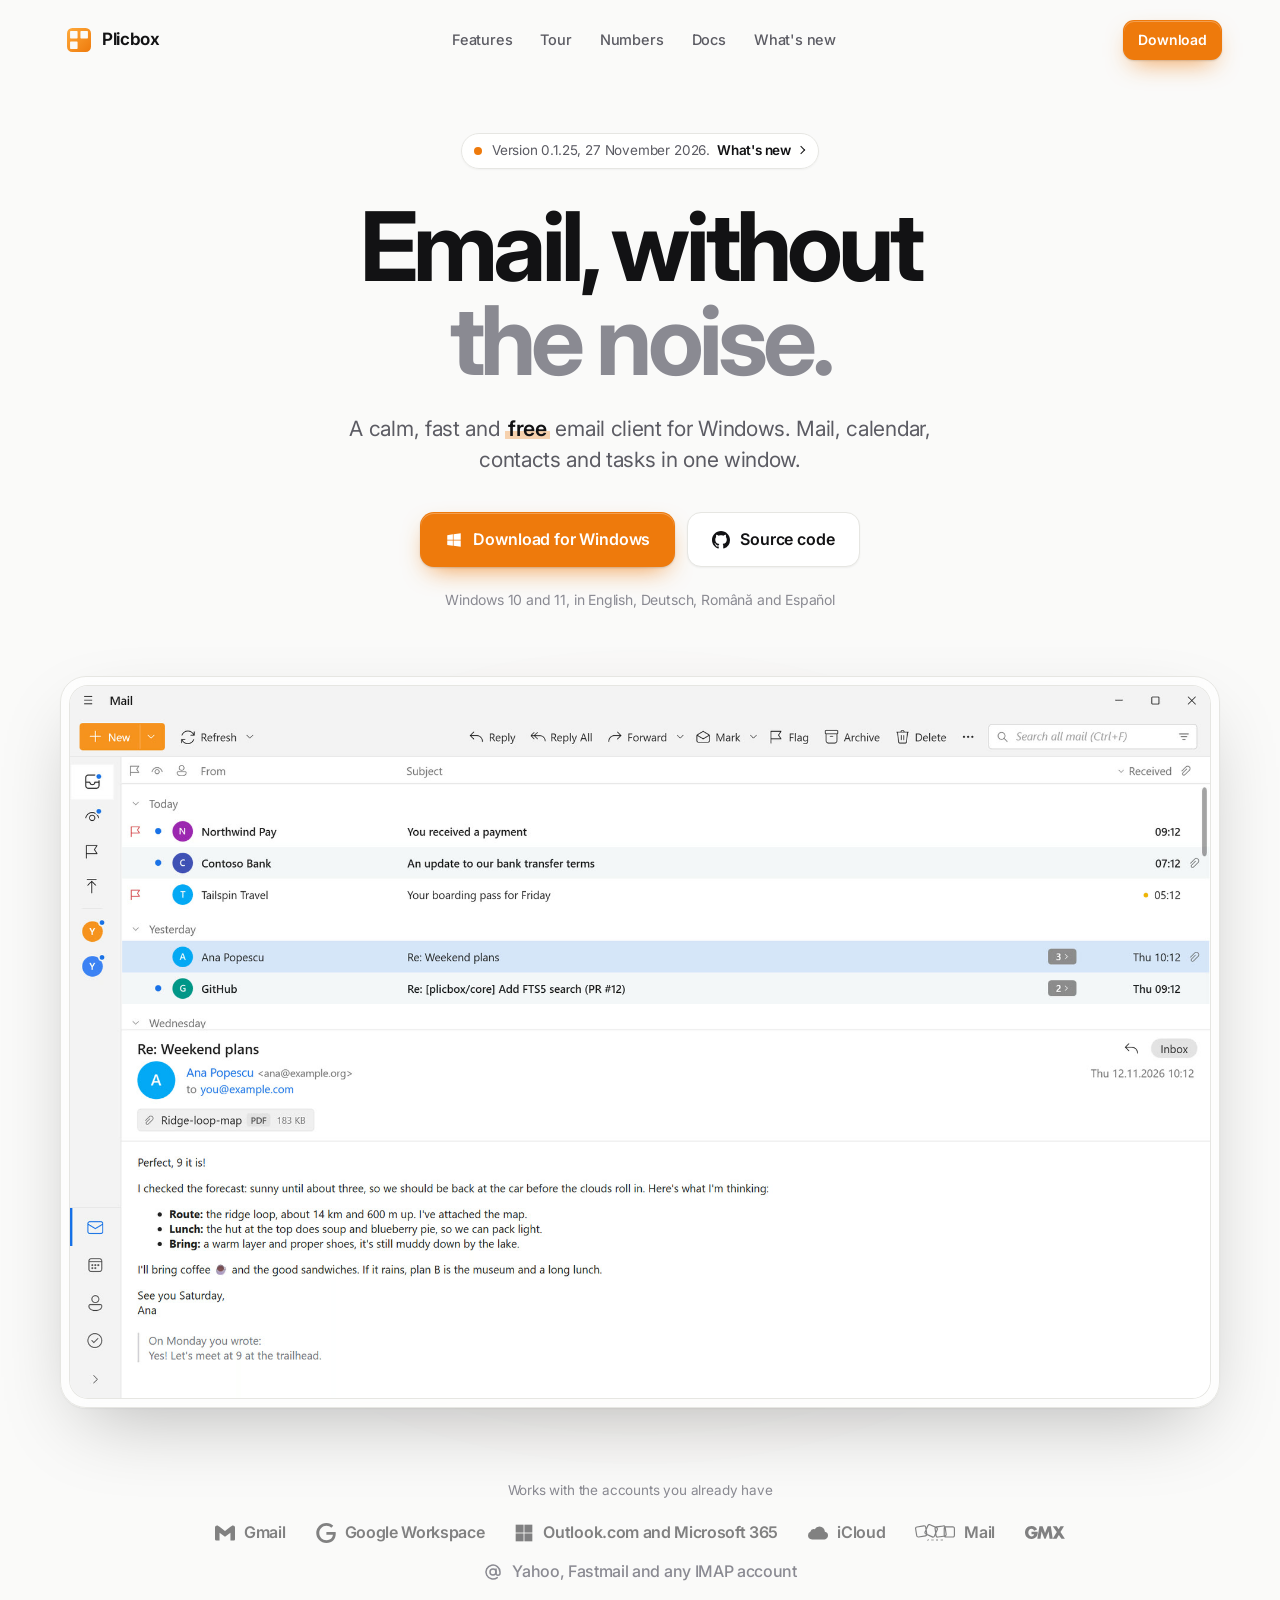
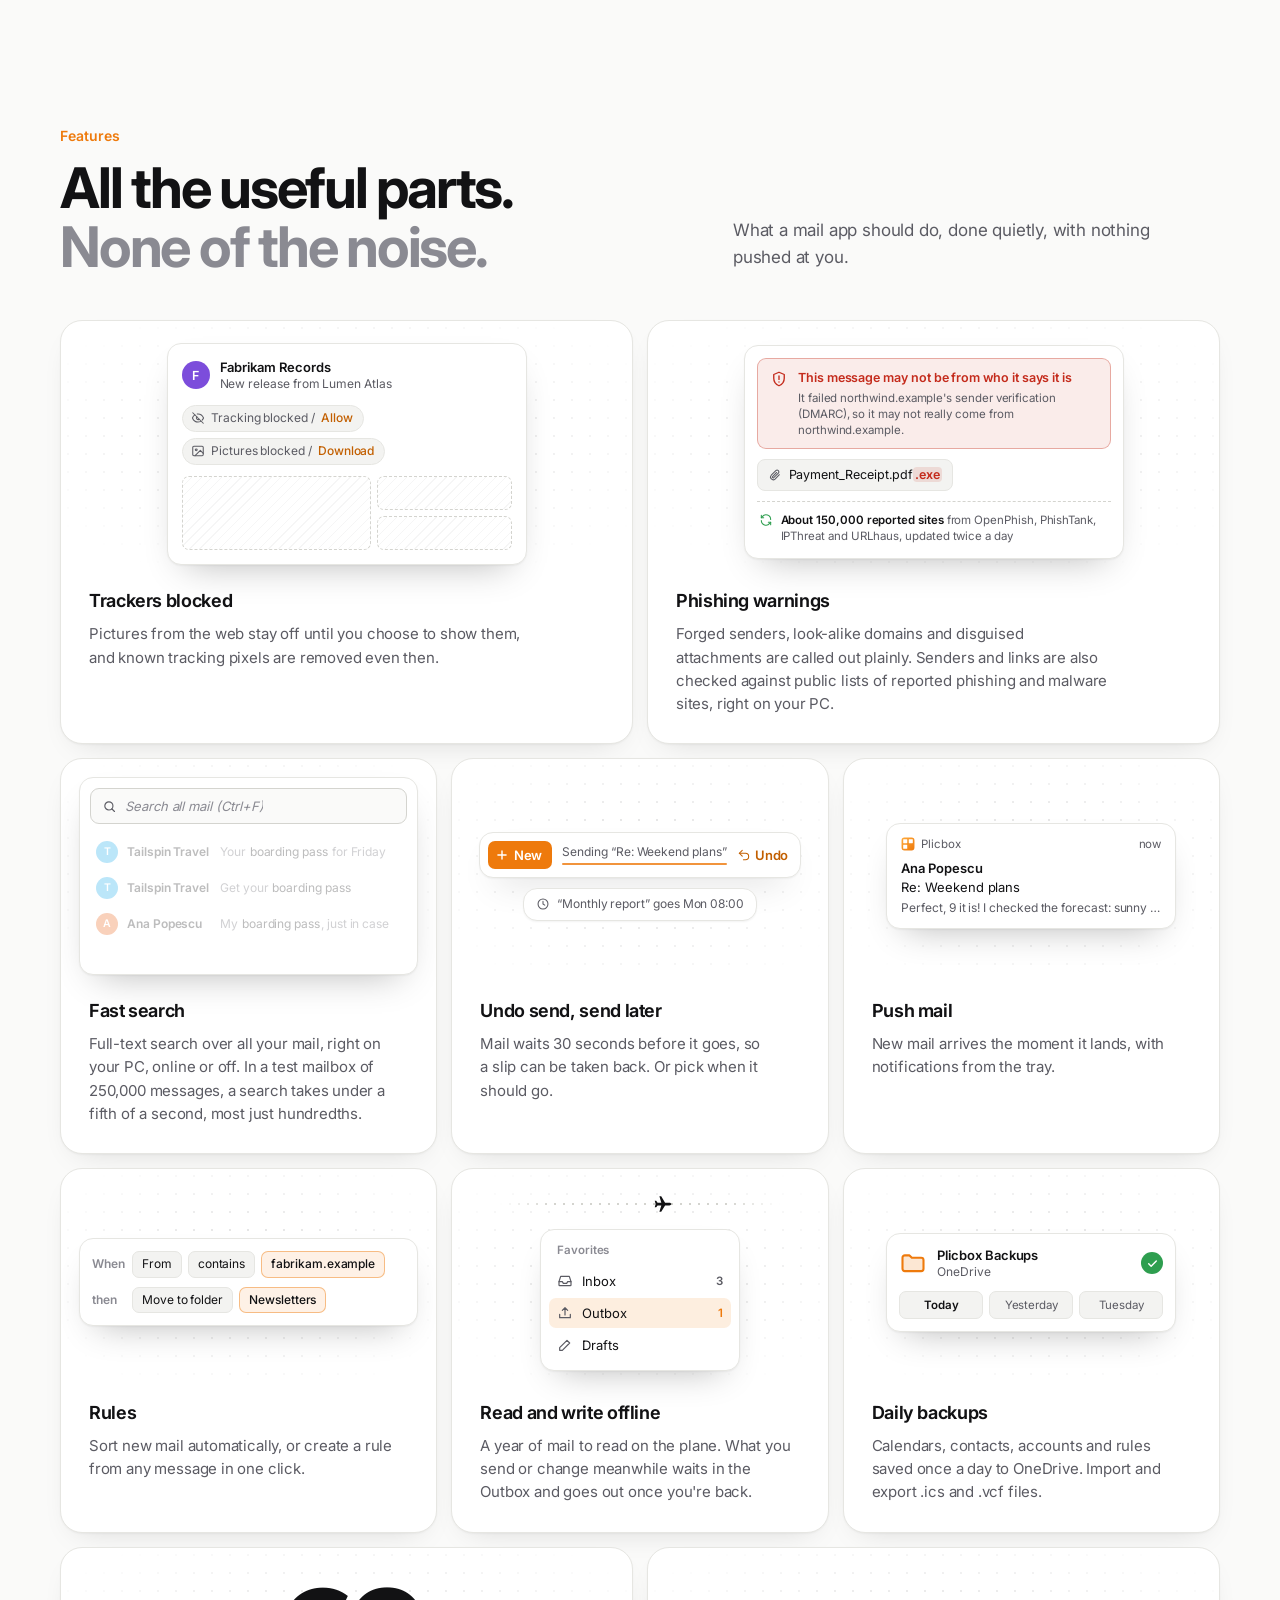
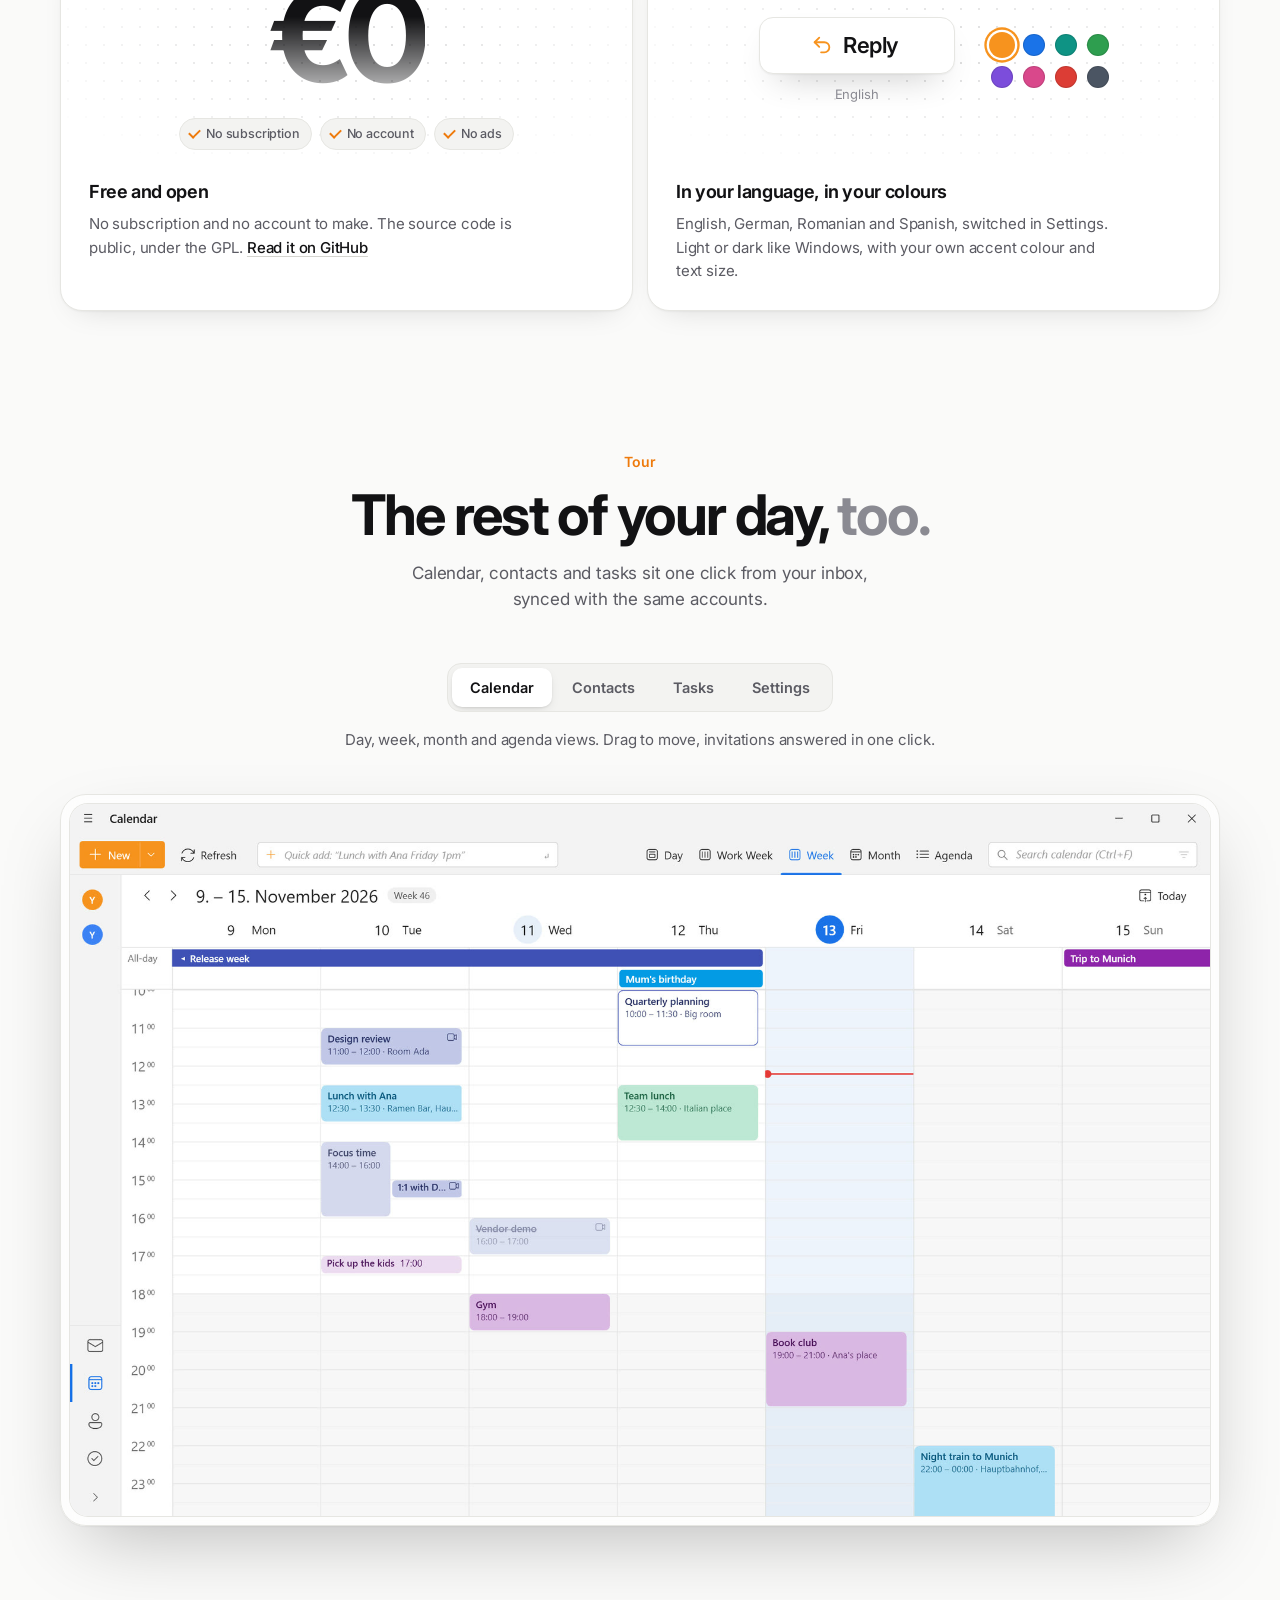
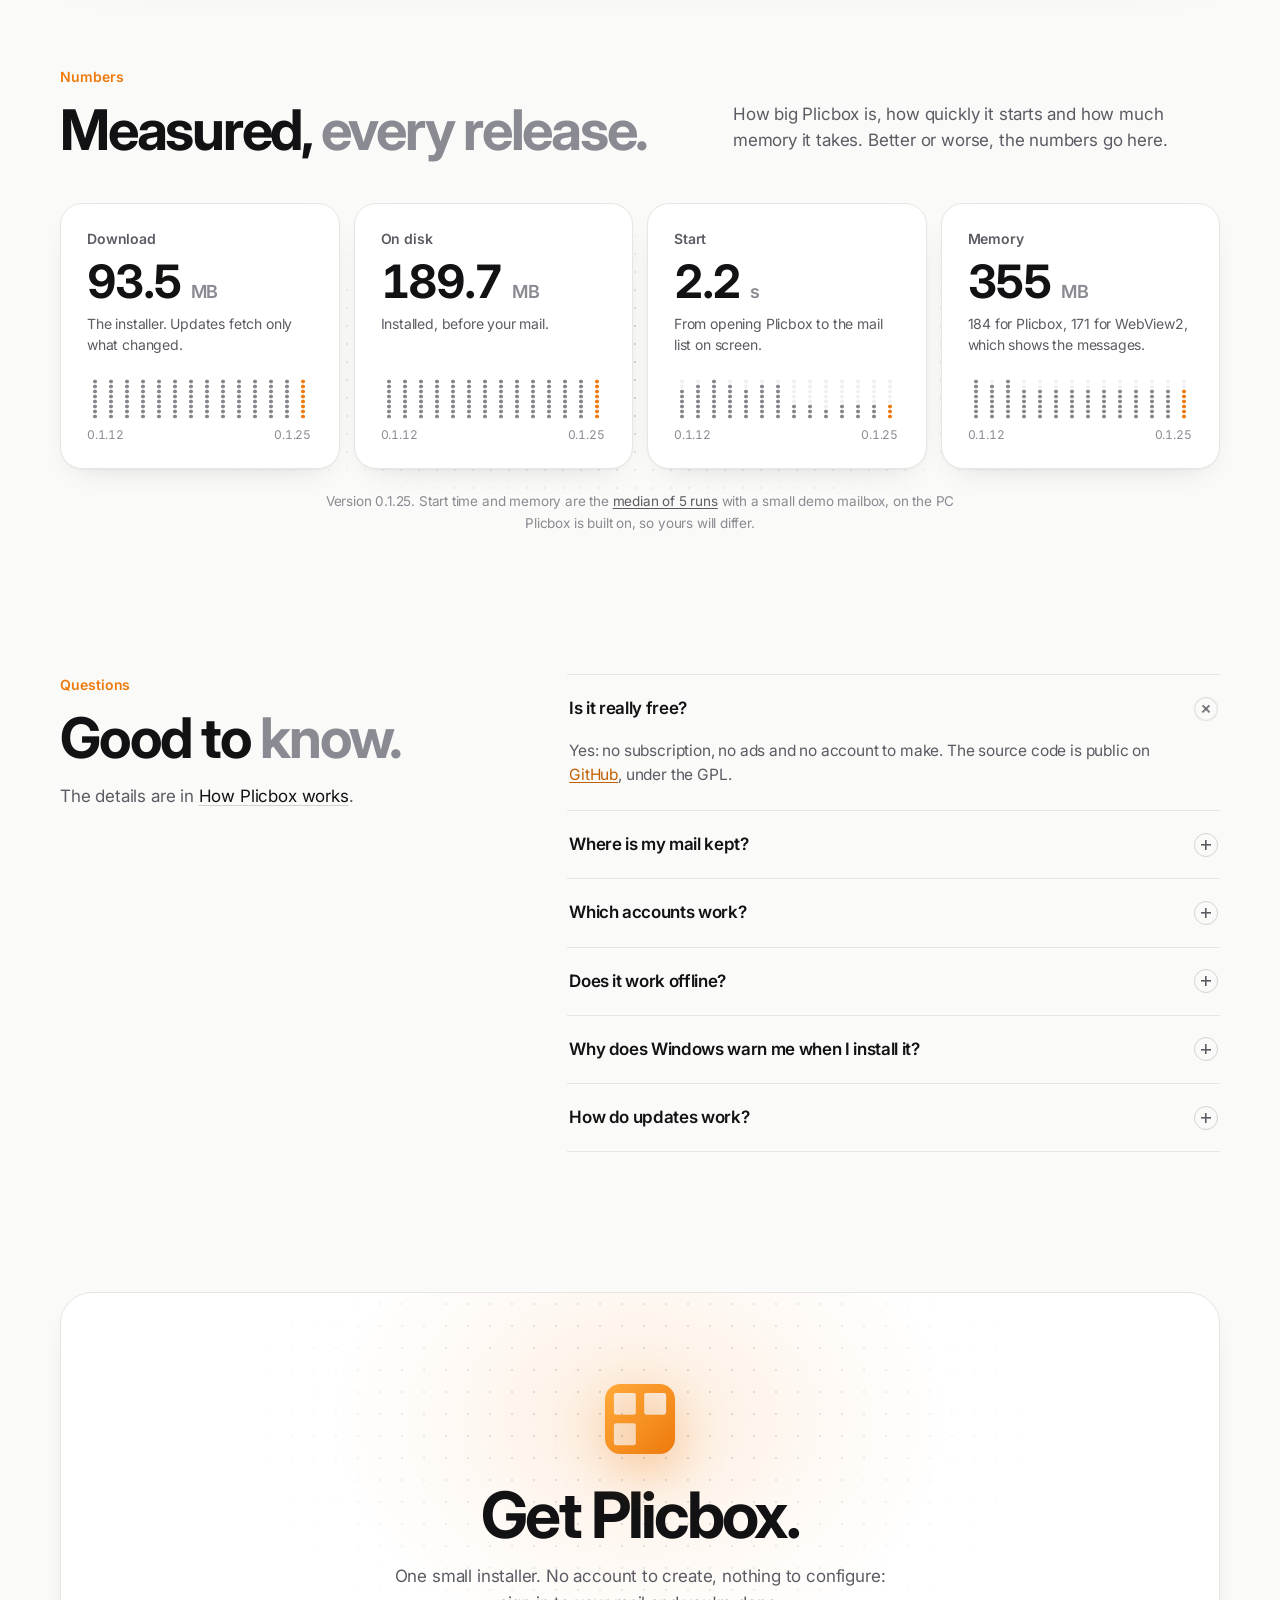
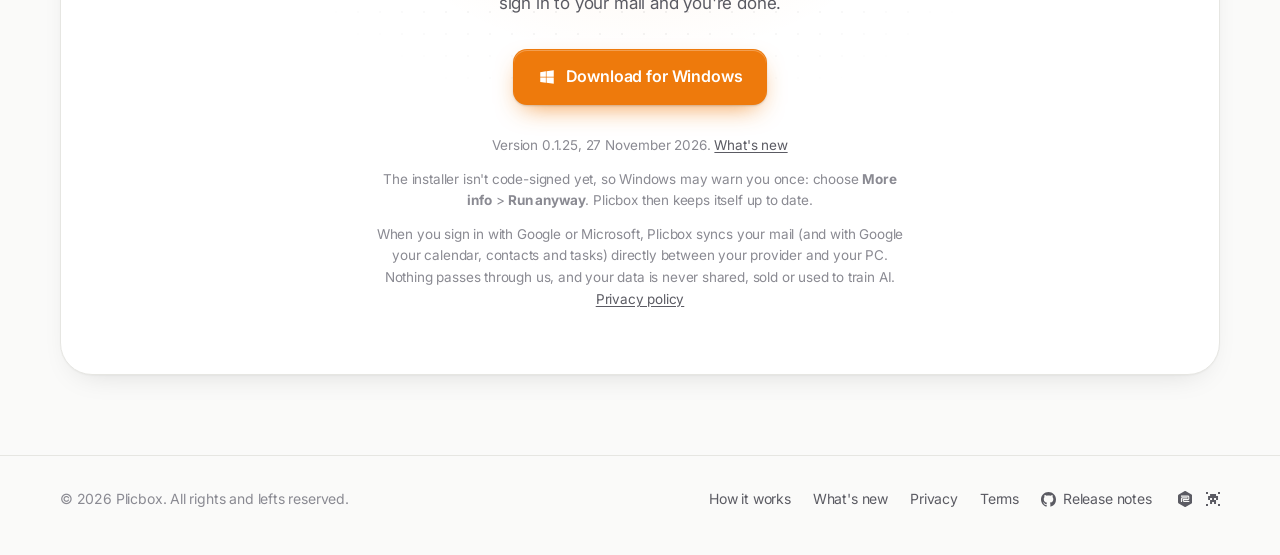
<file: site/index.html>
<!doctype html>
<html lang="en">
<head>
<meta charset="utf-8">
<meta name="viewport" content="width=device-width, initial-scale=1">
<title>Plicbox: email for Windows, without the noise</title>
<meta name="description" content="A calm, fast and free email client for Windows. Mail, calendar, contacts and tasks in one window. Your mail stays on your PC. In English, German, Romanian and Spanish.">
<meta name="color-scheme" content="light dark">
<meta name="theme-color" content="#fafaf9" media="(prefers-color-scheme: light)">
<meta name="theme-color" content="#0b0b0d" media="(prefers-color-scheme: dark)">
<link rel="canonical" href="https://plicbox.bogdanrosu.net/">
<meta property="og:type" content="website">
<meta property="og:site_name" content="Plicbox">
<meta property="og:url" content="https://plicbox.bogdanrosu.net/">
<meta property="og:title" content="Plicbox: email for Windows, without the noise">
<meta property="og:description" content="A calm, fast and free email client for Windows. Mail, calendar, contacts and tasks in one window.">
<meta property="og:image" content="https://plicbox.bogdanrosu.net/media/mail-light.png">
<meta property="og:image:width" content="2160">
<meta property="og:image:height" content="1350">
<meta name="twitter:card" content="summary_large_image">
<link rel="icon" href="favicon.ico" sizes="48x48">
<link rel="icon" href="icons/favicon.svg" type="image/svg+xml">
<link rel="apple-touch-icon" href="icons/apple-touch-icon.png">
<link rel="manifest" href="site.webmanifest">
<link rel="preload" href="fonts/inter-latin.woff2" as="font" type="font/woff2" crossorigin>
<link rel="stylesheet" href="css/base.css?v=2">
<link rel="stylesheet" href="css/home.css?v=2">
</head>
<body>

<header class="top" id="top">
  <div class="bar">
    <a class="brand" href="#"><img src="icons/favicon.svg" alt="" width="26" height="26">Plicbox</a>
    <nav aria-label="Sections">
      <a href="#features">Features</a>
      <a href="#tour">Tour</a>
      <a href="#numbers">Numbers</a>
      <a href="docs.html">Docs</a>
      <a href="changes.html">What's new</a>
    </nav>
    <a class="btn btn-primary btn-small" href="#download">Download</a>
  </div>
</header>

<main>
  <div class="backdrop" aria-hidden="true">
    <canvas id="dots"></canvas>
  </div>
  <div class="wrap">

    <section class="hero">
      <!-- The noise Plicbox leaves out: shown for a moment, struck through and cleared away (CSS only, wide screens). -->
      <div class="noise" aria-hidden="true">
        <span style="--x:1%;--y:4%;--i:0"><b><i>&#x2726;</i> Summarize with AI</b></span>
        <span class="r" style="--x:3%;--y:10%;--i:1"><b>Upgrade to Premium</b></span>
        <span style="--x:6%;--y:30%;--i:2"><b><i class="ad">Ad</i> Sponsored</b></span>
        <span class="r" style="--x:0%;--y:36%;--i:3"><b>1&#xD7;1 tracking pixel</b></span>
        <span style="--x:0%;--y:57%;--i:4"><b>Your trial ends in 3 days</b></span>
        <span class="r" style="--x:5%;--y:62%;--i:5"><b><i>&#x2605;&#x2605;&#x2605;&#x2605;&#x2605;</i> Rate us</b></span>
        <span style="--x:4%;--y:82%;--i:6"><b><i>&#x2726;</i> Try the new AI inbox</b></span>
        <span class="r" style="--x:1%;--y:86%;--i:7"><b>Sign up to continue</b></span>
      </div>

      <!-- The newest version, written by site/update-versions.ps1 when a release goes out -->
      <p class="badge"><span class="pulse" aria-hidden="true"></span><span><!-- version -->Version 0.1.25, 27 November 2026. <a href="changes.html">What's new</a><!-- /version --></span></p>
      <h1>Email, without<br><span>the noise.</span></h1>
      <p class="lede">A calm, fast and <mark>free</mark> email client for Windows. Mail, calendar, contacts and tasks in one window.</p>
      <div class="actions">
        <a class="btn btn-primary btn-large" href="https://github.com/bogdanspn/plicbox/releases/latest/download/Plicbox.App-win-Setup.exe">
          <svg viewBox="0 0 24 24" fill="currentColor" aria-hidden="true"><path d="M3 5.5 10.5 4.4v7.1H3zm0 13 7.5 1.1v-7H3zm8.4 1.2L21 21v-8.5h-9.6zm0-15.4v7.2H21V3z"/></svg>
          Download for Windows
        </a>
        <a class="btn btn-ghost btn-large" href="https://github.com/bogdanspn/plicbox">
          <svg viewBox="0 0 16 16" fill="currentColor" aria-hidden="true"><path d="M8 0C3.58 0 0 3.58 0 8c0 3.54 2.29 6.53 5.47 7.59.4.07.55-.17.55-.38 0-.19-.01-.82-.01-1.49-2.01.37-2.53-.49-2.69-.94-.09-.23-.48-.94-.82-1.13-.28-.15-.68-.52-.01-.53.63-.01 1.08.58 1.23.82.72 1.21 1.87.87 2.33.66.07-.52.28-.87.51-1.07-1.78-.2-3.64-.89-3.64-3.95 0-.87.31-1.59.82-2.15-.08-.2-.36-1.02.08-2.12 0 0 .67-.21 2.2.82.64-.18 1.32-.27 2-.27.68 0 1.36.09 2 .27 1.53-1.04 2.2-.82 2.2-.82.44 1.1.16 1.92.08 2.12.51.56.82 1.27.82 2.15 0 3.07-1.87 3.75-3.65 3.95.29.25.54.73.54 1.48 0 1.07-.01 1.93-.01 2.2 0 .21.15.46.55.38A8.013 8.013 0 0016 8c0-4.42-3.58-8-8-8z"/></svg>
          Source code
        </a>
      </div>
      <p class="meta">Windows 10 and 11, in <span lang="en">English</span>, <span lang="de">Deutsch</span>, <span lang="ro">Română</span> and <span lang="es">Español</span></p>
    </section>

    <div class="stage">
      <div class="frame hero-shot">
        <!-- Recorded from the app (--record-site): new mail arrives, then a reply is written and sent. -->
        <video data-name="hero" muted loop playsinline preload="auto" width="1920" height="1200"
          aria-label="Plicbox: a new email arrives, then a reply to Ana is typed and sent"></video>
        <!-- Straight after the element, so the first paint already shows the right theme's first frame. -->
        <script>document.querySelector('video[data-name="hero"]').poster = `media/hero-${matchMedia('(prefers-color-scheme: dark)').matches ? 'dark' : 'light'}.jpg`;</script>
      </div>
    </div>

    <section class="works" aria-label="Accounts that work">
      <p>Works with the accounts you already have</p>
      <!-- Logos from Simple Icons (CC0), Microsoft's four squares as in "Sign in with Microsoft"; the names and logos are their owners'. -->
      <ul>
        <li style="--brand:#ea4335"><svg viewBox="0 0 24 24" aria-hidden="true"><path d="M24 5.457v13.909c0 .904-.732 1.636-1.636 1.636h-3.819V11.73L12 16.64l-6.545-4.91v9.273H1.636A1.636 1.636 0 0 1 0 19.366V5.457c0-2.023 2.309-3.178 3.927-1.964L5.455 4.64 12 9.548l6.545-4.91 1.528-1.145C21.69 2.28 24 3.434 24 5.457z"/></svg>Gmail</li>
        <li style="--brand:#4285f4"><svg viewBox="0 0 24 24" aria-hidden="true"><path d="M12.48 10.92v3.28h7.84c-.24 1.84-.853 3.187-1.787 4.133-1.147 1.147-2.933 2.4-6.053 2.4-4.827 0-8.6-3.893-8.6-8.72s3.773-8.72 8.6-8.72c2.6 0 4.507 1.027 5.907 2.347l2.307-2.307C18.747 1.44 16.133 0 12.48 0 5.867 0 .307 5.387.307 12s5.56 12 12.173 12c3.573 0 6.267-1.173 8.373-3.36 2.16-2.16 2.84-5.213 2.84-7.667 0-.76-.053-1.467-.173-2.053H12.48z"/></svg>Google Workspace</li>
        <li class="ms"><svg viewBox="0 0 24 24" aria-hidden="true"><path d="M2 2h9.5v9.5H2z"/><path d="M12.5 2H22v9.5h-9.5z"/><path d="M2 12.5h9.5V22H2z"/><path d="M12.5 12.5H22V22h-9.5z"/></svg>Outlook.com and Microsoft 365</li>
        <li style="--brand:#3693f3"><svg viewBox="0 0 24 24" aria-hidden="true"><path d="M13.762 4.29a6.51 6.51 0 0 0-5.669 3.332 3.571 3.571 0 0 0-1.558-.36 3.571 3.571 0 0 0-3.516 3A4.918 4.918 0 0 0 0 14.796a4.918 4.918 0 0 0 4.92 4.914 4.93 4.93 0 0 0 .617-.045h14.42c2.305-.272 4.041-2.258 4.043-4.589v-.009a4.594 4.594 0 0 0-3.727-4.508 6.51 6.51 0 0 0-6.511-6.27z"/></svg>iCloud</li>
        <li class="wide" style="--brand:#e42527"><svg viewBox="0 6.9 24 10.2" role="img" aria-label="Zoho"><path d="M8.66 6.897a1.299 1.299 0 0 0-1.205.765l-.642 1.44-.062-.385A1.291 1.291 0 0 0 5.27 7.648l-4.185.678A1.291 1.291 0 0 0 .016 9.807l.678 4.18a1.293 1.293 0 0 0 1.27 1.087c.074 0 .143-.01.216-.017l4.18-.678c.436-.07.784-.351.96-.723l2.933 1.307a1.304 1.304 0 0 0 .988.026c.321-.12.575-.365.716-.678l.28-.629.038.276a1.297 1.297 0 0 0 1.455 1.103l3.712-.501a1.29 1.29 0 0 0 1.03.514h4.236c.713 0 1.29-.58 1.291-1.291V9.545c0-.712-.58-1.291-1.291-1.291h-4.236c-.079 0-.155.008-.23.022a1.309 1.309 0 0 0-.275-.288c-.275-.21-.614-.3-.958-.253l-4.197.571c-.155.021-.3.07-.432.14L9.159 7.01a1.27 1.27 0 0 0-.499-.113zm-.025.705c.077 0 .159.013.24.052l2.971 1.324c-.128.238-.18.508-.142.782l.357 2.596h.002l-.745 1.672a.59.59 0 0 1-.777.296l-3.107-1.385-.004-.041-.41-2.526L8.1 7.95a.589.589 0 0 1 .536-.348zm-3.159.733c.125 0 .245.039.343.112.13.09.21.227.237.382l.234 1.446-.56 1.259a1.27 1.27 0 0 0-.026.987c.12.322.364.575.678.717l.295.131a.585.585 0 0 1-.428.314l-4.185.678a.59.59 0 0 1-.674-.485l-.678-4.18a.588.588 0 0 1 .485-.674l4.185-.678c.03-.004.064-.01.094-.01zm11.705.09a.59.59 0 0 1 .415.173 1.287 1.287 0 0 0-.416.947v4.237c0 .033.003.065.005.097l-3.55.482a.586.586 0 0 1-.66-.502l-.191-1.403.899-2.017a1.29 1.29 0 0 0-.333-1.5l3.754-.51c.026-.004.051-.004.077-.004zm1.3.532h4.227c.326 0 .588.266.588.588v4.237a.589.589 0 0 1-.588.588h-4.237a.564.564 0 0 1-.12-.013c.47-.246.758-.765.684-1.318zm-5.988.309.254.113c.296.133.43.48.296.777l-.432.97-.207-1.465a.58.58 0 0 1 .09-.395zm5.39.538.453 3.325a.583.583 0 0 1-.453.65zM6.496 11.545l.17 1.052a.588.588 0 0 1-.293-.776zm3.985 4.344a.588.588 0 0 0-.612.603c0 .358.244.61.601.61a.582.582 0 0 0 .607-.608c0-.35-.242-.605-.596-.605zm5.545 0a.588.588 0 0 0-.612.603c0 .358.245.61.602.61a.582.582 0 0 0 .606-.608c0-.35-.24-.605-.596-.605zm-8.537.018a.047.047 0 0 0-.048.047v.085c0 .026.021.047.048.047h.52l-.623.9a.052.052 0 0 0-.009.027v.027c0 .026.021.047.048.047h.815a.047.047 0 0 0 .047-.047v-.085a.047.047 0 0 0-.047-.047h-.55l.606-.9a.05.05 0 0 0 .008-.026v-.028a.047.047 0 0 0-.047-.047zm5.303 0a.047.047 0 0 0-.047.047v1.086c0 .026.02.047.047.047h.135a.047.047 0 0 0 .047-.047v-.454h.545v.454c0 .026.02.047.047.047h.134a.047.047 0 0 0 .047-.047v-1.086a.047.047 0 0 0-.047-.047h-.134a.047.047 0 0 0-.047.047v.453h-.545v-.453a.047.047 0 0 0-.047-.047zm-2.324.164c.25 0 .372.194.372.425 0 .219-.109.425-.358.426-.242 0-.375-.197-.375-.419 0-.235.108-.432.36-.432zm5.545 0c.25 0 .372.194.372.425 0 .219-.108.425-.358.426-.242 0-.374-.197-.374-.419 0-.235.108-.432.36-.432z"/></svg>Mail</li>
        <li class="wide gmx" style="--brand:#1c449b"><svg viewBox="0 8.09 24 7.82" role="img" aria-label="GMX"><path d="M3.904 11.571v1.501H5.46c-.075.845-.712 1.274-1.539 1.274-1.255 0-1.934-1.157-1.934-2.3 0-1.118.65-2.317 1.906-2.317.77 0 1.321.468 1.586 1.166l1.812-.76C6.66 8.765 5.489 8.086 3.979 8.086 1.614 8.087 0 9.654 0 12.037c0 2.309 1.604 3.876 3.913 3.876 1.227 0 2.308-.439 3.025-1.44.651-.916.731-1.831.75-2.904zM13.65 8.3l-1.586 3.95-1.5-3.95H8.67l-1.255 7.392h1.91l.619-4.257h.019l1.695 4.257h.765l1.775-4.257h.024l.538 4.257h1.92L15.562 8.3zm7.708 3.473 2.086-3.475h-2.128l-1.11 1.767L19.012 8.3H16.68l2.459 3.47-2.46 3.922h2.333l1.33-2.223 1.576 2.223H24l-2.642-3.92"/></svg></li>
        <li class="any"><svg viewBox="0 0 24 24" aria-hidden="true"><circle cx="12" cy="12" r="3.6"/><path d="M15.6 8.4v5.1a2.4 2.4 0 0 0 4.8 0V12a8.4 8.4 0 1 0-3.3 6.7"/></svg>Yahoo, Fastmail and any IMAP account</li>
      </ul>
    </section>

    <section id="features">
      <header class="head">
        <p class="eyebrow">Features</p>
        <h2>All the useful parts. <span>None of the noise.</span></h2>
        <p>What a mail app should do, done quietly, with nothing pushed at you.</p>
      </header>

      <div class="bento">

        <article class="tile w6 trackers">
          <div class="viz" aria-hidden="true">
            <div class="ui mail">
              <div class="from"><span class="av" style="--c:#7c4ddb">F</span><span><b>Fabrikam Records</b><small>New release from Lumen Atlas</small></span></div>
              <div class="notes">
                <span class="note trk"><svg viewBox="0 0 24 24"><path d="M3 3l18 18"/><path d="M10.6 5.1Q11.3 5 12 5c5 0 8.5 4.5 9.5 7a13 13 0 0 1-2.4 3.6M6.6 6.6C4.4 8 3 10.2 2.5 12c1 2.5 4.5 7 9.5 7 1.7 0 3.2-.5 4.5-1.2"/><path d="M9.9 9.9a3 3 0 0 0 4.2 4.2"/></svg>Tracking blocked / <u>Allow</u></span>
                <span class="note pics"><svg viewBox="0 0 24 24"><rect x="3" y="4" width="18" height="16" rx="2"/><circle cx="9" cy="10" r="1.6"/><path d="m21 16-5-5-9 9"/></svg>Pictures blocked / <u>Download<svg class="pointer" viewBox="0 0 24 24"><path d="M5.5 3.5 18 11l-5.6 1.4L9.6 18z"/></svg></u></span>
              </div>
              <div class="blank"><span></span><span></span><span></span></div>
            </div>
          </div>
          <h3>Trackers blocked</h3>
          <p>Pictures from the web stay off until you choose to show them, and known tracking pixels are removed even then.</p>
        </article>

        <article class="tile w6 phish">
          <div class="viz" aria-hidden="true">
            <div class="ui warn">
              <div class="banners">
                <div class="banner on">
                  <svg viewBox="0 0 24 24"><path d="M12 3l7 3v5c0 4.5-3 8.3-7 10-4-1.7-7-5.5-7-10V6z"/><path d="M12 8v4.5M12 16h.01"/></svg>
                  <span><b>This message may not be from who it says it is</b><small>It failed northwind.example's sender verification (DMARC), so it may not really come from northwind.example.</small></span>
                </div>
                <div class="banner">
                  <svg viewBox="0 0 24 24"><path d="M12 3l7 3v5c0 4.5-3 8.3-7 10-4-1.7-7-5.5-7-10V6z"/><path d="M12 8v4.5M12 16h.01"/></svg>
                  <span><b>This message links to a reported phishing site</b><small>A link in it goes to northwind-verify.example, which is on public lists of reported phishing sites. Don't open it or enter anything there.</small></span>
                </div>
              </div>
              <div class="file"><svg viewBox="0 0 24 24"><path d="m19.5 11.5-7.4 7.4a4.6 4.6 0 0 1-6.5-6.5l7.8-7.8a3 3 0 0 1 4.3 4.3l-7.8 7.8a1.5 1.5 0 0 1-2.1-2.1l7-7"/></svg><span>Payment_Receipt.pdf<em>.exe</em></span></div>
              <div class="lists">
                <svg viewBox="0 0 24 24"><path d="M20 11a8 8 0 0 0-14.3-4.9L4 8"/><path d="M4 4v4h4"/><path d="M4 13a8 8 0 0 0 14.3 4.9L20 16"/><path d="M20 20v-4h-4"/></svg>
                <span><b>About 150,000 reported sites</b> from OpenPhish, PhishTank, IPThreat and URLhaus, updated twice a day</span>
              </div>
            </div>
          </div>
          <h3>Phishing warnings</h3>
          <p>Forged senders, look-alike domains and disguised attachments are called out plainly. Senders and links are also checked against public lists of reported phishing and malware sites, right on your PC.</p>
        </article>

        <article class="tile w4 search">
          <div class="viz" aria-hidden="true">
            <div class="ui finder">
              <div class="field"><svg viewBox="0 0 24 24"><circle cx="11" cy="11" r="6.5"/><path d="m20 20-4.4-4.4"/></svg><span class="q" data-type="boarding pass"><span class="hint">Search all mail (Ctrl+F)</span></span></div>
              <ul class="hits">
                <li><span class="av" style="--c:#0ea5e9">T</span><b>Tailspin Travel</b><span>Your <mark>boarding pass</mark> for Friday</span></li>
                <li><span class="av" style="--c:#0ea5e9">T</span><b>Tailspin Travel</b><span>Get your <mark>boarding pass</mark></span></li>
                <li><span class="av" style="--c:#e8590c">A</span><b>Ana Popescu</b><span>My <mark>boarding pass</mark>, just in case</span></li>
              </ul>
              <span class="took"><svg viewBox="0 0 24 24"><circle cx="12" cy="13.5" r="7.5"/><path d="M12 13.5V10M10 3h4M18.5 7l1.3-1.3"/></svg>250,000 messages searched in <b>0.013 s</b></span>
            </div>
          </div>
          <h3>Fast search</h3>
          <p>Full-text search over all your mail, right on your PC, online or off. In a test mailbox of 250,000 messages, a search takes under a fifth of a second, most just hundredths.</p>
        </article>

        <article class="tile w4 undo">
          <div class="viz" aria-hidden="true">
            <div class="stack">
              <div class="ui toolbar">
                <span class="new"><svg viewBox="0 0 24 24"><path d="M12 5v14M5 12h14"/></svg>New</span>
                <span class="sending">Sending &#x201C;Re: Weekend plans&#x201D;<i></i></span>
                <span class="link"><svg viewBox="0 0 24 24"><path d="M9 14 4 9l5-5"/><path d="M4 9h10.5a5.5 5.5 0 0 1 0 11H11"/></svg>Undo</span>
              </div>
              <div class="ui later"><svg viewBox="0 0 24 24"><circle cx="12" cy="12" r="8.5"/><path d="M12 7.5V12l3 2"/></svg>&#x201C;Monthly report&#x201D; goes Mon 08:00</div>
            </div>
          </div>
          <h3>Undo send, send later</h3>
          <p>Mail waits 30 seconds before it goes, so a slip can be taken back. Or pick when it should go.</p>
        </article>

        <article class="tile w4 push">
          <div class="viz" aria-hidden="true">
            <div class="ui toast">
              <span class="app"><img src="icons/favicon.svg" alt="" width="14" height="14">Plicbox<span>now</span></span>
              <b>Ana Popescu</b>
              <span>Re: Weekend plans</span>
              <small>Perfect, 9 it is! I checked the forecast: sunny until about three.</small>
            </div>
          </div>
          <h3>Push mail</h3>
          <p>New mail arrives the moment it lands, with notifications from the tray.</p>
        </article>

        <article class="tile w4 rules">
          <div class="viz" aria-hidden="true">
            <div class="ui rule">
              <span class="line"><span class="kw">When</span><span class="pill">From</span><span class="pill">contains</span><span class="pill val">fabrikam.example</span></span>
              <span class="line"><span class="kw">then</span><span class="pill">Move to folder</span><span class="pill val">Newsletters</span></span>
            </div>
          </div>
          <h3>Rules</h3>
          <p>Sort new mail automatically, or create a rule from any message in one click.</p>
        </article>

        <article class="tile w4 offline">
          <div class="viz" aria-hidden="true">
            <div class="sky"><i><svg class="plane" viewBox="0 0 24 24"><path d="M12 2.5c.9 0 1.5 1 1.5 2.2v4.6l7 4.2v2l-7-2.1v4.1l2 1.5v1.6L12 19.6l-3.5 1v-1.6l2-1.5v-4.1l-7 2.1v-2l7-4.2V4.7c0-1.2.6-2.2 1.5-2.2z"/></svg></i></div>
            <div class="ui side">
              <small>Favorites</small>
              <span class="row"><svg viewBox="0 0 24 24"><path d="M3 13h5l1.5 2.5h5L16 13h5"/><path d="M5.5 5h13l2.5 8v5a1 1 0 0 1-1 1H4a1 1 0 0 1-1-1v-5z"/></svg>Inbox<em>3</em></span>
              <span class="row on"><svg viewBox="0 0 24 24"><path d="M4 14v5h16v-5"/><path d="M12 15V4M8 8l4-4 4 4"/></svg>Outbox<em>1</em></span>
              <span class="row"><svg viewBox="0 0 24 24"><path d="M4 20h4L19 9l-4-4L4 16z"/></svg>Drafts</span>
            </div>
          </div>
          <h3>Read and write offline</h3>
          <p>A year of mail to read on the plane. What you send or change meanwhile waits in the Outbox and goes out once you're back.</p>
        </article>

        <article class="tile w4 backup">
          <div class="viz" aria-hidden="true">
            <div class="ui saved">
              <span class="folder"><svg viewBox="0 0 24 24"><path d="M3 7.5a2 2 0 0 1 2-2h4l2 2h8a2 2 0 0 1 2 2V17a2 2 0 0 1-2 2H5a2 2 0 0 1-2-2z"/></svg><span><b>Plicbox Backups</b><small>OneDrive</small></span><span class="ok"><svg viewBox="0 0 24 24"><path d="m5 12.5 4.5 4.5L19 7.5"/></svg></span></span>
              <span class="days"><i>Today</i><i>Yesterday</i><i>Tuesday</i></span>
            </div>
          </div>
          <h3>Daily backups</h3>
          <p>Calendars, contacts, accounts and rules saved once a day to OneDrive. Import and export .ics and .vcf files.</p>
        </article>

        <article class="tile w6 free">
          <div class="viz" aria-hidden="true">
            <div class="price">
              <span class="zero"><span class="cur"><span class="reel"><b>&#x20AC;</b></span></span><b>0</b></span>
              <span class="pills"><span>No subscription</span><span>No account</span><span>No ads</span></span>
            </div>
          </div>
          <h3>Free and open</h3>
          <p>No subscription and no account to make. The source code is public, under the GPL. <a href="https://github.com/bogdanspn/plicbox">Read it on GitHub</a></p>
        </article>

        <article class="tile w6 lang">
          <div class="viz" aria-hidden="true">
            <div class="say">
              <span class="ui reply"><svg viewBox="0 0 24 24"><path d="M9 14 4 9l5-5"/><path d="M4 9h10.5a5.5 5.5 0 0 1 0 11H11"/></svg><span class="word">Reply</span></span>
              <small class="tongue">English</small>
            </div>
            <span class="swatches"><i style="--c:#f7931e"></i><i style="--c:#1a73e8"></i><i style="--c:#0e9384"></i><i style="--c:#2e9e4f"></i><i style="--c:#7c4ddb"></i><i style="--c:#d9488b"></i><i style="--c:#dc3d35"></i><i style="--c:#4b5563"></i></span>
          </div>
          <h3>In your language, in your colours</h3>
          <p>English, German, Romanian and Spanish, switched in Settings. Light or dark like Windows, with your own accent colour and text size.</p>
        </article>

      </div>
    </section>

    <section id="tour">
      <header class="head center">
        <p class="eyebrow">Tour</p>
        <h2>The rest of your day, <span>too.</span></h2>
        <p>Calendar, contacts and tasks sit one click from your inbox, synced with the same accounts.</p>
      </header>

      <div class="tabs" role="tablist" aria-label="Modules">
        <span class="thumb" aria-hidden="true"></span>
        <button role="tab" id="t-calendar" aria-controls="p-calendar" aria-selected="true">Calendar</button>
        <button role="tab" id="t-contacts" aria-controls="p-contacts" aria-selected="false" tabindex="-1">Contacts</button>
        <button role="tab" id="t-tasks" aria-controls="p-tasks" aria-selected="false" tabindex="-1">Tasks</button>
        <button role="tab" id="t-settings" aria-controls="p-settings" aria-selected="false" tabindex="-1">Settings</button>
      </div>
      <p class="tab-caption" id="caption" aria-live="polite">Day, week, month and agenda views. Drag to move, invitations answered in one click.</p>

      <div class="panel frame" role="tabpanel" id="p-calendar" aria-labelledby="t-calendar" data-caption="Day, week, month and agenda views. Drag to move, invitations answered in one click.">
        <video data-name="video-calendar" muted loop playsinline preload="none" width="1920" height="1200"
          aria-label="The Plicbox calendar in week view: “Coffee with Mia Friday 3pm” typed into Quick add appears on Friday"></video>
      </div>
      <div class="panel frame" role="tabpanel" id="p-contacts" aria-labelledby="t-contacts" hidden data-caption="Your address book plus everyone you write to, with smart lists like Keep in touch.">
        <video data-name="video-contacts" muted loop playsinline preload="none" width="1920" height="1200"
          aria-label="Plicbox contacts: the Keep in touch list shows a colleague you haven't written to in three months"></video>
      </div>
      <div class="panel frame" role="tabpanel" id="p-tasks" aria-labelledby="t-tasks" hidden data-caption="Today, lists and due dates. Turn any email into a task, add one by just typing.">
        <video data-name="video-tasks" muted loop playsinline preload="none" width="1920" height="1200"
          aria-label="Plicbox tasks: a task is typed into Today, then ticked off"></video>
      </div>
      <div class="panel frame" role="tabpanel" id="p-settings" aria-labelledby="t-settings" hidden data-caption="Make it yours: light or dark, accent colour, font and text size, when mail counts as read, your work week and reminders, and whose pictures load or mail stays out.">
        <video data-name="video-settings" muted loop playsinline preload="none" width="1920" height="1200"
          aria-label="The Plicbox Settings window, going through its pages: General, Appearance, Mail, Calendar and Senders"></video>
      </div>
    </section>

    <section class="perf" id="numbers">
      <header class="head">
        <p class="eyebrow">Numbers</p>
        <h2>Measured, <span>every release.</span></h2>
        <p>How big Plicbox is, how quickly it starts and how much memory it takes. Better or worse, the numbers go here.</p>
      </header>
      <!-- perf: written by site/update-versions.ps1 from perf/history.csv; edits between these lines are replaced -->
      <div class="numbers">
        <div><h3>Download</h3><p class="figure">93.5 <span>MB</span></p><p>The installer. Updates fetch only what changed.</p><svg class="columns" style="--cols:14" viewBox="0 0 224 40" width="224" height="40" role="img" aria-label="Installer size: 93.2 MB in 0.1.12, 93.5 MB in 0.1.25"><rect class="grid" width="224" height="40"/><g style="--i:0"><title>0.1.12: 93.2 MB</title><rect class="hit" x="0" width="16" height="40"/><rect class="col" x="0" y="0" width="16" height="40"/></g><g style="--i:1"><title>0.1.13: 93.3 MB</title><rect class="hit" x="16" width="16" height="40"/><rect class="col" x="16" y="0" width="16" height="40"/></g><g style="--i:2"><title>0.1.14: 93.3 MB</title><rect class="hit" x="32" width="16" height="40"/><rect class="col" x="32" y="0" width="16" height="40"/></g><g style="--i:3"><title>0.1.15: 93.3 MB</title><rect class="hit" x="48" width="16" height="40"/><rect class="col" x="48" y="0" width="16" height="40"/></g><g style="--i:4"><title>0.1.16: 93.3 MB</title><rect class="hit" x="64" width="16" height="40"/><rect class="col" x="64" y="0" width="16" height="40"/></g><g style="--i:5"><title>0.1.17: 93.3 MB</title><rect class="hit" x="80" width="16" height="40"/><rect class="col" x="80" y="0" width="16" height="40"/></g><g style="--i:6"><title>0.1.18: 93.4 MB</title><rect class="hit" x="96" width="16" height="40"/><rect class="col" x="96" y="0" width="16" height="40"/></g><g style="--i:7"><title>0.1.19: 93.4 MB</title><rect class="hit" x="112" width="16" height="40"/><rect class="col" x="112" y="0" width="16" height="40"/></g><g style="--i:8"><title>0.1.20: 93.4 MB</title><rect class="hit" x="128" width="16" height="40"/><rect class="col" x="128" y="0" width="16" height="40"/></g><g style="--i:9"><title>0.1.21: 93.4 MB</title><rect class="hit" x="144" width="16" height="40"/><rect class="col" x="144" y="0" width="16" height="40"/></g><g style="--i:10"><title>0.1.22: 93.4 MB</title><rect class="hit" x="160" width="16" height="40"/><rect class="col" x="160" y="0" width="16" height="40"/></g><g style="--i:11"><title>0.1.23: 93.4 MB</title><rect class="hit" x="176" width="16" height="40"/><rect class="col" x="176" y="0" width="16" height="40"/></g><g style="--i:12"><title>0.1.24: 93.5 MB</title><rect class="hit" x="192" width="16" height="40"/><rect class="col" x="192" y="0" width="16" height="40"/></g><g class="now" style="--i:13"><title>0.1.25: 93.5 MB</title><rect class="hit" x="208" width="16" height="40"/><rect class="col" x="208" y="0" width="16" height="40"/></g></svg><span class="range" style="width:224px"><span>0.1.12</span><span>0.1.25</span></span></div>
        <div><h3>On disk</h3><p class="figure">189.7 <span>MB</span></p><p>Installed, before your mail.</p><svg class="columns" style="--cols:14" viewBox="0 0 224 40" width="224" height="40" role="img" aria-label="Installed size: 189.1 MB in 0.1.12, 189.7 MB in 0.1.25"><rect class="grid" width="224" height="40"/><g style="--i:0"><title>0.1.12: 189.1 MB</title><rect class="hit" x="0" width="16" height="40"/><rect class="col" x="0" y="0" width="16" height="40"/></g><g style="--i:1"><title>0.1.13: 189.3 MB</title><rect class="hit" x="16" width="16" height="40"/><rect class="col" x="16" y="0" width="16" height="40"/></g><g style="--i:2"><title>0.1.14: 189.3 MB</title><rect class="hit" x="32" width="16" height="40"/><rect class="col" x="32" y="0" width="16" height="40"/></g><g style="--i:3"><title>0.1.15: 189.4 MB</title><rect class="hit" x="48" width="16" height="40"/><rect class="col" x="48" y="0" width="16" height="40"/></g><g style="--i:4"><title>0.1.16: 189.4 MB</title><rect class="hit" x="64" width="16" height="40"/><rect class="col" x="64" y="0" width="16" height="40"/></g><g style="--i:5"><title>0.1.17: 189.5 MB</title><rect class="hit" x="80" width="16" height="40"/><rect class="col" x="80" y="0" width="16" height="40"/></g><g style="--i:6"><title>0.1.18: 189.5 MB</title><rect class="hit" x="96" width="16" height="40"/><rect class="col" x="96" y="0" width="16" height="40"/></g><g style="--i:7"><title>0.1.19: 189.5 MB</title><rect class="hit" x="112" width="16" height="40"/><rect class="col" x="112" y="0" width="16" height="40"/></g><g style="--i:8"><title>0.1.20: 189.6 MB</title><rect class="hit" x="128" width="16" height="40"/><rect class="col" x="128" y="0" width="16" height="40"/></g><g style="--i:9"><title>0.1.21: 189.7 MB</title><rect class="hit" x="144" width="16" height="40"/><rect class="col" x="144" y="0" width="16" height="40"/></g><g style="--i:10"><title>0.1.22: 189.7 MB</title><rect class="hit" x="160" width="16" height="40"/><rect class="col" x="160" y="0" width="16" height="40"/></g><g style="--i:11"><title>0.1.23: 189.7 MB</title><rect class="hit" x="176" width="16" height="40"/><rect class="col" x="176" y="0" width="16" height="40"/></g><g style="--i:12"><title>0.1.24: 189.7 MB</title><rect class="hit" x="192" width="16" height="40"/><rect class="col" x="192" y="0" width="16" height="40"/></g><g class="now" style="--i:13"><title>0.1.25: 189.7 MB</title><rect class="hit" x="208" width="16" height="40"/><rect class="col" x="208" y="0" width="16" height="40"/></g></svg><span class="range" style="width:224px"><span>0.1.12</span><span>0.1.25</span></span></div>
        <div><h3>Start</h3><p class="figure">2.2 <span>s</span></p><p>From opening Plicbox to the mail list on screen.</p><svg class="columns" style="--cols:14" viewBox="0 0 224 40" width="224" height="40" role="img" aria-label="Start time: 5.0 s in 0.1.12, 2.2 s in 0.1.25"><rect class="grid" width="224" height="40"/><g style="--i:0"><title>0.1.12: 5.0 s</title><rect class="hit" x="0" width="16" height="40"/><rect class="col" x="0" y="10" width="16" height="30"/></g><g style="--i:1"><title>0.1.13: 5.7 s</title><rect class="hit" x="16" width="16" height="40"/><rect class="col" x="16" y="5" width="16" height="35"/></g><g style="--i:2"><title>0.1.14: 6.5 s</title><rect class="hit" x="32" width="16" height="40"/><rect class="col" x="32" y="0" width="16" height="40"/></g><g style="--i:3"><title>0.1.15: 6.0 s</title><rect class="hit" x="48" width="16" height="40"/><rect class="col" x="48" y="5" width="16" height="35"/></g><g style="--i:4"><title>0.1.16: 4.9 s</title><rect class="hit" x="64" width="16" height="40"/><rect class="col" x="64" y="10" width="16" height="30"/></g><g style="--i:5"><title>0.1.17: 6.0 s</title><rect class="hit" x="80" width="16" height="40"/><rect class="col" x="80" y="5" width="16" height="35"/></g><g style="--i:6"><title>0.1.18: 5.3 s</title><rect class="hit" x="96" width="16" height="40"/><rect class="col" x="96" y="5" width="16" height="35"/></g><g style="--i:7"><title>0.1.19: 2.3 s</title><rect class="hit" x="112" width="16" height="40"/><rect class="col" x="112" y="25" width="16" height="15"/></g><g style="--i:8"><title>0.1.20: 2.0 s</title><rect class="hit" x="128" width="16" height="40"/><rect class="col" x="128" y="25" width="16" height="15"/></g><g style="--i:9"><title>0.1.21: 1.9 s</title><rect class="hit" x="144" width="16" height="40"/><rect class="col" x="144" y="30" width="16" height="10"/></g><g style="--i:10"><title>0.1.22: 2.2 s</title><rect class="hit" x="160" width="16" height="40"/><rect class="col" x="160" y="25" width="16" height="15"/></g><g style="--i:11"><title>0.1.23: 2.2 s</title><rect class="hit" x="176" width="16" height="40"/><rect class="col" x="176" y="25" width="16" height="15"/></g><g style="--i:12"><title>0.1.24: 2.3 s</title><rect class="hit" x="192" width="16" height="40"/><rect class="col" x="192" y="25" width="16" height="15"/></g><g class="now" style="--i:13"><title>0.1.25: 2.2 s</title><rect class="hit" x="208" width="16" height="40"/><rect class="col" x="208" y="25" width="16" height="15"/></g></svg><span class="range" style="width:224px"><span>0.1.12</span><span>0.1.25</span></span></div>
        <div><h3>Memory</h3><p class="figure">355 <span>MB</span></p><p>184 for Plicbox, 171 for WebView2, which shows the messages.</p><svg class="columns" style="--cols:14" viewBox="0 0 224 40" width="224" height="40" role="img" aria-label="Memory: 440 MB in 0.1.12, 355 MB in 0.1.25"><rect class="grid" width="224" height="40"/><g style="--i:0"><title>0.1.12: 440 MB</title><rect class="hit" x="0" width="16" height="40"/><rect class="col" x="0" y="0" width="16" height="40"/></g><g style="--i:1"><title>0.1.13: 372 MB</title><rect class="hit" x="16" width="16" height="40"/><rect class="col" x="16" y="5" width="16" height="35"/></g><g style="--i:2"><title>0.1.14: 423 MB</title><rect class="hit" x="32" width="16" height="40"/><rect class="col" x="32" y="0" width="16" height="40"/></g><g style="--i:3"><title>0.1.15: 342 MB</title><rect class="hit" x="48" width="16" height="40"/><rect class="col" x="48" y="10" width="16" height="30"/></g><g style="--i:4"><title>0.1.16: 340 MB</title><rect class="hit" x="64" width="16" height="40"/><rect class="col" x="64" y="10" width="16" height="30"/></g><g style="--i:5"><title>0.1.17: 341 MB</title><rect class="hit" x="80" width="16" height="40"/><rect class="col" x="80" y="10" width="16" height="30"/></g><g style="--i:6"><title>0.1.18: 328 MB</title><rect class="hit" x="96" width="16" height="40"/><rect class="col" x="96" y="10" width="16" height="30"/></g><g style="--i:7"><title>0.1.19: 336 MB</title><rect class="hit" x="112" width="16" height="40"/><rect class="col" x="112" y="10" width="16" height="30"/></g><g style="--i:8"><title>0.1.20: 347 MB</title><rect class="hit" x="128" width="16" height="40"/><rect class="col" x="128" y="10" width="16" height="30"/></g><g style="--i:9"><title>0.1.21: 331 MB</title><rect class="hit" x="144" width="16" height="40"/><rect class="col" x="144" y="10" width="16" height="30"/></g><g style="--i:10"><title>0.1.22: 335 MB</title><rect class="hit" x="160" width="16" height="40"/><rect class="col" x="160" y="10" width="16" height="30"/></g><g style="--i:11"><title>0.1.23: 341 MB</title><rect class="hit" x="176" width="16" height="40"/><rect class="col" x="176" y="10" width="16" height="30"/></g><g style="--i:12"><title>0.1.24: 335 MB</title><rect class="hit" x="192" width="16" height="40"/><rect class="col" x="192" y="10" width="16" height="30"/></g><g class="now" style="--i:13"><title>0.1.25: 355 MB</title><rect class="hit" x="208" width="16" height="40"/><rect class="col" x="208" y="10" width="16" height="30"/></g></svg><span class="range" style="width:224px"><span>0.1.12</span><span>0.1.25</span></span></div>
      </div>
      <p class="fine">Version 0.1.25. Start time and memory are the <a href="https://github.com/bogdanspn/plicbox/tree/main/perf">median of 5 runs</a> with a small demo mailbox, on the PC Plicbox is built on, so yours will differ.</p>
      <!-- /perf -->
    </section>

    <section class="faq" id="faq">
      <header class="head">
        <p class="eyebrow">Questions</p>
        <h2>Good to <span>know.</span></h2>
        <p>The details are in <a href="docs.html">How Plicbox works</a>.</p>
      </header>
      <div class="qa">
        <details open>
          <summary>Is it really free?</summary>
          <p>Yes: no subscription, no ads and no account to make. The source code is public on <a href="https://github.com/bogdanspn/plicbox">GitHub</a>, under the GPL.</p>
        </details>
        <details>
          <summary>Where is my mail kept?</summary>
          <p>On your PC, in your Windows profile (<code>%LOCALAPPDATA%\Plicbox</code>). Passwords and sign-in tokens are kept by Windows, encrypted for your account. There is no Plicbox server, so nothing passes through us. More in the <a href="privacy.html">privacy policy</a>.</p>
        </details>
        <details>
          <summary>Which accounts work?</summary>
          <p>Gmail and Google Workspace, with their calendars, contacts and tasks too. Outlook.com, Hotmail and Microsoft 365 for mail. And almost any provider with IMAP, such as iCloud, Yahoo, Fastmail, Zoho, GMX or your own domain. <a href="docs.html#providers">See every provider</a>.</p>
        </details>
        <details>
          <summary>Does it work offline?</summary>
          <p>Partly. You can read, search and write without a connection, as new accounts keep the last year of mail on your PC, attachments included. New mail comes in, and what you send, move or delete goes out, once you're back online.</p>
        </details>
        <details>
          <summary>Why does Windows warn me when I install it?</summary>
          <p>The installer isn't code-signed yet, so Windows may warn you once: choose <b>More info</b> &gt; <b>Run anyway</b>. After that, Plicbox keeps itself up to date.</p>
        </details>
        <details>
          <summary>How do updates work?</summary>
          <p>Plicbox checks GitHub for new versions and installs them itself, fetching only what changed. You can turn automatic updates off in Settings.</p>
        </details>
      </div>
    </section>

    <section class="cta" id="download">
      <img src="icons/favicon.svg" alt="" width="76" height="76">
      <h2>Get Plicbox.</h2>
      <p>One small installer. No account to create, nothing to configure: sign in to your mail and you're done.</p>
      <a class="btn btn-primary btn-large" href="https://github.com/bogdanspn/plicbox/releases/latest/download/Plicbox.App-win-Setup.exe">
        <svg viewBox="0 0 24 24" fill="currentColor" aria-hidden="true"><path d="M3 5.5 10.5 4.4v7.1H3zm0 13 7.5 1.1v-7H3zm8.4 1.2L21 21v-8.5h-9.6zm0-15.4v7.2H21V3z"/></svg>
        Download for Windows
      </a>
      <p class="fine version"><!-- version -->Version 0.1.25, 27 November 2026. <a href="changes.html">What's new</a><!-- /version --></p>
      <p class="fine">The installer isn't code-signed yet, so Windows may warn you once: choose <b>More info</b> &gt; <b>Run anyway</b>. Plicbox then keeps itself up to date.</p>
      <p class="fine" id="privacy">When you sign in with Google or Microsoft, Plicbox syncs your mail (and with Google your calendar, contacts and tasks) directly between
      your provider and your PC. Nothing passes through us, and your data is never shared, sold or used to train AI.
      <a href="privacy.html">Privacy policy</a></p>
    </section>

  </div>
</main>

<footer>
  <div class="wrap">
    <span>© 2026 Plicbox. All rights and lefts reserved.</span>
    <span class="links"><a href="docs.html">How it works</a><a href="changes.html">What's new</a><a href="privacy.html">Privacy</a><a href="terms.html">Terms</a><a class="github" href="https://github.com/bogdanspn/plicbox"><svg class="gh" viewBox="0 0 16 16" aria-hidden="true"><path d="M8 0C3.58 0 0 3.58 0 8c0 3.54 2.29 6.53 5.47 7.59.4.07.55-.17.55-.38 0-.19-.01-.82-.01-1.49-2.01.37-2.53-.49-2.69-.94-.09-.23-.48-.94-.82-1.13-.28-.15-.68-.52-.01-.53.63-.01 1.08.58 1.23.82.72 1.21 1.87.87 2.33.66.07-.52.28-.87.51-1.07-1.78-.2-3.64-.89-3.64-3.95 0-.87.31-1.59.82-2.15-.08-.2-.36-1.02.08-2.12 0 0 .67-.21 2.2.82.64-.18 1.32-.27 2-.27.68 0 1.36.09 2 .27 1.53-1.04 2.2-.82 2.2-.82.44 1.1.16 1.92.08 2.12.51.56.82 1.27.82 2.15 0 3.07-1.87 3.75-3.65 3.95.29.25.54.73.54 1.48 0 1.07-.01 1.93-.01 2.2 0 .21.15.46.55.38A8.013 8.013 0 0016 8c0-4.42-3.58-8-8-8z"/></svg>Release notes</a><span class="marks"><a href="https://bogdanrosu.com" target="_blank" rel="noopener" aria-label="BRCreative (bogdanrosu.com)" title="BRCreative"><svg class="br" viewBox="35 22 2128 2380" aria-hidden="true"><path d="M2049.4 532.1L1212.5 49c-62.4-36-164.4-36-226.7 0L148.9 532.1C86.5 568.1 35.5 656.5 35.5 728.5v966.2c0 72 51 160.4 113.4 196.4l836.9 483.1c62.4 36 164.4 36 226.7 0l836.9-483.1c62.4-36 113.4-124.4 113.4-196.4V728.4c-.1-72-51.1-160.3-113.4-196.3ZM627.5 1184v468.8H473.1V1184c0-120.7 98.2-219 219-219h768.6v154.4H692.1c-35.7 0-64.6 29-64.6 64.6ZM1718.9 1646.8H936.3c-112.1 0-203.2-91.2-203.2-203.2v-215.1h778.3c26.9 0 48.9-21.9 48.9-48.9V908.3c0-26.9-21.9-48.9-48.9-48.9H479.4V705.1h1032c112.1 0 203.2 91.2 203.2 203.2v271.2c0 112.1-91.1 203.2-203.2 203.2H887.4v60.8c0 26.9 21.9 48.9 48.9 48.9h782.6v154.4Z"/></svg></a><a href="https://bogdanrosu.net" target="_blank" rel="noopener" aria-label="Pixel Crusher (bogdanrosu.net)" title="Pixel Crusher"><svg class="pc" viewBox="270 273 1877 1877" aria-hidden="true"><rect x="270.6" y="273.1" width="267" height="267"/><rect x="270.6" y="1883" width="267" height="267"/><rect x="1879.4" y="1880.5" width="267" height="267"/><rect x="1879.4" y="273.1" width="267" height="267"/><path d="M1882.7 1341.5v-534h-267v.6-267.6h-801v267h-267v534h267v533.6h267v-267h267v267h267v-534h-267v-266.6h267v-.5 267.5h267ZM1081.7 1341.1h-267v-266.6h267v266.6Z"/></svg></a></span></span>
  </div>
</footer>

<script src="js/home.js?v=2"></script>
</body>
</html>
</file>
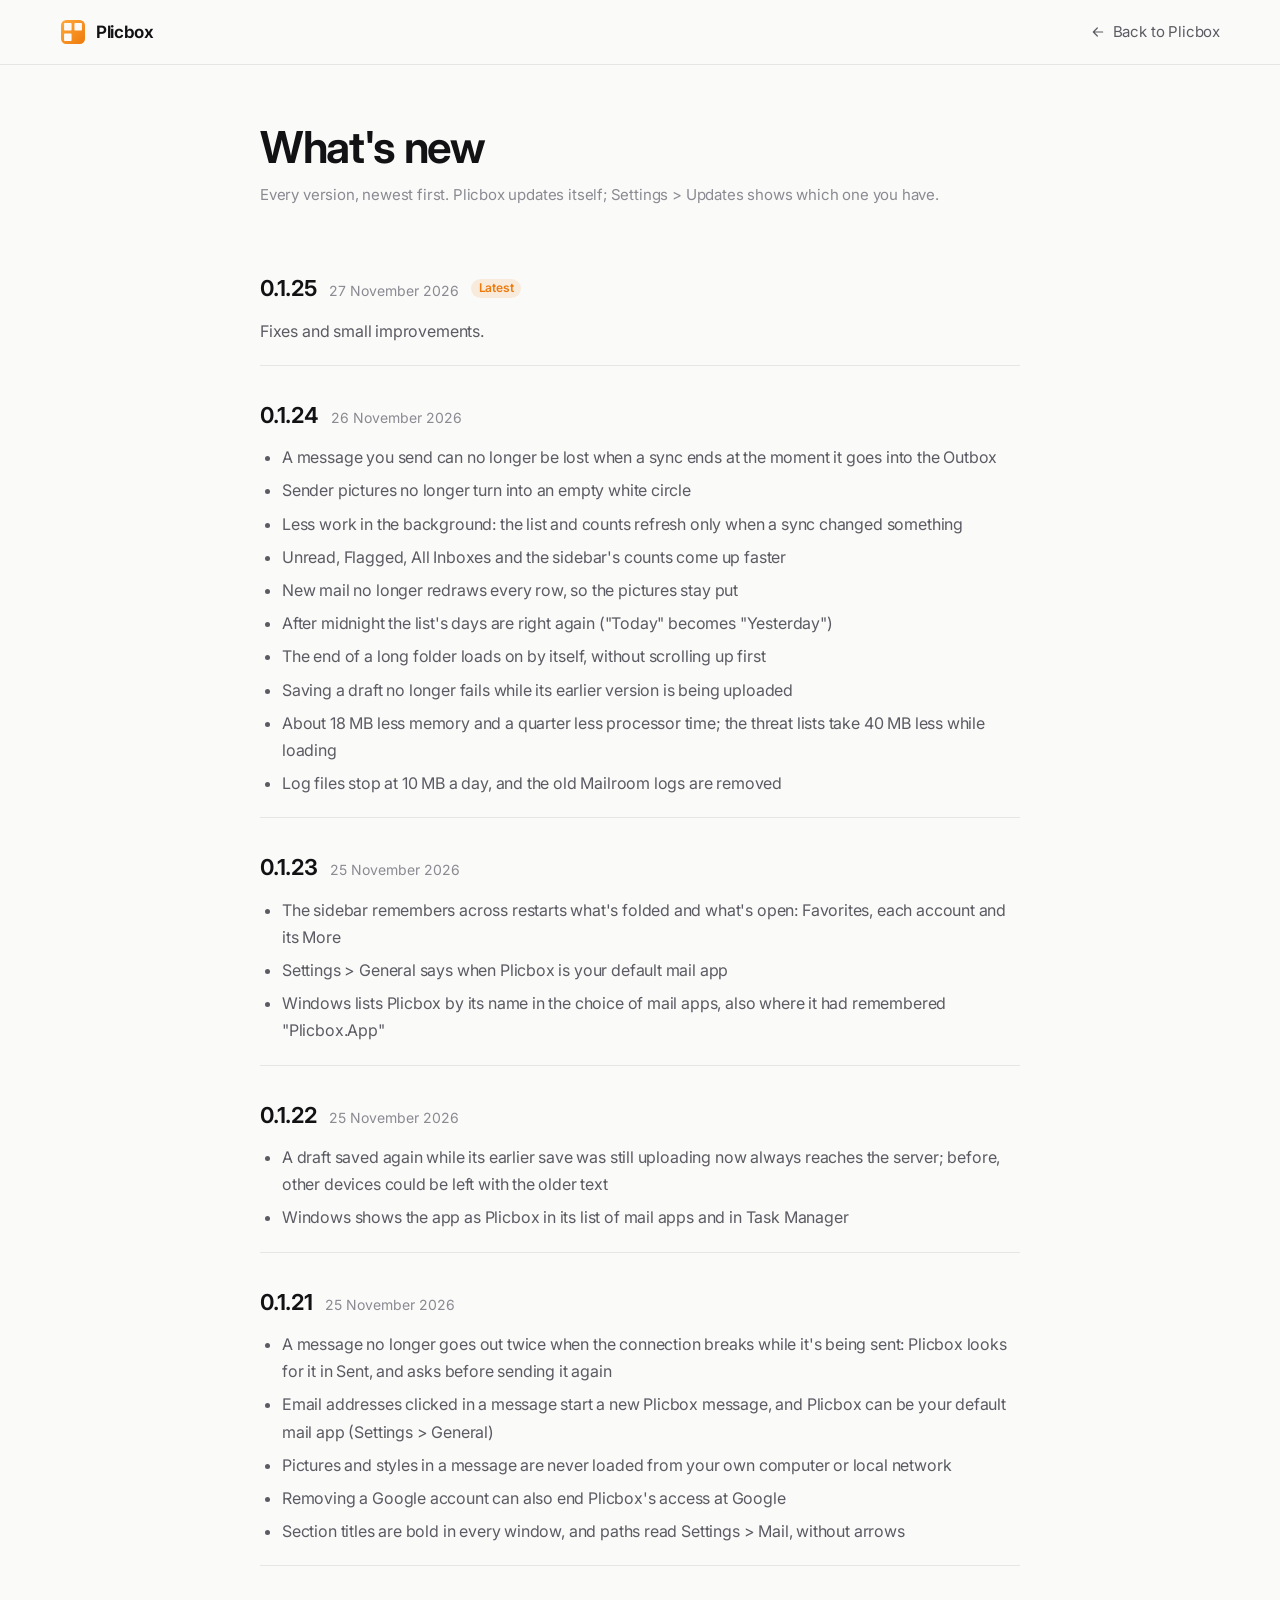
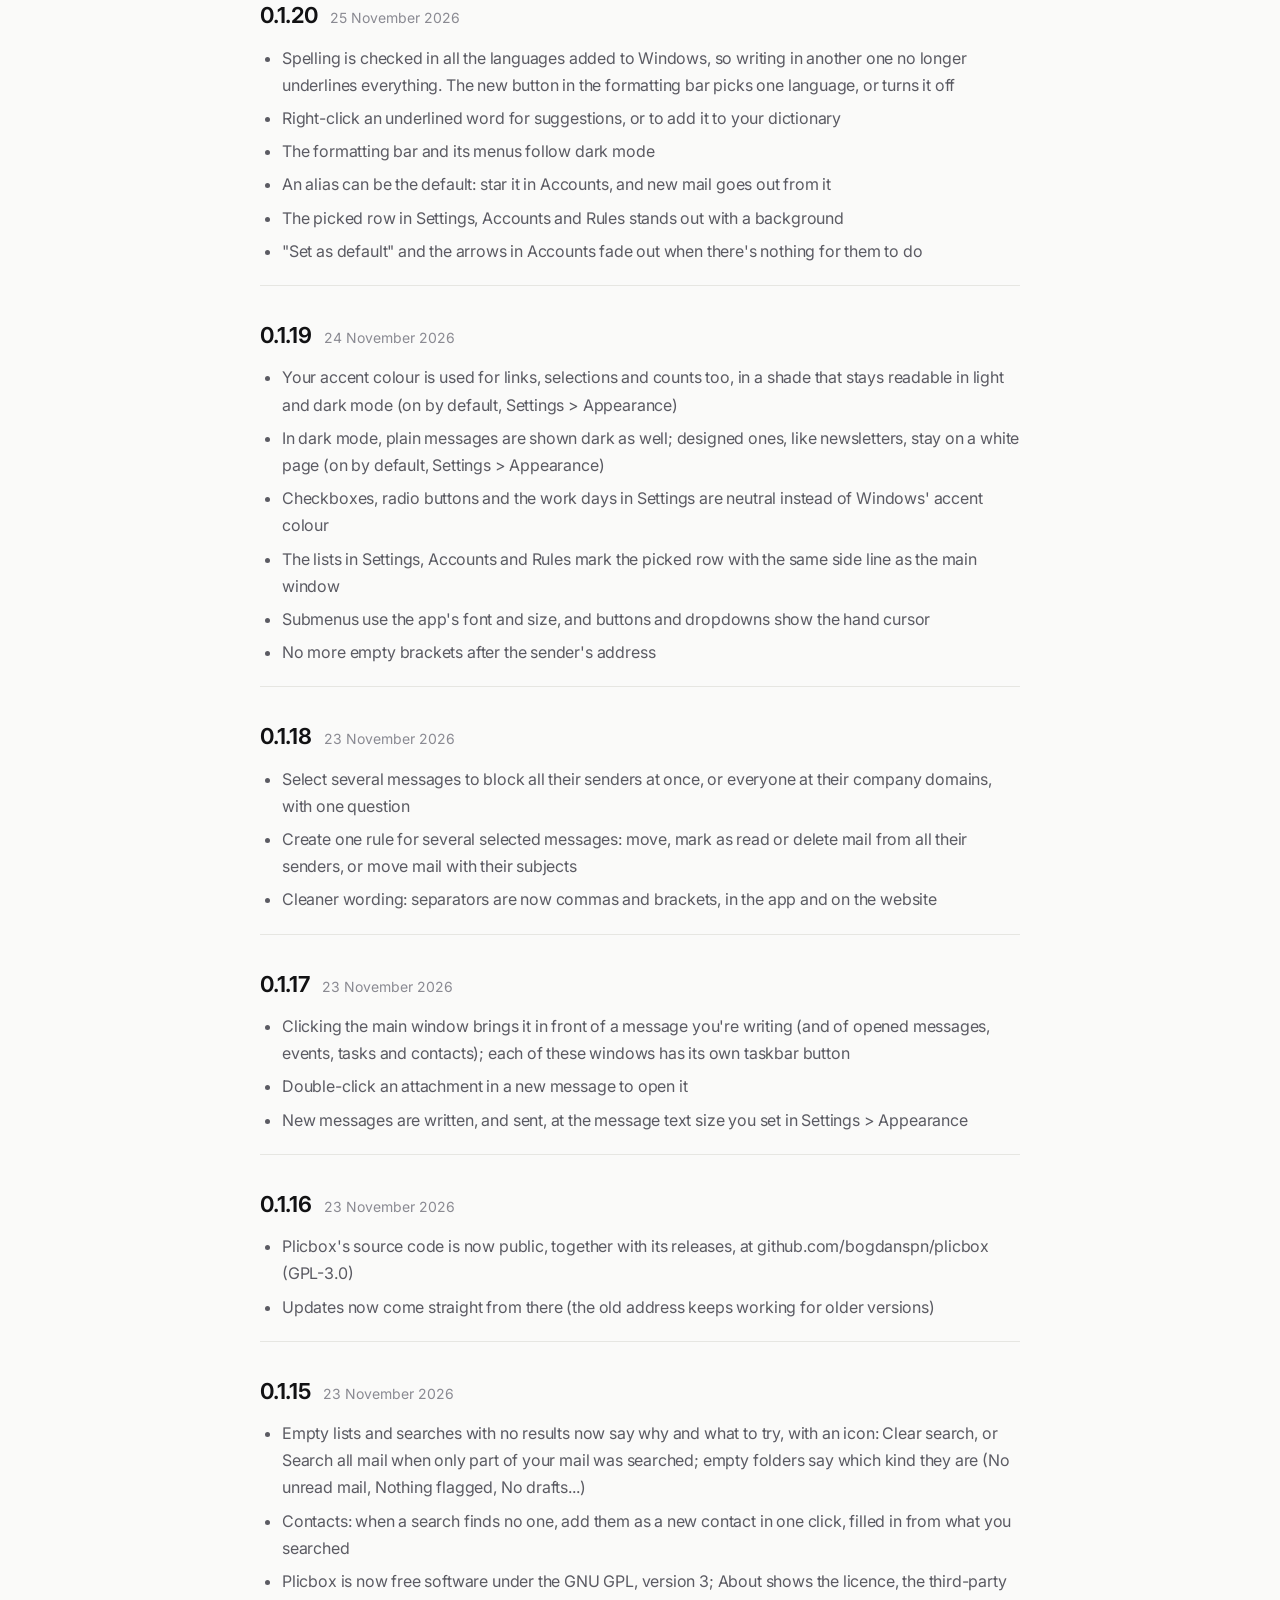
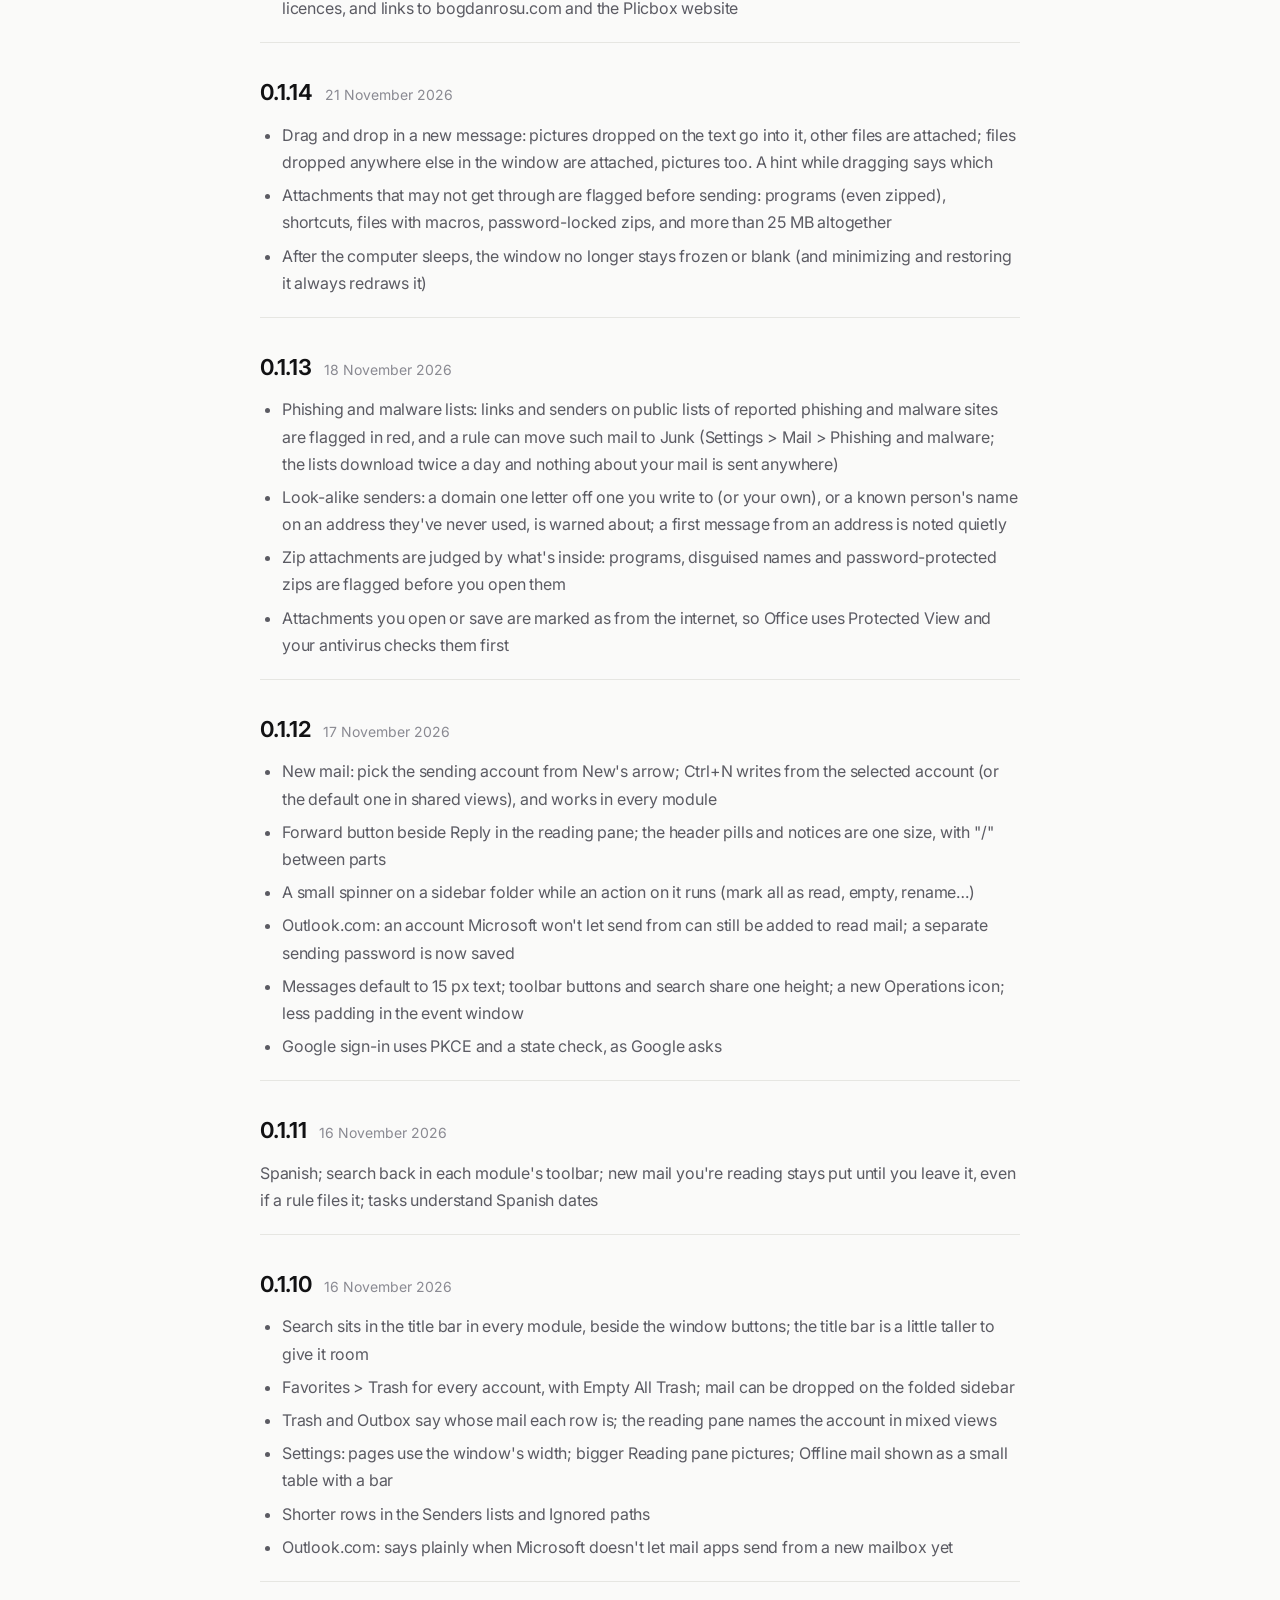
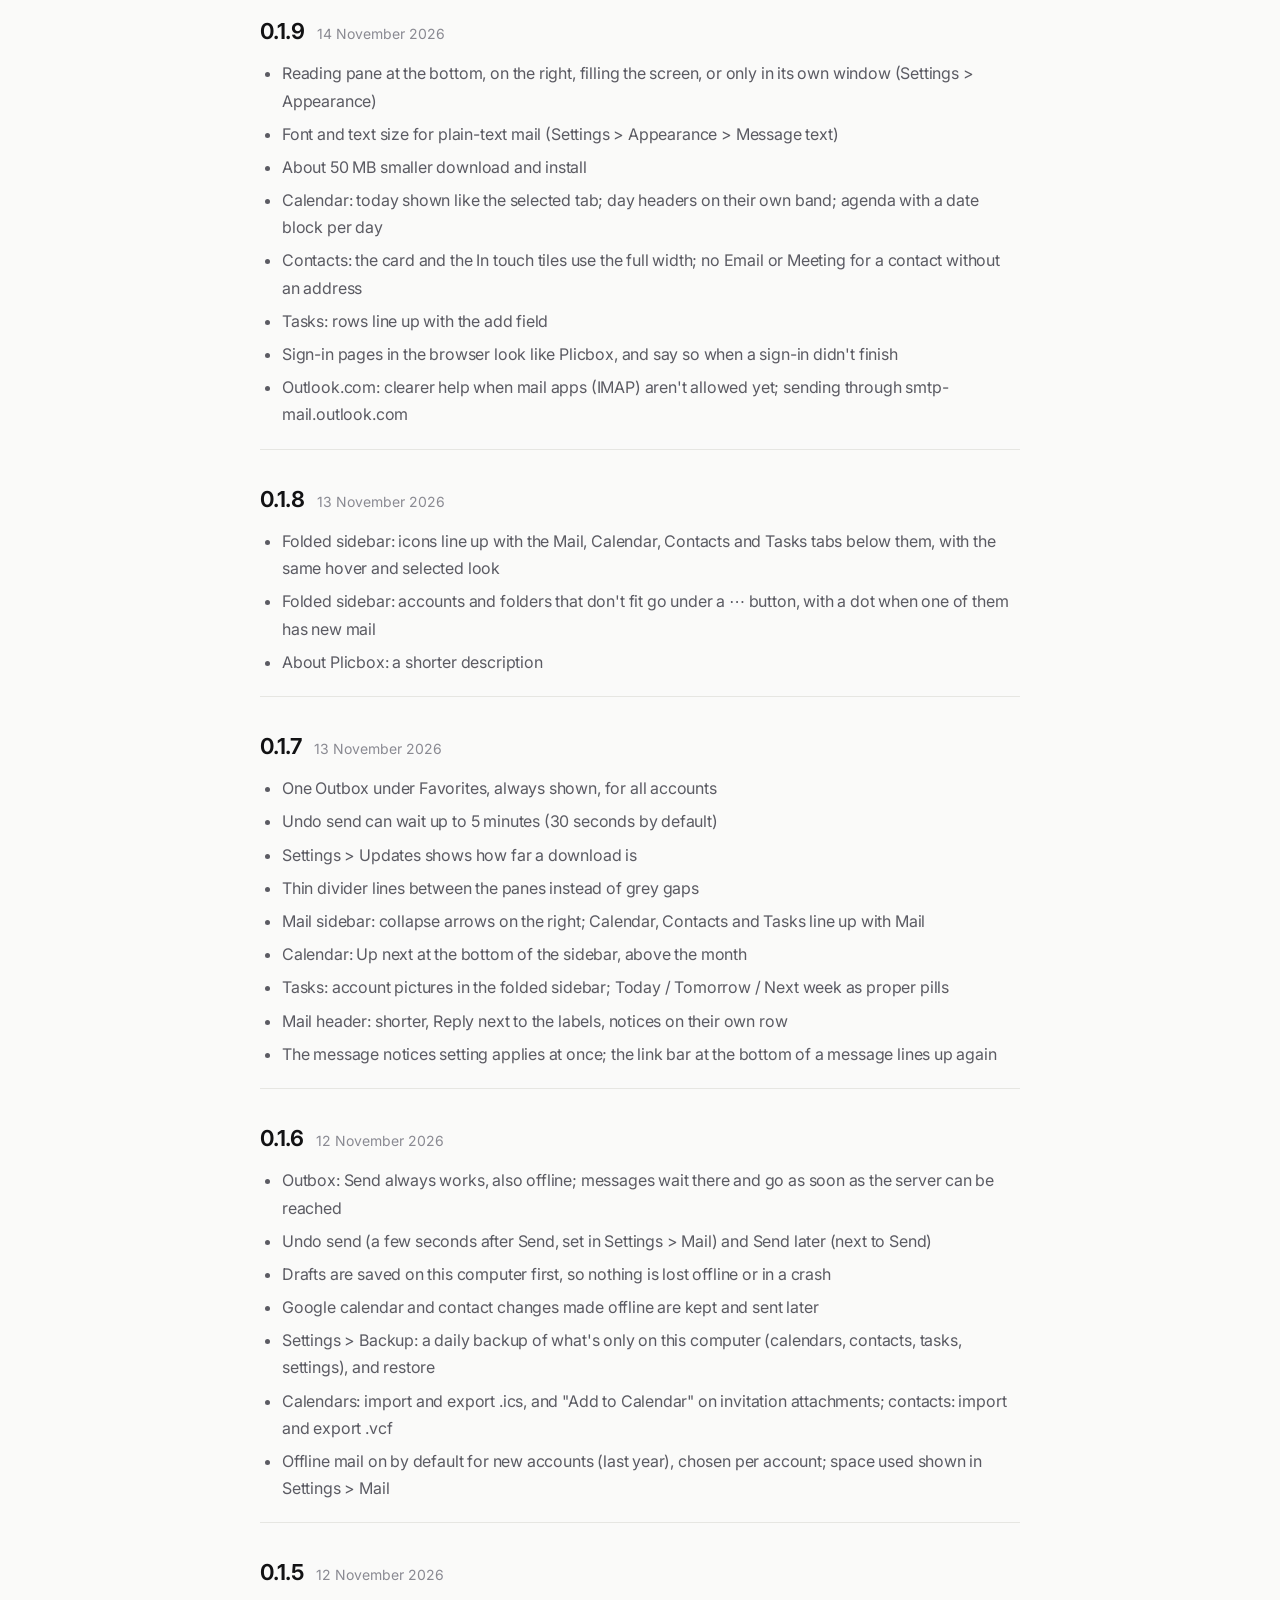
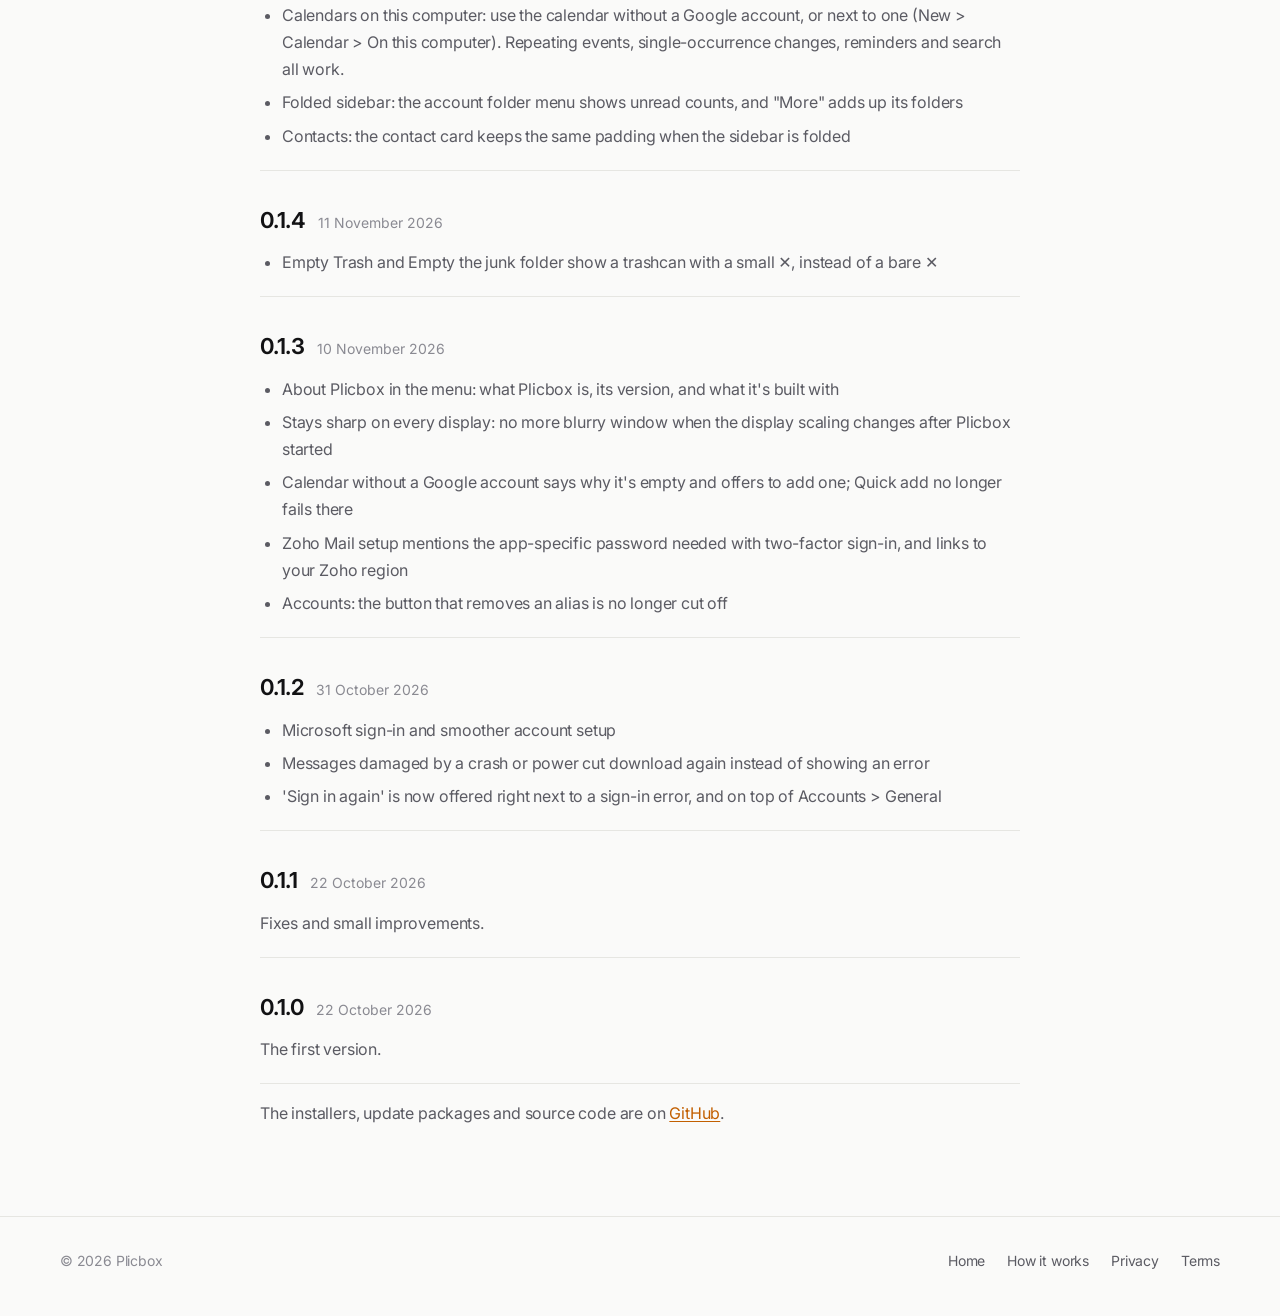
<file: site/changes.html>
<!doctype html>
<html lang="en">
<head>
<meta charset="utf-8">
<meta name="viewport" content="width=device-width, initial-scale=1">
<title>What's new | Plicbox</title>
<meta name="description" content="Every Plicbox version, newest first, with what changed in it.">
<meta name="color-scheme" content="light dark">
<link rel="canonical" href="https://plicbox.bogdanrosu.net/changes.html">
<link rel="icon" href="favicon.ico" sizes="48x48">
<link rel="icon" href="icons/favicon.svg" type="image/svg+xml">
<link rel="apple-touch-icon" href="icons/apple-touch-icon.png">
<link rel="preload" href="fonts/inter-latin.woff2" as="font" type="font/woff2" crossorigin>
<link rel="stylesheet" href="css/base.css?v=2">
<link rel="stylesheet" href="css/pages.css?v=2">
</head>
<body>

<header class="top">
  <div class="wrap">
    <a class="brand" href="./"><img src="icons/favicon.svg" alt="">Plicbox</a>
    <a class="back" href="./"><svg viewBox="0 0 24 24" aria-hidden="true"><path d="M19 12H5M11 6l-6 6 6 6"/></svg>Back to Plicbox</a>
  </div>
</header>

<main class="wrap doc changes">
  <h1>What's new</h1>
  <p class="date">Every version, newest first. Plicbox updates itself; Settings &gt; Updates shows which one you have.</p>

<!-- releases: written by site/update-versions.ps1 from the GitHub releases; edits between these lines are replaced -->
  <section class="release" id="v0.1.25">
    <h2>0.1.25 <span class="when">27 November 2026</span></h2>
    <p>Fixes and small improvements.</p>
  </section>

  <section class="release" id="v0.1.24">
    <h2>0.1.24 <span class="when">26 November 2026</span></h2>
    <ul>
      <li>A message you send can no longer be lost when a sync ends at the moment it goes into the Outbox</li>
      <li>Sender pictures no longer turn into an empty white circle</li>
      <li>Less work in the background: the list and counts refresh only when a sync changed something</li>
      <li>Unread, Flagged, All Inboxes and the sidebar's counts come up faster</li>
      <li>New mail no longer redraws every row, so the pictures stay put</li>
      <li>After midnight the list's days are right again ("Today" becomes "Yesterday")</li>
      <li>The end of a long folder loads on by itself, without scrolling up first</li>
      <li>Saving a draft no longer fails while its earlier version is being uploaded</li>
      <li>About 18 MB less memory and a quarter less processor time; the threat lists take 40 MB less while loading</li>
      <li>Log files stop at 10 MB a day, and the old Mailroom logs are removed</li>
    </ul>
  </section>

  <section class="release" id="v0.1.23">
    <h2>0.1.23 <span class="when">25 November 2026</span></h2>
    <ul>
      <li>The sidebar remembers across restarts what's folded and what's open: Favorites, each account and its More</li>
      <li>Settings &gt; General says when Plicbox is your default mail app</li>
      <li>Windows lists Plicbox by its name in the choice of mail apps, also where it had remembered "Plicbox.App"</li>
    </ul>
  </section>

  <section class="release" id="v0.1.22">
    <h2>0.1.22 <span class="when">25 November 2026</span></h2>
    <ul>
      <li>A draft saved again while its earlier save was still uploading now always reaches the server; before, other devices could be left with the older text</li>
      <li>Windows shows the app as Plicbox in its list of mail apps and in Task Manager</li>
    </ul>
  </section>

  <section class="release" id="v0.1.21">
    <h2>0.1.21 <span class="when">25 November 2026</span></h2>
    <ul>
      <li>A message no longer goes out twice when the connection breaks while it's being sent: Plicbox looks for it in Sent, and asks before sending it again</li>
      <li>Email addresses clicked in a message start a new Plicbox message, and Plicbox can be your default mail app (Settings &gt; General)</li>
      <li>Pictures and styles in a message are never loaded from your own computer or local network</li>
      <li>Removing a Google account can also end Plicbox's access at Google</li>
      <li>Section titles are bold in every window, and paths read Settings &gt; Mail, without arrows</li>
    </ul>
  </section>

  <section class="release" id="v0.1.20">
    <h2>0.1.20 <span class="when">25 November 2026</span></h2>
    <ul>
      <li>Spelling is checked in all the languages added to Windows, so writing in another one no longer underlines everything. The new button in the formatting bar picks one language, or turns it off</li>
      <li>Right-click an underlined word for suggestions, or to add it to your dictionary</li>
      <li>The formatting bar and its menus follow dark mode</li>
      <li>An alias can be the default: star it in Accounts, and new mail goes out from it</li>
      <li>The picked row in Settings, Accounts and Rules stands out with a background</li>
      <li>"Set as default" and the arrows in Accounts fade out when there's nothing for them to do</li>
    </ul>
  </section>

  <section class="release" id="v0.1.19">
    <h2>0.1.19 <span class="when">24 November 2026</span></h2>
    <ul>
      <li>Your accent colour is used for links, selections and counts too, in a shade that stays readable in light and dark mode (on by default, Settings &gt; Appearance)</li>
      <li>In dark mode, plain messages are shown dark as well; designed ones, like newsletters, stay on a white page (on by default, Settings &gt; Appearance)</li>
      <li>Checkboxes, radio buttons and the work days in Settings are neutral instead of Windows' accent colour</li>
      <li>The lists in Settings, Accounts and Rules mark the picked row with the same side line as the main window</li>
      <li>Submenus use the app's font and size, and buttons and dropdowns show the hand cursor</li>
      <li>No more empty brackets after the sender's address</li>
    </ul>
  </section>

  <section class="release" id="v0.1.18">
    <h2>0.1.18 <span class="when">23 November 2026</span></h2>
    <ul>
      <li>Select several messages to block all their senders at once, or everyone at their company domains, with one question</li>
      <li>Create one rule for several selected messages: move, mark as read or delete mail from all their senders, or move mail with their subjects</li>
      <li>Cleaner wording: separators are now commas and brackets, in the app and on the website</li>
    </ul>
  </section>

  <section class="release" id="v0.1.17">
    <h2>0.1.17 <span class="when">23 November 2026</span></h2>
    <ul>
      <li>Clicking the main window brings it in front of a message you're writing (and of opened messages, events, tasks and contacts); each of these windows has its own taskbar button</li>
      <li>Double-click an attachment in a new message to open it</li>
      <li>New messages are written, and sent, at the message text size you set in Settings &gt; Appearance</li>
    </ul>
  </section>

  <section class="release" id="v0.1.16">
    <h2>0.1.16 <span class="when">23 November 2026</span></h2>
    <ul>
      <li>Plicbox's source code is now public, together with its releases, at github.com/bogdanspn/plicbox (GPL-3.0)</li>
      <li>Updates now come straight from there (the old address keeps working for older versions)</li>
    </ul>
  </section>

  <section class="release" id="v0.1.15">
    <h2>0.1.15 <span class="when">23 November 2026</span></h2>
    <ul>
      <li>Empty lists and searches with no results now say why and what to try, with an icon: Clear search, or Search all mail when only part of your mail was searched; empty folders say which kind they are (No unread mail, Nothing flagged, No drafts...)</li>
      <li>Contacts: when a search finds no one, add them as a new contact in one click, filled in from what you searched</li>
      <li>Plicbox is now free software under the GNU GPL, version 3; About shows the licence, the third-party licences, and links to bogdanrosu.com and the Plicbox website</li>
    </ul>
  </section>

  <section class="release" id="v0.1.14">
    <h2>0.1.14 <span class="when">21 November 2026</span></h2>
    <ul>
      <li>Drag and drop in a new message: pictures dropped on the text go into it, other files are attached; files dropped anywhere else in the window are attached, pictures too. A hint while dragging says which</li>
      <li>Attachments that may not get through are flagged before sending: programs (even zipped), shortcuts, files with macros, password-locked zips, and more than 25 MB altogether</li>
      <li>After the computer sleeps, the window no longer stays frozen or blank (and minimizing and restoring it always redraws it)</li>
    </ul>
  </section>

  <section class="release" id="v0.1.13">
    <h2>0.1.13 <span class="when">18 November 2026</span></h2>
    <ul>
      <li>Phishing and malware lists: links and senders on public lists of reported phishing and malware sites are flagged in red, and a rule can move such mail to Junk (Settings &gt; Mail &gt; Phishing and malware; the lists download twice a day and nothing about your mail is sent anywhere)</li>
      <li>Look-alike senders: a domain one letter off one you write to (or your own), or a known person's name on an address they've never used, is warned about; a first message from an address is noted quietly</li>
      <li>Zip attachments are judged by what's inside: programs, disguised names and password-protected zips are flagged before you open them</li>
      <li>Attachments you open or save are marked as from the internet, so Office uses Protected View and your antivirus checks them first</li>
    </ul>
  </section>

  <section class="release" id="v0.1.12">
    <h2>0.1.12 <span class="when">17 November 2026</span></h2>
    <ul>
      <li>New mail: pick the sending account from New's arrow; Ctrl+N writes from the selected account (or the default one in shared views), and works in every module</li>
      <li>Forward button beside Reply in the reading pane; the header pills and notices are one size, with "/" between parts</li>
      <li>A small spinner on a sidebar folder while an action on it runs (mark all as read, empty, rename…)</li>
      <li>Outlook.com: an account Microsoft won't let send from can still be added to read mail; a separate sending password is now saved</li>
      <li>Messages default to 15 px text; toolbar buttons and search share one height; a new Operations icon; less padding in the event window</li>
      <li>Google sign-in uses PKCE and a state check, as Google asks</li>
    </ul>
  </section>

  <section class="release" id="v0.1.11">
    <h2>0.1.11 <span class="when">16 November 2026</span></h2>
    <p>Spanish; search back in each module's toolbar; new mail you're reading stays put until you leave it, even if a rule files it; tasks understand Spanish dates</p>
  </section>

  <section class="release" id="v0.1.10">
    <h2>0.1.10 <span class="when">16 November 2026</span></h2>
    <ul>
      <li>Search sits in the title bar in every module, beside the window buttons; the title bar is a little taller to give it room</li>
      <li>Favorites &gt; Trash for every account, with Empty All Trash; mail can be dropped on the folded sidebar</li>
      <li>Trash and Outbox say whose mail each row is; the reading pane names the account in mixed views</li>
      <li>Settings: pages use the window's width; bigger Reading pane pictures; Offline mail shown as a small table with a bar</li>
      <li>Shorter rows in the Senders lists and Ignored paths</li>
      <li>Outlook.com: says plainly when Microsoft doesn't let mail apps send from a new mailbox yet</li>
    </ul>
  </section>

  <section class="release" id="v0.1.9">
    <h2>0.1.9 <span class="when">14 November 2026</span></h2>
    <ul>
      <li>Reading pane at the bottom, on the right, filling the screen, or only in its own window (Settings &gt; Appearance)</li>
      <li>Font and text size for plain-text mail (Settings &gt; Appearance &gt; Message text)</li>
      <li>About 50 MB smaller download and install</li>
      <li>Calendar: today shown like the selected tab; day headers on their own band; agenda with a date block per day</li>
      <li>Contacts: the card and the In touch tiles use the full width; no Email or Meeting for a contact without an address</li>
      <li>Tasks: rows line up with the add field</li>
      <li>Sign-in pages in the browser look like Plicbox, and say so when a sign-in didn't finish</li>
      <li>Outlook.com: clearer help when mail apps (IMAP) aren't allowed yet; sending through smtp-mail.outlook.com</li>
    </ul>
  </section>

  <section class="release" id="v0.1.8">
    <h2>0.1.8 <span class="when">13 November 2026</span></h2>
    <ul>
      <li>Folded sidebar: icons line up with the Mail, Calendar, Contacts and Tasks tabs below them, with the same hover and selected look</li>
      <li>Folded sidebar: accounts and folders that don't fit go under a ⋯ button, with a dot when one of them has new mail</li>
      <li>About Plicbox: a shorter description</li>
    </ul>
  </section>

  <section class="release" id="v0.1.7">
    <h2>0.1.7 <span class="when">13 November 2026</span></h2>
    <ul>
      <li>One Outbox under Favorites, always shown, for all accounts</li>
      <li>Undo send can wait up to 5 minutes (30 seconds by default)</li>
      <li>Settings &gt; Updates shows how far a download is</li>
      <li>Thin divider lines between the panes instead of grey gaps</li>
      <li>Mail sidebar: collapse arrows on the right; Calendar, Contacts and Tasks line up with Mail</li>
      <li>Calendar: Up next at the bottom of the sidebar, above the month</li>
      <li>Tasks: account pictures in the folded sidebar; Today / Tomorrow / Next week as proper pills</li>
      <li>Mail header: shorter, Reply next to the labels, notices on their own row</li>
      <li>The message notices setting applies at once; the link bar at the bottom of a message lines up again</li>
    </ul>
  </section>

  <section class="release" id="v0.1.6">
    <h2>0.1.6 <span class="when">12 November 2026</span></h2>
    <ul>
      <li>Outbox: Send always works, also offline; messages wait there and go as soon as the server can be reached</li>
      <li>Undo send (a few seconds after Send, set in Settings &gt; Mail) and Send later (next to Send)</li>
      <li>Drafts are saved on this computer first, so nothing is lost offline or in a crash</li>
      <li>Google calendar and contact changes made offline are kept and sent later</li>
      <li>Settings &gt; Backup: a daily backup of what's only on this computer (calendars, contacts, tasks, settings), and restore</li>
      <li>Calendars: import and export .ics, and "Add to Calendar" on invitation attachments; contacts: import and export .vcf</li>
      <li>Offline mail on by default for new accounts (last year), chosen per account; space used shown in Settings &gt; Mail</li>
    </ul>
  </section>

  <section class="release" id="v0.1.5">
    <h2>0.1.5 <span class="when">12 November 2026</span></h2>
    <ul>
      <li>Calendars on this computer: use the calendar without a Google account, or next to one (New &gt; Calendar &gt; On this computer). Repeating events, single-occurrence changes, reminders and search all work.</li>
      <li>Folded sidebar: the account folder menu shows unread counts, and "More" adds up its folders</li>
      <li>Contacts: the contact card keeps the same padding when the sidebar is folded</li>
    </ul>
  </section>

  <section class="release" id="v0.1.4">
    <h2>0.1.4 <span class="when">11 November 2026</span></h2>
    <ul>
      <li>Empty Trash and Empty the junk folder show a trashcan with a small ✕, instead of a bare ✕</li>
    </ul>
  </section>

  <section class="release" id="v0.1.3">
    <h2>0.1.3 <span class="when">10 November 2026</span></h2>
    <ul>
      <li>About Plicbox in the menu: what Plicbox is, its version, and what it's built with</li>
      <li>Stays sharp on every display: no more blurry window when the display scaling changes after Plicbox started</li>
      <li>Calendar without a Google account says why it's empty and offers to add one; Quick add no longer fails there</li>
      <li>Zoho Mail setup mentions the app-specific password needed with two-factor sign-in, and links to your Zoho region</li>
      <li>Accounts: the button that removes an alias is no longer cut off</li>
    </ul>
  </section>

  <section class="release" id="v0.1.2">
    <h2>0.1.2 <span class="when">31 October 2026</span></h2>
    <ul>
      <li>Microsoft sign-in and smoother account setup</li>
      <li>Messages damaged by a crash or power cut download again instead of showing an error</li>
      <li>'Sign in again' is now offered right next to a sign-in error, and on top of Accounts &gt; General</li>
    </ul>
  </section>

  <section class="release" id="v0.1.1">
    <h2>0.1.1 <span class="when">22 October 2026</span></h2>
    <p>Fixes and small improvements.</p>
  </section>

  <section class="release" id="v0.1.0">
    <h2>0.1.0 <span class="when">22 October 2026</span></h2>
    <p>The first version.</p>
  </section>
<!-- /releases -->

  <p>The installers, update packages and source code are on <a href="https://github.com/bogdanspn/plicbox">GitHub</a>.</p>
</main>

<footer>
  <div class="wrap">
    <span>© 2026 Plicbox</span>
    <span class="links"><a href="./">Home</a><a href="docs.html">How it works</a><a href="privacy.html">Privacy</a><a href="terms.html">Terms</a></span>
  </div>
</footer>
</body>
</html>
</file>
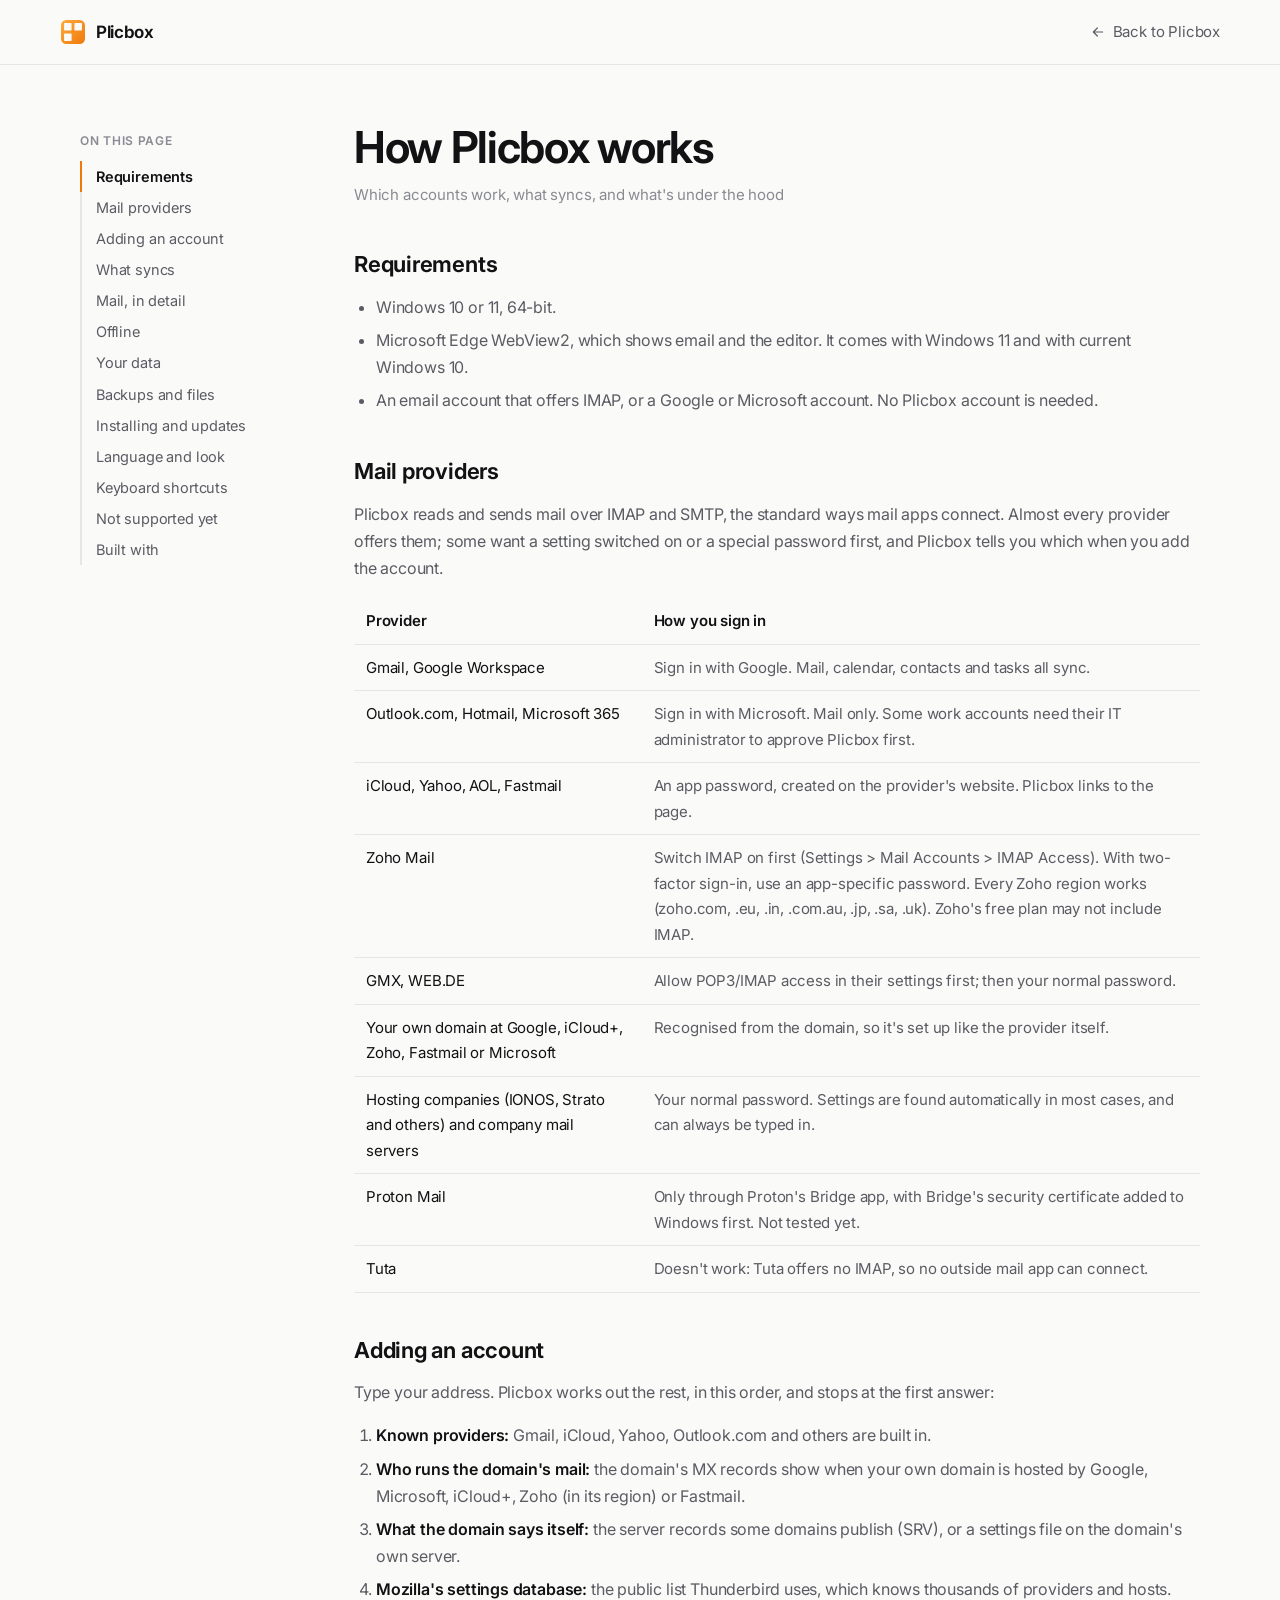
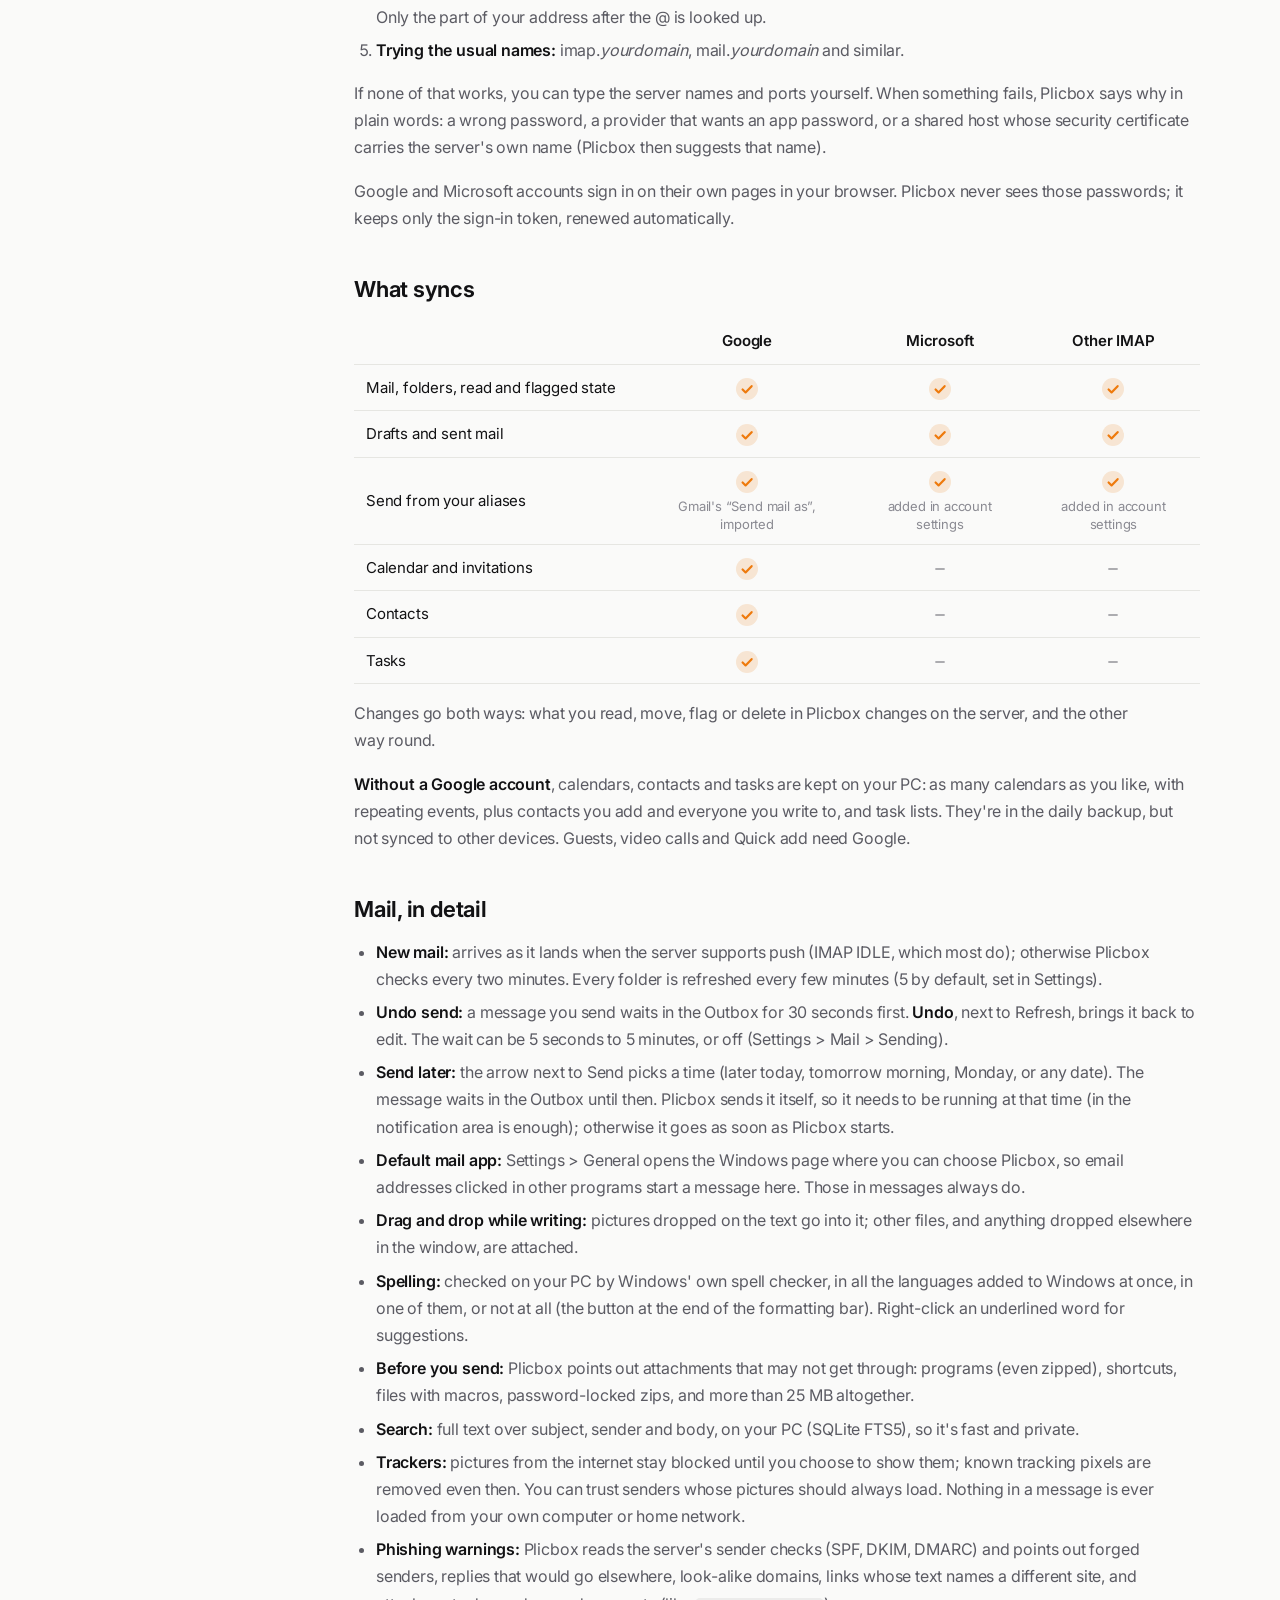
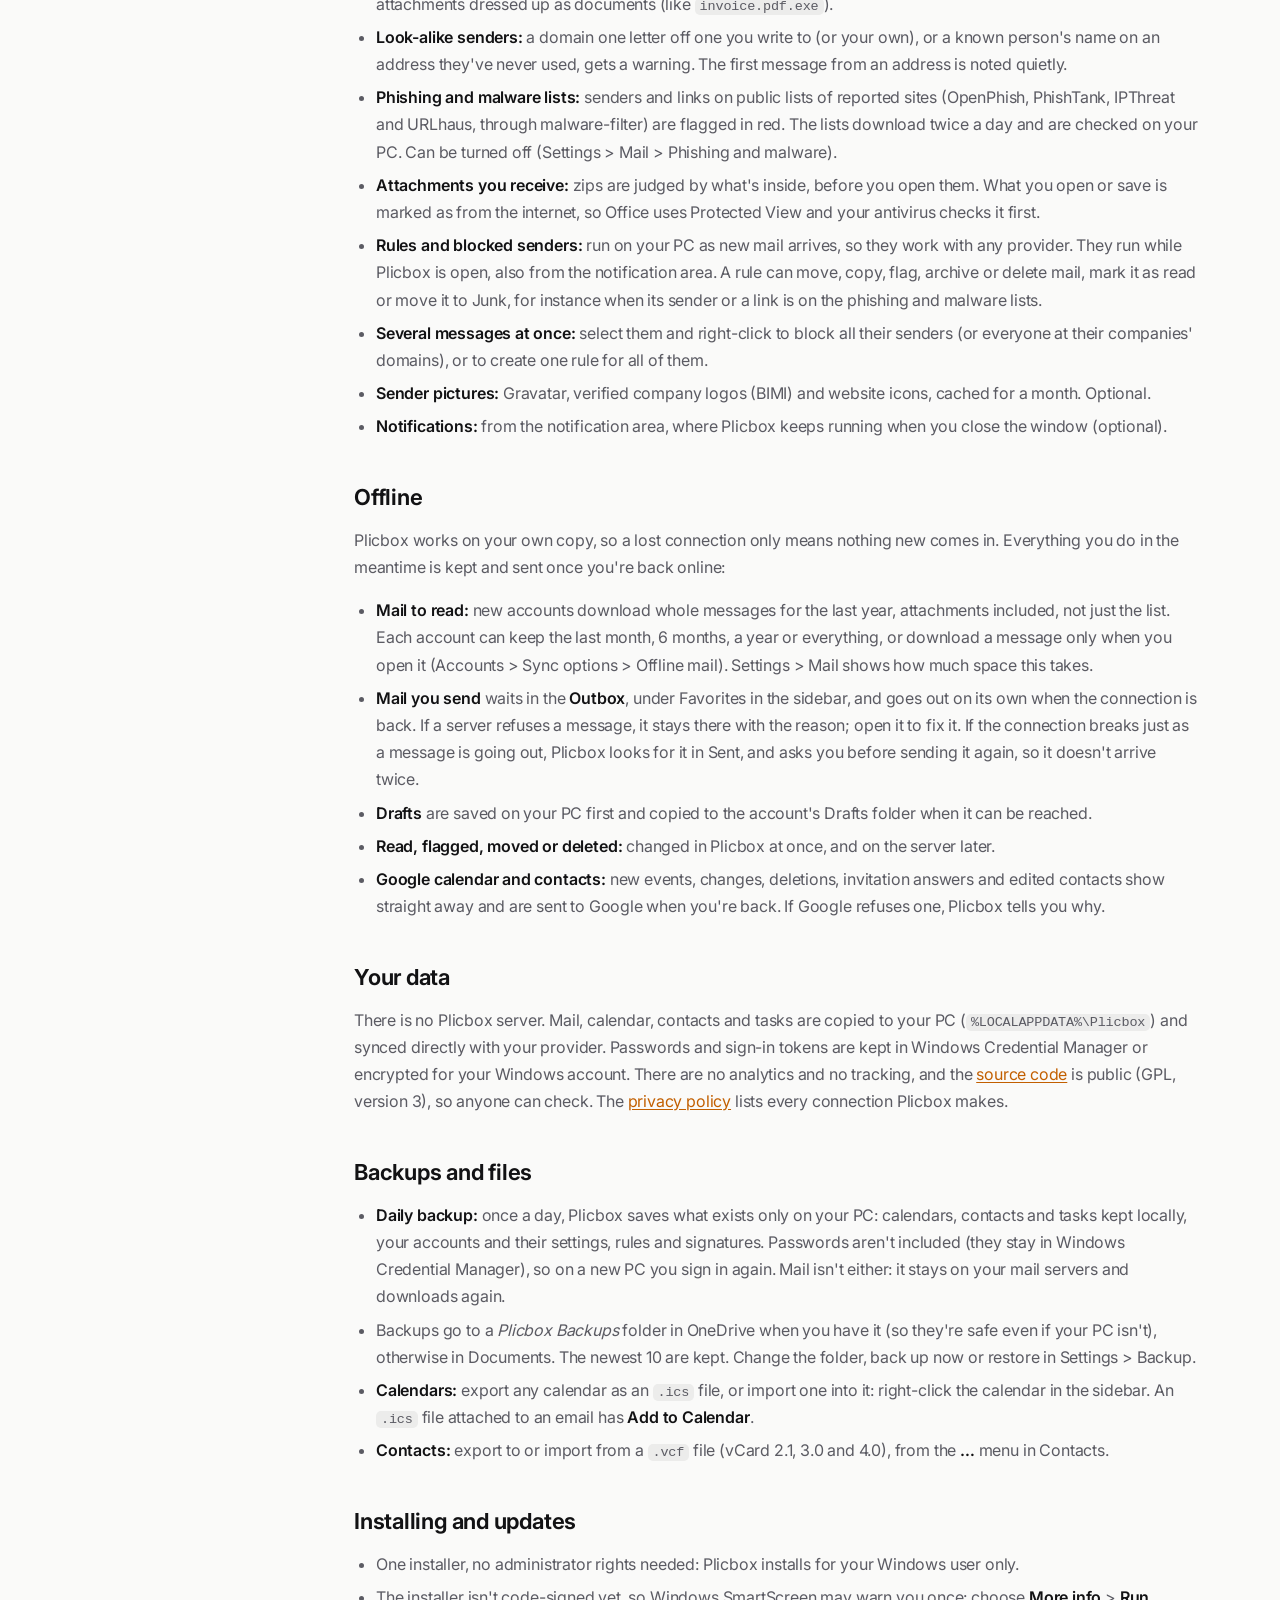
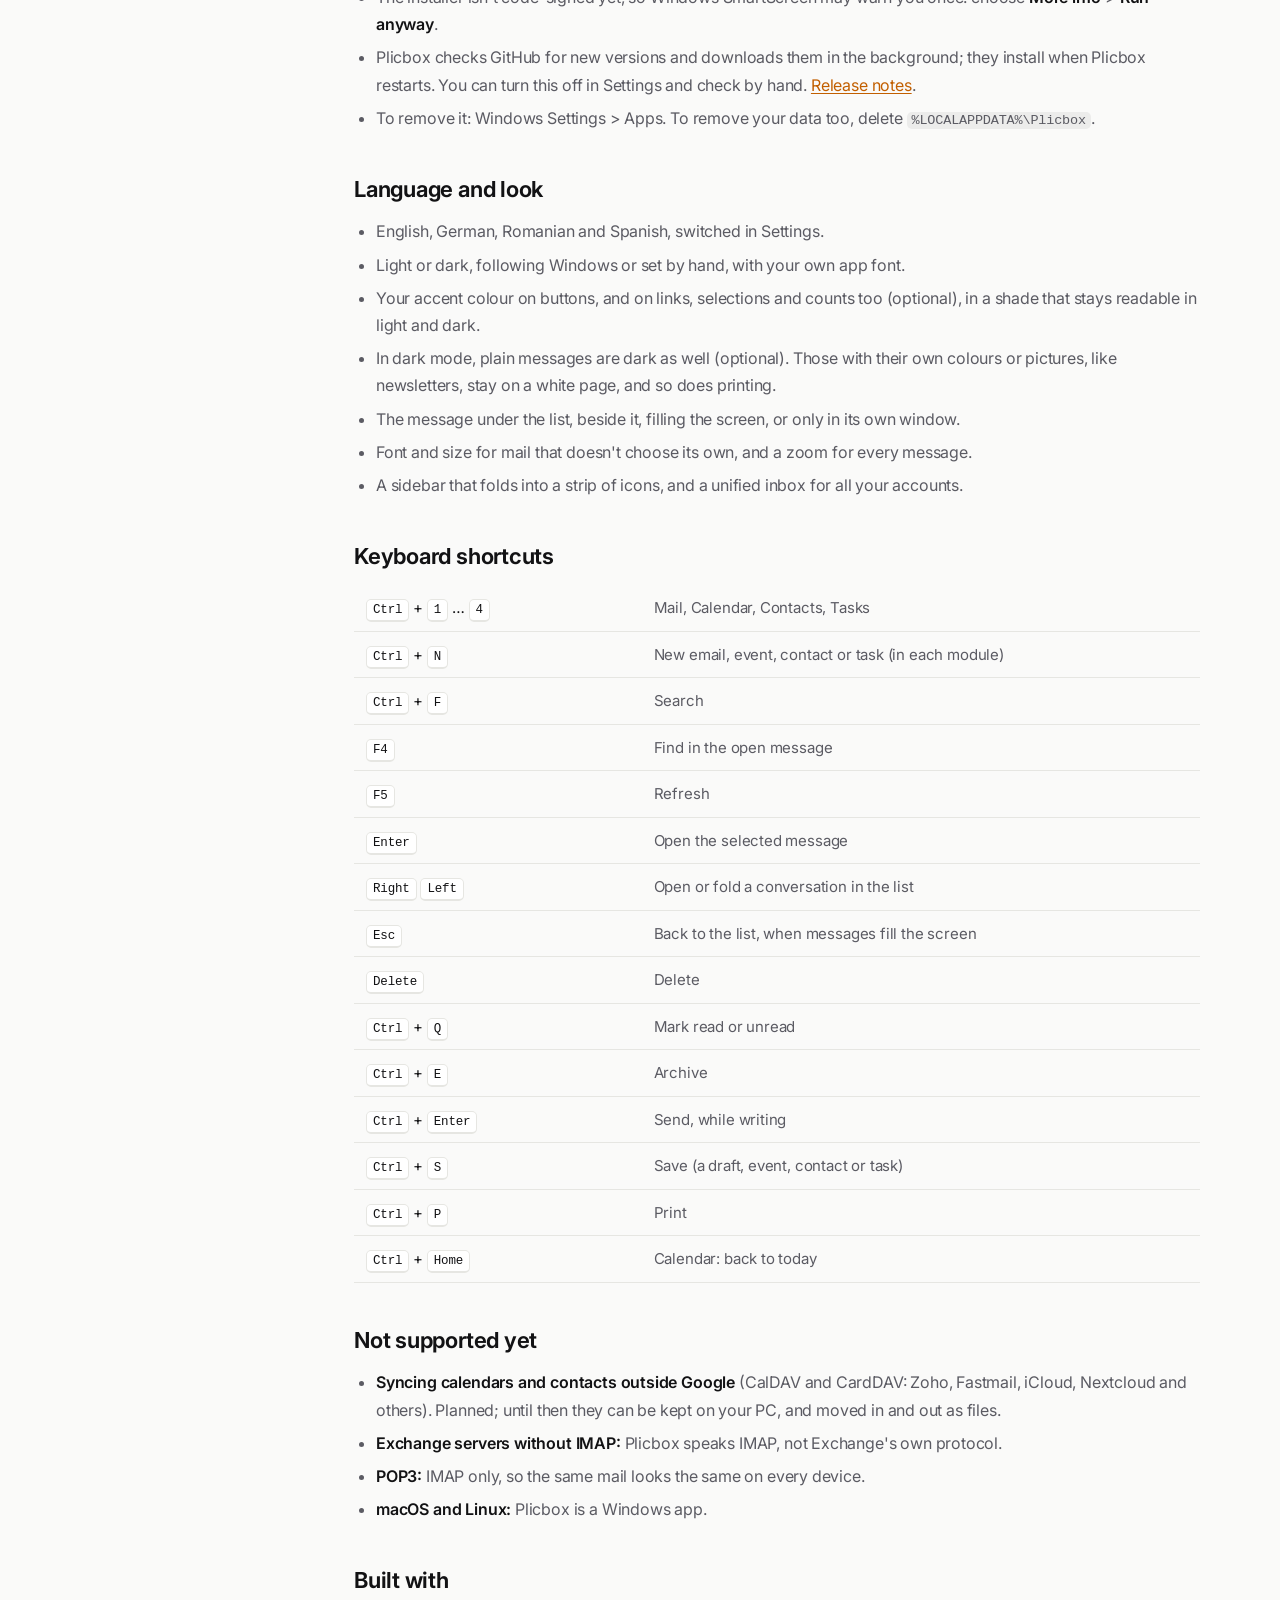
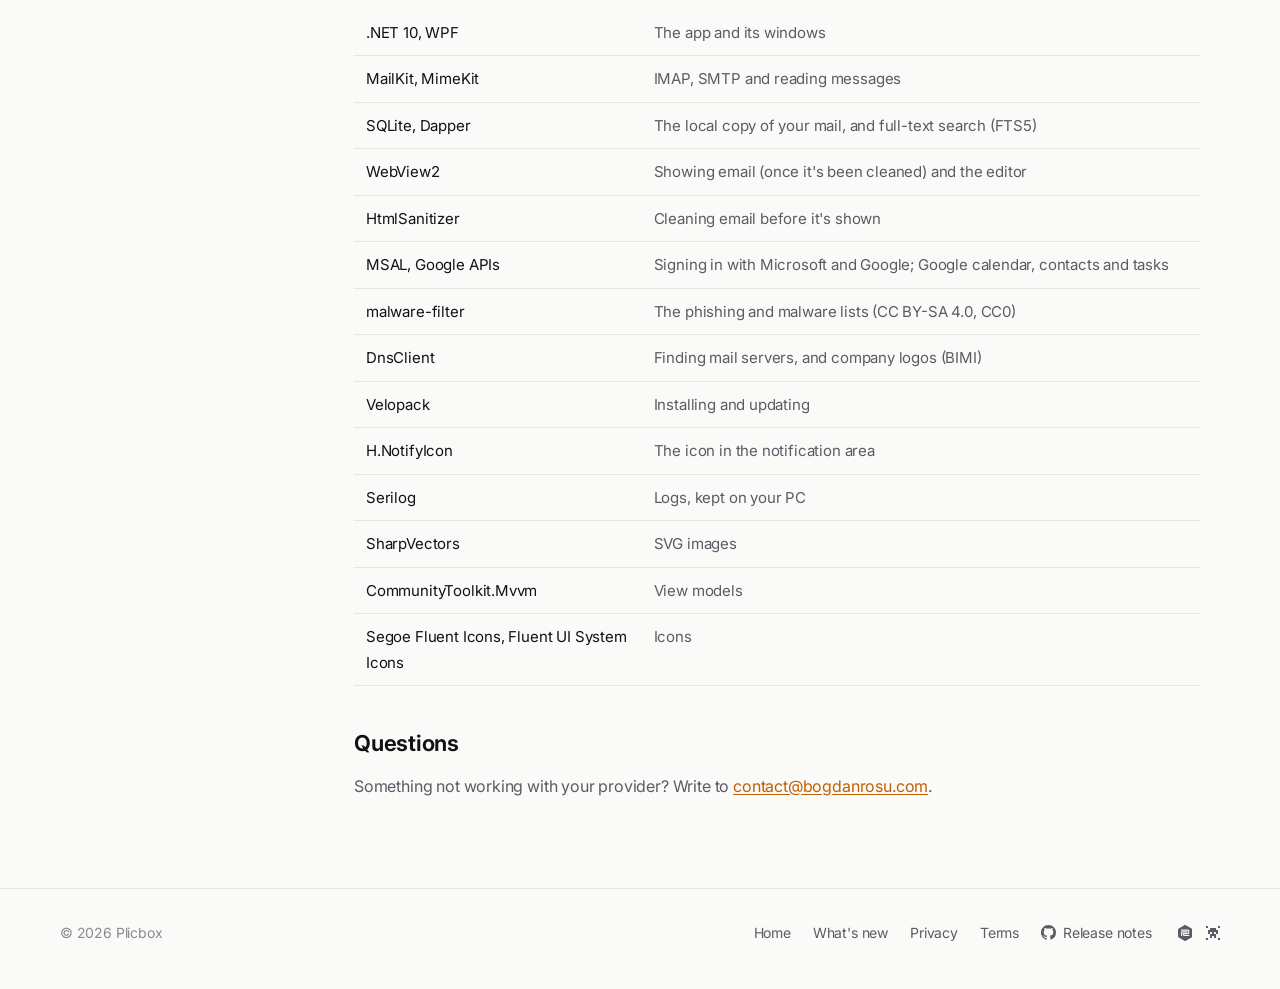
<file: site/docs.html>
<!doctype html>
<html lang="en">
<head>
<meta charset="utf-8">
<meta name="viewport" content="width=device-width, initial-scale=1">
<title>How Plicbox works | Plicbox</title>
<meta name="description" content="Which mail providers work with Plicbox, how accounts are set up, what syncs, where your data lives and what Plicbox is built with.">
<meta name="color-scheme" content="light dark">
<link rel="canonical" href="https://plicbox.bogdanrosu.net/docs.html">
<link rel="icon" href="favicon.ico" sizes="48x48">
<link rel="icon" href="icons/favicon.svg" type="image/svg+xml">
<link rel="apple-touch-icon" href="icons/apple-touch-icon.png">
<link rel="preload" href="fonts/inter-latin.woff2" as="font" type="font/woff2" crossorigin>
<link rel="stylesheet" href="css/base.css?v=2">
<link rel="stylesheet" href="css/pages.css?v=2">
</head>
<body>

<header class="top">
  <div class="wrap">
    <a class="brand" href="./"><img src="icons/favicon.svg" alt="">Plicbox</a>
    <a class="back" href="./"><svg viewBox="0 0 24 24" aria-hidden="true"><path d="M19 12H5M11 6l-6 6 6 6"/></svg>Back to Plicbox</a>
  </div>
</header>

<div class="docs">
  <!-- Sticky on wide screens, marking the section in view (script at the end); a plain list above the text on phones. -->
  <nav class="toc" aria-label="On this page">
    <p class="toc-title">On this page</p>
    <a href="#requirements">Requirements</a>
    <a href="#providers">Mail providers</a>
    <a href="#setup">Adding an account</a>
    <a href="#sync">What syncs</a>
    <a href="#mail">Mail, in detail</a>
    <a href="#offline">Offline</a>
    <a href="#data">Your data</a>
    <a href="#backup">Backups and files</a>
    <a href="#updates">Installing and updates</a>
    <a href="#language">Language and look</a>
    <a href="#keys">Keyboard shortcuts</a>
    <a href="#limits">Not supported yet</a>
    <a href="#tech">Built with</a>
  </nav>

<main class="doc">
  <h1>How Plicbox works</h1>
  <p class="date">Which accounts work, what syncs, and what's under the hood</p>

  <h2 id="requirements">Requirements</h2>
  <ul>
    <li>Windows 10 or 11, 64-bit.</li>
    <li>Microsoft Edge WebView2, which shows email and the editor. It comes with Windows 11 and with current Windows 10.</li>
    <li>An email account that offers IMAP, or a Google or Microsoft account. No Plicbox account is needed.</li>
  </ul>

  <h2 id="providers">Mail providers</h2>
  <p>Plicbox reads and sends mail over IMAP and SMTP, the standard ways mail apps connect. Almost every provider offers them;
  some want a setting switched on or a special password first, and Plicbox tells you which when you add the account.</p>
  <table>
    <thead><tr><th>Provider</th><th>How you sign in</th></tr></thead>
    <tbody>
      <tr><td>Gmail, Google Workspace</td><td>Sign in with Google. Mail, calendar, contacts and tasks all sync.</td></tr>
      <tr><td>Outlook.com, Hotmail, Microsoft 365</td><td>Sign in with Microsoft. Mail only. Some work accounts need their IT
        administrator to approve Plicbox first.</td></tr>
      <tr><td>iCloud, Yahoo, AOL, Fastmail</td><td>An app password, created on the provider's website. Plicbox links to the page.</td></tr>
      <tr><td>Zoho Mail</td><td>Switch IMAP on first (Settings &gt; Mail Accounts &gt; IMAP Access). With two-factor sign-in, use an
        app-specific password. Every Zoho region works (zoho.com, .eu, .in, .com.au, .jp, .sa, .uk). Zoho's free plan may not include IMAP.</td></tr>
      <tr><td>GMX, WEB.DE</td><td>Allow POP3/IMAP access in their settings first; then your normal password.</td></tr>
      <tr><td>Your own domain at Google, iCloud+, Zoho, Fastmail or Microsoft</td><td>Recognised from the domain, so it's set up like the provider itself.</td></tr>
      <tr><td>Hosting companies (IONOS, Strato and others) and company mail servers</td><td>Your normal password. Settings are found
        automatically in most cases, and can always be typed in.</td></tr>
      <tr><td>Proton Mail</td><td>Only through Proton's Bridge app, with Bridge's security certificate added to Windows first. Not tested yet.</td></tr>
      <tr><td>Tuta</td><td>Doesn't work: Tuta offers no IMAP, so no outside mail app can connect.</td></tr>
    </tbody>
  </table>

  <h2 id="setup">Adding an account</h2>
  <p>Type your address. Plicbox works out the rest, in this order, and stops at the first answer:</p>
  <ol>
    <li><strong>Known providers:</strong> Gmail, iCloud, Yahoo, Outlook.com and others are built in.</li>
    <li><strong>Who runs the domain's mail:</strong> the domain's MX records show when your own domain is hosted by Google,
      Microsoft, iCloud+, Zoho (in its region) or Fastmail.</li>
    <li><strong>What the domain says itself:</strong> the server records some domains publish (SRV), or a settings file on the domain's
      own server.</li>
    <li><strong>Mozilla's settings database:</strong> the public list Thunderbird uses, which knows thousands of providers and hosts.
      Only the part of your address after the @ is looked up.</li>
    <li><strong>Trying the usual names:</strong> imap.<em>yourdomain</em>, mail.<em>yourdomain</em> and similar.</li>
  </ol>
  <p>If none of that works, you can type the server names and ports yourself. When something fails, Plicbox says why in plain
  words: a wrong password, a provider that wants an app password, or a shared host whose security certificate carries the
  server's own name (Plicbox then suggests that name).</p>
  <p>Google and Microsoft accounts sign in on their own pages in your browser. Plicbox never sees those passwords; it keeps
  only the sign-in token, renewed automatically.</p>

  <h2 id="sync">What syncs</h2>
  <!-- Icons from the two symbols below: a ticked circle (yes) and a faint dash (no). -->
  <svg width="0" height="0" style="position:absolute" aria-hidden="true">
    <symbol id="yes" viewBox="0 0 20 20"><circle cx="10" cy="10" r="10" fill="currentColor" fill-opacity=".16"/>
      <path d="M6 10.4l2.7 2.7L14.2 7.4" fill="none" stroke="currentColor" stroke-width="2" stroke-linecap="round" stroke-linejoin="round"/></symbol>
    <symbol id="no" viewBox="0 0 20 20"><path d="M6.5 10h7" stroke="currentColor" stroke-width="2" stroke-linecap="round"/></symbol>
  </svg>
  <table class="matrix">
    <thead><tr><th></th><th>Google</th><th>Microsoft</th><th>Other IMAP</th></tr></thead>
    <tbody>
      <tr><td>Mail, folders, read and flagged state</td>
        <td><svg class="yes" role="img" aria-label="Yes"><use href="#yes"/></svg></td>
        <td><svg class="yes" role="img" aria-label="Yes"><use href="#yes"/></svg></td>
        <td><svg class="yes" role="img" aria-label="Yes"><use href="#yes"/></svg></td></tr>
      <tr><td>Drafts and sent mail</td>
        <td><svg class="yes" role="img" aria-label="Yes"><use href="#yes"/></svg></td>
        <td><svg class="yes" role="img" aria-label="Yes"><use href="#yes"/></svg></td>
        <td><svg class="yes" role="img" aria-label="Yes"><use href="#yes"/></svg></td></tr>
      <tr><td>Send from your aliases</td>
        <td><svg class="yes" role="img" aria-label="Yes"><use href="#yes"/></svg><span class="note">Gmail's “Send mail as”, imported</span></td>
        <td><svg class="yes" role="img" aria-label="Yes"><use href="#yes"/></svg><span class="note">added in account settings</span></td>
        <td><svg class="yes" role="img" aria-label="Yes"><use href="#yes"/></svg><span class="note">added in account settings</span></td></tr>
      <tr><td>Calendar and invitations</td>
        <td><svg class="yes" role="img" aria-label="Yes"><use href="#yes"/></svg></td>
        <td><svg class="no" role="img" aria-label="No"><use href="#no"/></svg></td>
        <td><svg class="no" role="img" aria-label="No"><use href="#no"/></svg></td></tr>
      <tr><td>Contacts</td>
        <td><svg class="yes" role="img" aria-label="Yes"><use href="#yes"/></svg></td>
        <td><svg class="no" role="img" aria-label="No"><use href="#no"/></svg></td>
        <td><svg class="no" role="img" aria-label="No"><use href="#no"/></svg></td></tr>
      <tr><td>Tasks</td>
        <td><svg class="yes" role="img" aria-label="Yes"><use href="#yes"/></svg></td>
        <td><svg class="no" role="img" aria-label="No"><use href="#no"/></svg></td>
        <td><svg class="no" role="img" aria-label="No"><use href="#no"/></svg></td></tr>
    </tbody>
  </table>
  <p>Changes go both ways: what you read, move, flag or delete in Plicbox changes on the server, and the other way round.</p>
  <p><strong>Without a Google account</strong>, calendars, contacts and tasks are kept on your PC:
  as many calendars as you like, with repeating events, plus contacts you add and everyone you write to, and task lists.
  They're in the daily backup, but not synced to other devices. Guests, video calls and Quick add need Google.</p>

  <h2 id="mail">Mail, in detail</h2>
  <ul>
    <li><strong>New mail:</strong> arrives as it lands when the server supports push (IMAP IDLE, which most do); otherwise Plicbox
      checks every two minutes. Every folder is refreshed every few minutes (5 by default, set in Settings).</li>
    <li><strong>Undo send:</strong> a message you send waits in the Outbox for 30 seconds first. <strong>Undo</strong>, next to
      Refresh, brings it back to edit. The wait can be 5 seconds to 5 minutes, or off (Settings &gt; Mail &gt; Sending).</li>
    <li><strong>Send later:</strong> the arrow next to Send picks a time (later today, tomorrow morning, Monday, or any date).
      The message waits in the Outbox until then. Plicbox sends it itself, so it needs to be running at that time (in the
      notification area is enough); otherwise it goes as soon as Plicbox starts.</li>
    <li><strong>Default mail app:</strong> Settings &gt; General opens the Windows page where you can choose Plicbox, so email addresses
      clicked in other programs start a message here. Those in messages always do.</li>
    <li><strong>Drag and drop while writing:</strong> pictures dropped on the text go into it; other files, and anything dropped elsewhere
      in the window, are attached.</li>
    <li><strong>Spelling:</strong> checked on your PC by Windows' own spell checker, in all the languages added to Windows at once, in one of
      them, or not at all (the button at the end of the formatting bar). Right-click an underlined word for suggestions.</li>
    <li><strong>Before you send:</strong> Plicbox points out attachments that may not get through: programs (even zipped), shortcuts, files
      with macros, password-locked zips, and more than 25 MB altogether.</li>
    <li><strong>Search:</strong> full text over subject, sender and body, on your PC (SQLite FTS5), so it's fast and private.</li>
    <li><strong>Trackers:</strong> pictures from the internet stay blocked until you choose to show them; known tracking pixels are
      removed even then. You can trust senders whose pictures should always load. Nothing in a message is ever loaded from your
      own computer or home network.</li>
    <li><strong>Phishing warnings:</strong> Plicbox reads the server's sender checks (SPF, DKIM, DMARC) and points out forged
      senders, replies that would go elsewhere, look-alike domains, links whose text names a different site, and attachments
      dressed up as documents (like <code>invoice.pdf.exe</code>).</li>
    <li><strong>Look-alike senders:</strong> a domain one letter off one you write to (or your own), or a known person's name on an address
      they've never used, gets a warning. The first message from an address is noted quietly.</li>
    <li><strong>Phishing and malware lists:</strong> senders and links on public lists of reported sites (OpenPhish, PhishTank, IPThreat and
      URLhaus, through malware-filter) are flagged in red. The lists download twice a day and are checked on your PC. Can be turned off
      (Settings &gt; Mail &gt; Phishing and malware).</li>
    <li><strong>Attachments you receive:</strong> zips are judged by what's inside, before you open them. What you open or save is marked as
      from the internet, so Office uses Protected View and your antivirus checks it first.</li>
    <li><strong>Rules and blocked senders:</strong> run on your PC as new mail arrives, so they work with any provider. They run
      while Plicbox is open, also from the notification area. A rule can move, copy, flag, archive or delete mail, mark it as read or
      move it to Junk, for instance when its sender or a link is on the phishing and malware lists.</li>
    <li><strong>Several messages at once:</strong> select them and right-click to block all their senders (or everyone at their companies'
      domains), or to create one rule for all of them.</li>
    <li><strong>Sender pictures:</strong> Gravatar, verified company logos (BIMI) and website icons, cached for a month. Optional.</li>
    <li><strong>Notifications:</strong> from the notification area, where Plicbox keeps running when you close the window (optional).</li>
  </ul>

  <h2 id="offline">Offline</h2>
  <p>Plicbox works on your own copy, so a lost connection only means nothing new comes in. Everything you do in the meantime
  is kept and sent once you're back online:</p>
  <ul>
    <li><strong>Mail to read:</strong> new accounts download whole messages for the last year, attachments included, not just the
      list. Each account can keep the last month, 6 months, a year or everything, or download a message only when you open it
      (Accounts &gt; Sync options &gt; Offline mail). Settings &gt; Mail shows how much space this takes.</li>
    <li><strong>Mail you send</strong> waits in the <strong>Outbox</strong>, under Favorites in the sidebar, and goes out on its
      own when the connection is back. If a server refuses a message, it stays there with the reason; open it to fix it.
      If the connection breaks just as a message is going out, Plicbox looks for it in Sent, and asks you before sending it again,
      so it doesn't arrive twice.</li>
    <li><strong>Drafts</strong> are saved on your PC first and copied to the account's Drafts folder when it can be reached.</li>
    <li><strong>Read, flagged, moved or deleted:</strong> changed in Plicbox at once, and on the server later.</li>
    <li><strong>Google calendar and contacts:</strong> new events, changes, deletions, invitation answers and edited contacts show
      straight away and are sent to Google when you're back. If Google refuses one, Plicbox tells you why.</li>
  </ul>

  <h2 id="data">Your data</h2>
  <p>There is no Plicbox server. Mail, calendar, contacts and tasks are copied to your PC (<code>%LOCALAPPDATA%\Plicbox</code>) and
  synced directly with your provider. Passwords and sign-in tokens are kept in Windows Credential Manager or encrypted for your
  Windows account. There are no analytics and no tracking, and the <a href="https://github.com/bogdanspn/plicbox">source code</a> is public
  (GPL, version 3), so anyone can check. The <a href="privacy.html">privacy policy</a> lists every connection
  Plicbox makes.</p>

  <h2 id="backup">Backups and files</h2>
  <ul>
    <li><strong>Daily backup:</strong> once a day, Plicbox saves what exists only on your PC: calendars, contacts and tasks kept
      locally, your accounts and their settings, rules and signatures. Passwords aren't included (they stay in Windows Credential Manager), so on a new PC you sign in again. Mail isn't either: it stays on your mail servers and downloads again.</li>
    <li>Backups go to a <em>Plicbox Backups</em> folder in OneDrive when you have it (so they're safe even if your PC isn't), otherwise
      in Documents. The newest 10 are kept. Change the folder, back up now or restore in Settings &gt; Backup.</li>
    <li><strong>Calendars:</strong> export any calendar as an <code>.ics</code> file, or import one into it: right-click the calendar in the sidebar.
      An <code>.ics</code> file attached to an email has <strong>Add to Calendar</strong>.</li>
    <li><strong>Contacts:</strong> export to or import from a <code>.vcf</code> file (vCard 2.1, 3.0 and 4.0), from the <strong>…</strong>
      menu in Contacts.</li>
  </ul>

  <h2 id="updates">Installing and updates</h2>
  <ul>
    <li>One installer, no administrator rights needed: Plicbox installs for your Windows user only.</li>
    <li>The installer isn't code-signed yet, so Windows SmartScreen may warn you once: choose <strong>More info</strong> &gt;
      <strong>Run anyway</strong>.</li>
    <li>Plicbox checks GitHub for new versions and downloads them in the background; they install when Plicbox restarts. You can
      turn this off in Settings and check by hand. <a href="https://github.com/bogdanspn/plicbox/releases">Release notes</a>.</li>
    <li>To remove it: Windows Settings &gt; Apps. To remove your data too, delete <code>%LOCALAPPDATA%\Plicbox</code>.</li>
  </ul>

  <h2 id="language">Language and look</h2>
  <ul>
    <li>English, German, Romanian and Spanish, switched in Settings.</li>
    <li>Light or dark, following Windows or set by hand, with your own app font.</li>
    <li>Your accent colour on buttons, and on links, selections and counts too (optional), in a shade that stays readable in light and dark.</li>
    <li>In dark mode, plain messages are dark as well (optional). Those with their own colours or pictures, like newsletters, stay on a white
      page, and so does printing.</li>
    <li>The message under the list, beside it, filling the screen, or only in its own window.</li>
    <li>Font and size for mail that doesn't choose its own, and a zoom for every message.</li>
    <li>A sidebar that folds into a strip of icons, and a unified inbox for all your accounts.</li>
  </ul>

  <h2 id="keys">Keyboard shortcuts</h2>
  <table>
    <tbody>
      <tr><td><kbd>Ctrl</kbd> + <kbd>1</kbd> … <kbd>4</kbd></td><td>Mail, Calendar, Contacts, Tasks</td></tr>
      <tr><td><kbd>Ctrl</kbd> + <kbd>N</kbd></td><td>New email, event, contact or task (in each module)</td></tr>
      <tr><td><kbd>Ctrl</kbd> + <kbd>F</kbd></td><td>Search</td></tr>
      <tr><td><kbd>F4</kbd></td><td>Find in the open message</td></tr>
      <tr><td><kbd>F5</kbd></td><td>Refresh</td></tr>
      <tr><td><kbd>Enter</kbd></td><td>Open the selected message</td></tr>
      <tr><td><kbd>Right</kbd> <kbd>Left</kbd></td><td>Open or fold a conversation in the list</td></tr>
      <tr><td><kbd>Esc</kbd></td><td>Back to the list, when messages fill the screen</td></tr>
      <tr><td><kbd>Delete</kbd></td><td>Delete</td></tr>
      <tr><td><kbd>Ctrl</kbd> + <kbd>Q</kbd></td><td>Mark read or unread</td></tr>
      <tr><td><kbd>Ctrl</kbd> + <kbd>E</kbd></td><td>Archive</td></tr>
      <tr><td><kbd>Ctrl</kbd> + <kbd>Enter</kbd></td><td>Send, while writing</td></tr>
      <tr><td><kbd>Ctrl</kbd> + <kbd>S</kbd></td><td>Save (a draft, event, contact or task)</td></tr>
      <tr><td><kbd>Ctrl</kbd> + <kbd>P</kbd></td><td>Print</td></tr>
      <tr><td><kbd>Ctrl</kbd> + <kbd>Home</kbd></td><td>Calendar: back to today</td></tr>
    </tbody>
  </table>

  <h2 id="limits">Not supported yet</h2>
  <ul>
    <li><strong>Syncing calendars and contacts outside Google</strong> (CalDAV and CardDAV: Zoho, Fastmail, iCloud, Nextcloud and others).
      Planned; until then they can be kept on your PC, and moved in and out as files.</li>
    <li><strong>Exchange servers without IMAP:</strong> Plicbox speaks IMAP, not Exchange's own protocol.</li>
    <li><strong>POP3:</strong> IMAP only, so the same mail looks the same on every device.</li>
    <li><strong>macOS and Linux:</strong> Plicbox is a Windows app.</li>
  </ul>

  <h2 id="tech">Built with</h2>
  <table>
    <tbody>
      <tr><td>.NET 10, WPF</td><td>The app and its windows</td></tr>
      <tr><td>MailKit, MimeKit</td><td>IMAP, SMTP and reading messages</td></tr>
      <tr><td>SQLite, Dapper</td><td>The local copy of your mail, and full-text search (FTS5)</td></tr>
      <tr><td>WebView2</td><td>Showing email (once it's been cleaned) and the editor</td></tr>
      <tr><td>HtmlSanitizer</td><td>Cleaning email before it's shown</td></tr>
      <tr><td>MSAL, Google APIs</td><td>Signing in with Microsoft and Google; Google calendar, contacts and tasks</td></tr>
      <tr><td>malware-filter</td><td>The phishing and malware lists (CC BY-SA 4.0, CC0)</td></tr>
      <tr><td>DnsClient</td><td>Finding mail servers, and company logos (BIMI)</td></tr>
      <tr><td>Velopack</td><td>Installing and updating</td></tr>
      <tr><td>H.NotifyIcon</td><td>The icon in the notification area</td></tr>
      <tr><td>Serilog</td><td>Logs, kept on your PC</td></tr>
      <tr><td>SharpVectors</td><td>SVG images</td></tr>
      <tr><td>CommunityToolkit.Mvvm</td><td>View models</td></tr>
      <tr><td>Segoe Fluent Icons, Fluent UI System Icons</td><td>Icons</td></tr>
    </tbody>
  </table>

  <h2>Questions</h2>
  <p>Something not working with your provider? Write to <a href="mailto:contact@bogdanrosu.com">contact@bogdanrosu.com</a>.</p>
</main>
</div>

<script src="js/docs.js"></script>

<footer>
  <div class="wrap">
    <span>© 2026 Plicbox</span>
    <span class="links"><a href="./">Home</a><a href="changes.html">What's new</a><a href="privacy.html">Privacy</a><a href="terms.html">Terms</a><a class="github" href="https://github.com/bogdanspn/plicbox"><svg class="gh" viewBox="0 0 16 16" aria-hidden="true"><path d="M8 0C3.58 0 0 3.58 0 8c0 3.54 2.29 6.53 5.47 7.59.4.07.55-.17.55-.38 0-.19-.01-.82-.01-1.49-2.01.37-2.53-.49-2.69-.94-.09-.23-.48-.94-.82-1.13-.28-.15-.68-.52-.01-.53.63-.01 1.08.58 1.23.82.72 1.21 1.87.87 2.33.66.07-.52.28-.87.51-1.07-1.78-.2-3.64-.89-3.64-3.95 0-.87.31-1.59.82-2.15-.08-.2-.36-1.02.08-2.12 0 0 .67-.21 2.2.82.64-.18 1.32-.27 2-.27.68 0 1.36.09 2 .27 1.53-1.04 2.2-.82 2.2-.82.44 1.1.16 1.92.08 2.12.51.56.82 1.27.82 2.15 0 3.07-1.87 3.75-3.65 3.95.29.25.54.73.54 1.48 0 1.07-.01 1.93-.01 2.2 0 .21.15.46.55.38A8.013 8.013 0 0016 8c0-4.42-3.58-8-8-8z"/></svg>Release notes</a><span class="marks"><a href="https://bogdanrosu.com" target="_blank" rel="noopener" aria-label="BRCreative (bogdanrosu.com)" title="BRCreative"><svg class="br" viewBox="35 22 2128 2380" aria-hidden="true"><path d="M2049.4 532.1L1212.5 49c-62.4-36-164.4-36-226.7 0L148.9 532.1C86.5 568.1 35.5 656.5 35.5 728.5v966.2c0 72 51 160.4 113.4 196.4l836.9 483.1c62.4 36 164.4 36 226.7 0l836.9-483.1c62.4-36 113.4-124.4 113.4-196.4V728.4c-.1-72-51.1-160.3-113.4-196.3ZM627.5 1184v468.8H473.1V1184c0-120.7 98.2-219 219-219h768.6v154.4H692.1c-35.7 0-64.6 29-64.6 64.6ZM1718.9 1646.8H936.3c-112.1 0-203.2-91.2-203.2-203.2v-215.1h778.3c26.9 0 48.9-21.9 48.9-48.9V908.3c0-26.9-21.9-48.9-48.9-48.9H479.4V705.1h1032c112.1 0 203.2 91.2 203.2 203.2v271.2c0 112.1-91.1 203.2-203.2 203.2H887.4v60.8c0 26.9 21.9 48.9 48.9 48.9h782.6v154.4Z"/></svg></a><a href="https://bogdanrosu.net" target="_blank" rel="noopener" aria-label="Pixel Crusher (bogdanrosu.net)" title="Pixel Crusher"><svg class="pc" viewBox="270 273 1877 1877" aria-hidden="true"><rect x="270.6" y="273.1" width="267" height="267"/><rect x="270.6" y="1883" width="267" height="267"/><rect x="1879.4" y="1880.5" width="267" height="267"/><rect x="1879.4" y="273.1" width="267" height="267"/><path d="M1882.7 1341.5v-534h-267v.6-267.6h-801v267h-267v534h267v533.6h267v-267h267v267h267v-534h-267v-266.6h267v-.5 267.5h267ZM1081.7 1341.1h-267v-266.6h267v266.6Z"/></svg></a></span></span>
  </div>
</footer>
</body>
</html>
</file>
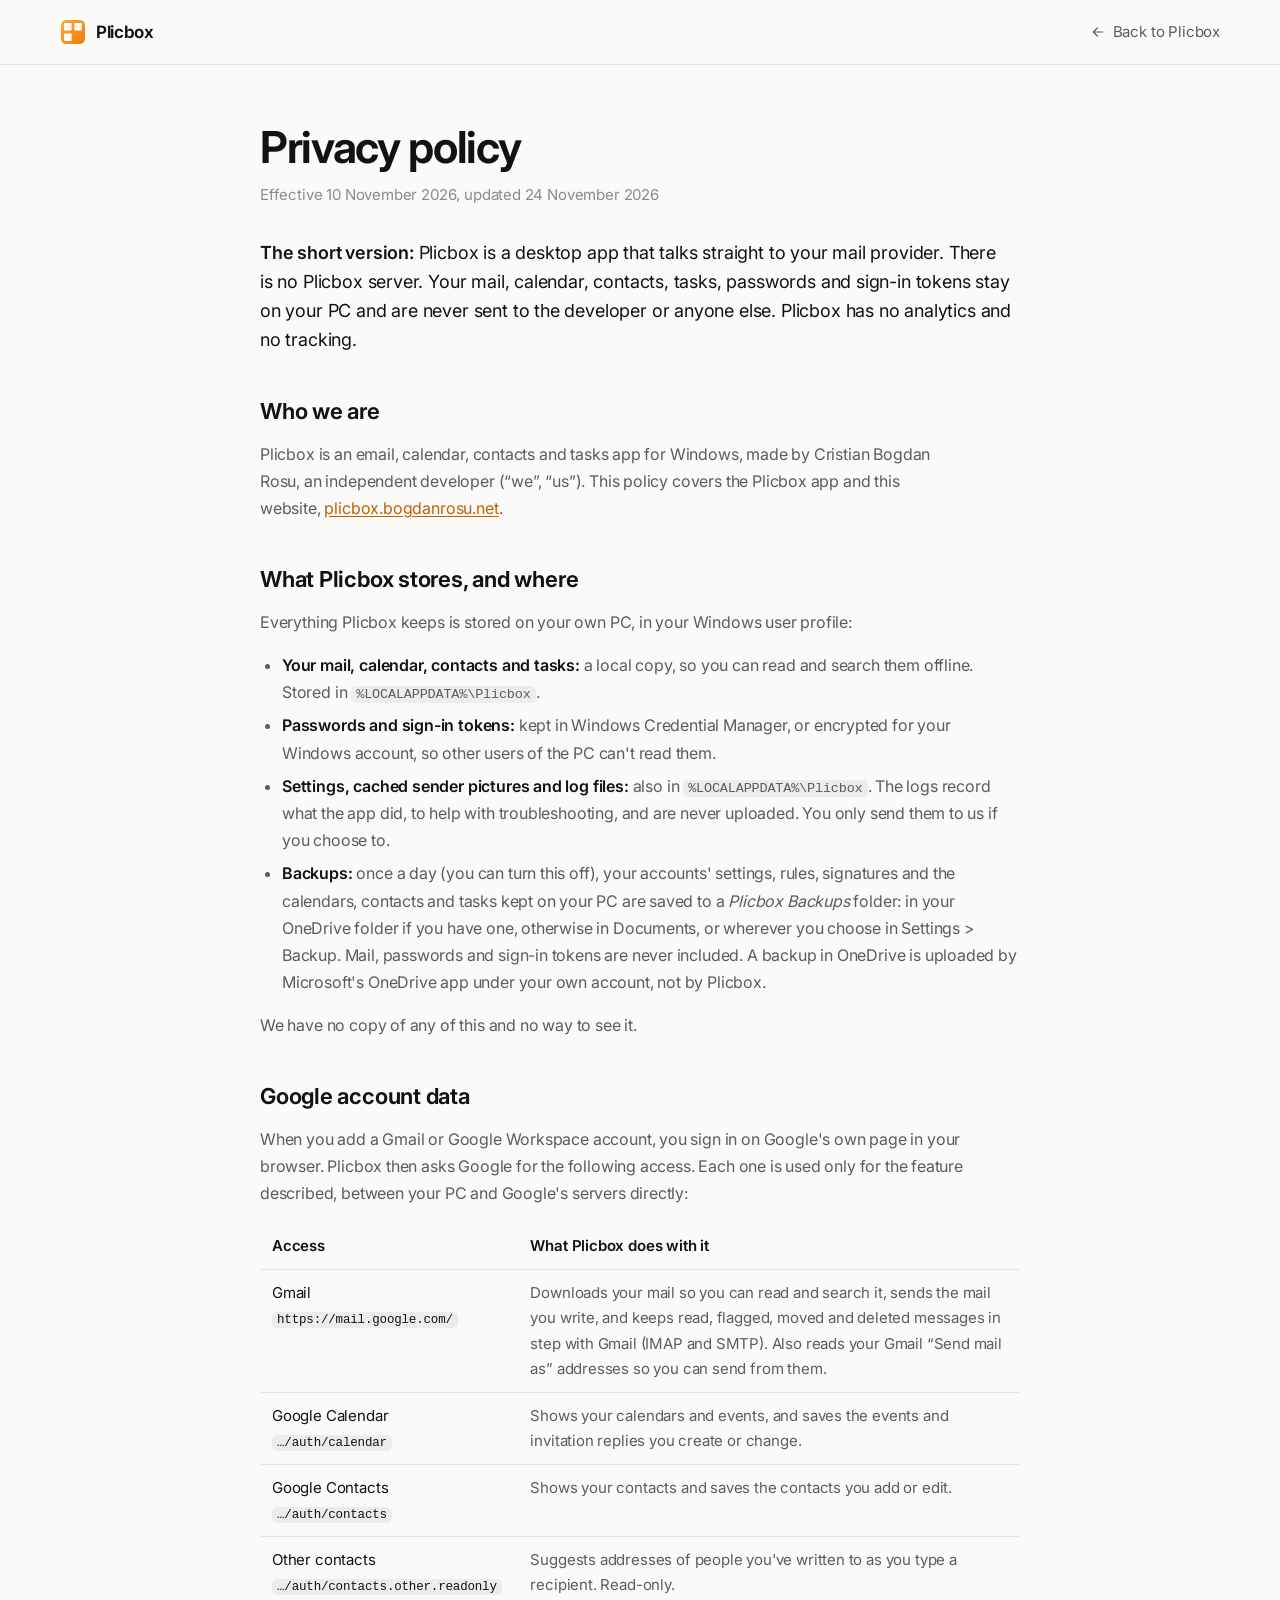
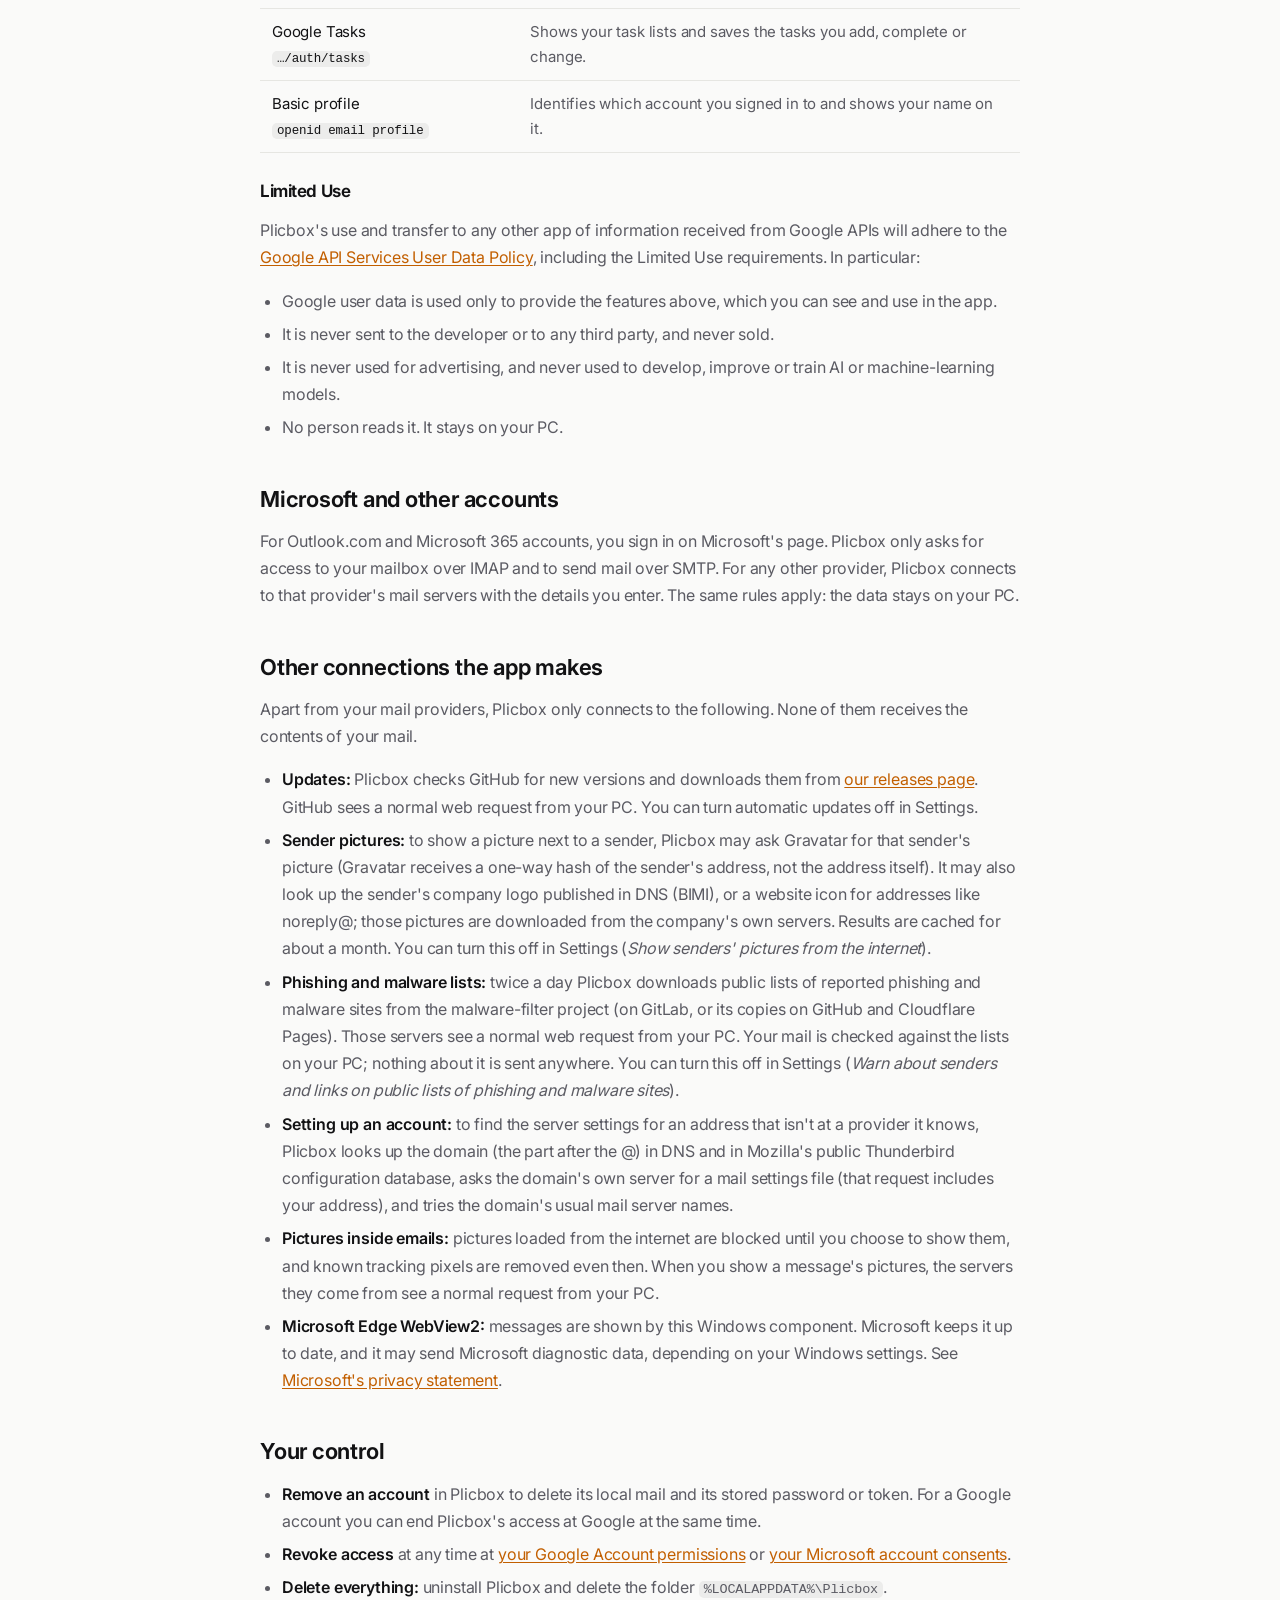
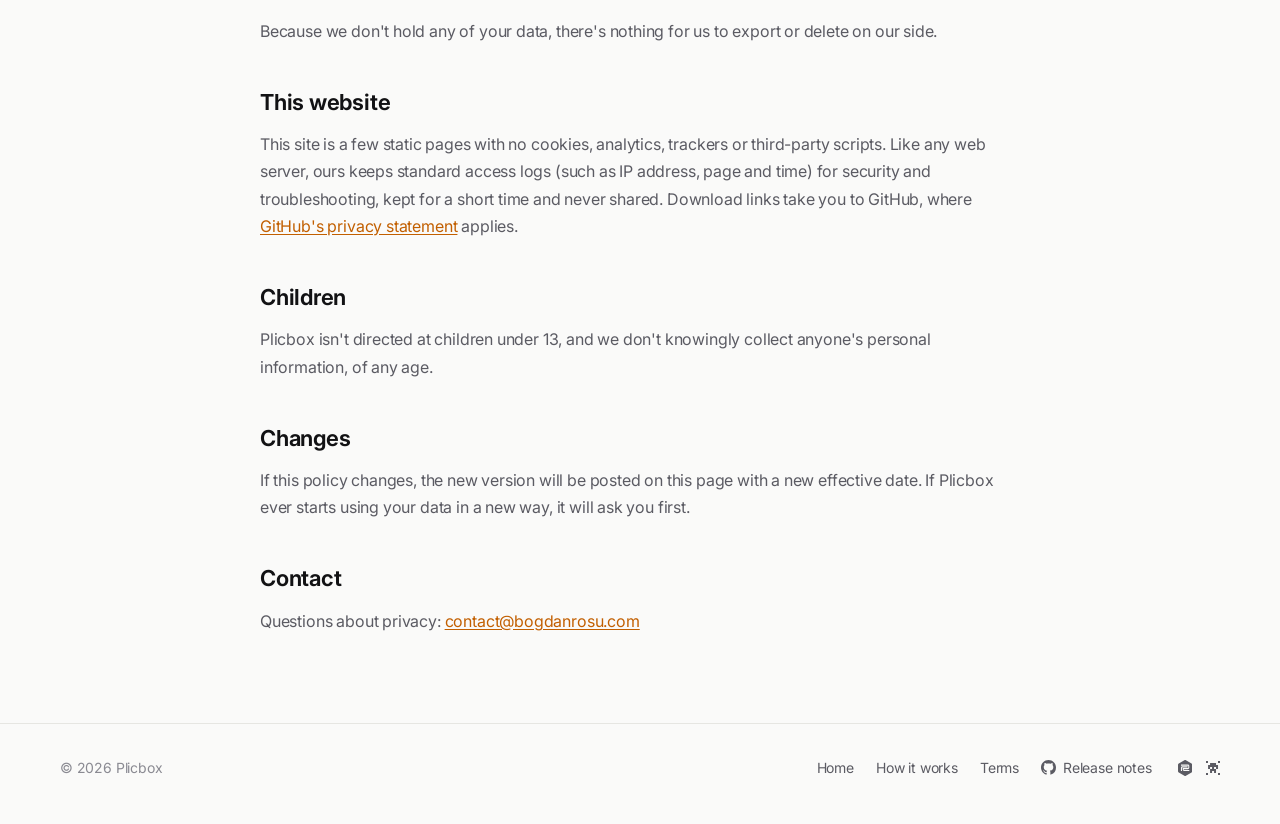
<file: site/privacy.html>
<!doctype html>
<html lang="en">
<head>
<meta charset="utf-8">
<meta name="viewport" content="width=device-width, initial-scale=1">
<title>Privacy policy | Plicbox</title>
<meta name="description" content="How Plicbox handles your data: everything stays on your PC. No servers, no analytics.">
<meta name="color-scheme" content="light dark">
<link rel="canonical" href="https://plicbox.bogdanrosu.net/privacy.html">
<link rel="icon" href="favicon.ico" sizes="48x48">
<link rel="icon" href="icons/favicon.svg" type="image/svg+xml">
<link rel="apple-touch-icon" href="icons/apple-touch-icon.png">
<link rel="preload" href="fonts/inter-latin.woff2" as="font" type="font/woff2" crossorigin>
<link rel="stylesheet" href="css/base.css?v=2">
<link rel="stylesheet" href="css/pages.css?v=2">
</head>
<body>

<header class="top">
  <div class="wrap">
    <a class="brand" href="./"><img src="icons/favicon.svg" alt="">Plicbox</a>
    <a class="back" href="./"><svg viewBox="0 0 24 24" aria-hidden="true"><path d="M19 12H5M11 6l-6 6 6 6"/></svg>Back to Plicbox</a>
  </div>
</header>

<main class="wrap doc">
  <h1>Privacy policy</h1>
  <p class="date">Effective 10 November 2026, updated 24 November 2026</p>

  <p class="lead"><strong>The short version:</strong> Plicbox is a desktop app that talks straight to your mail provider. There is no Plicbox server.
  Your mail, calendar, contacts, tasks, passwords and sign-in tokens stay on your PC and are never sent to the developer
  or anyone else. Plicbox has no analytics and no tracking.</p>

  <h2>Who we are</h2>
  <p>Plicbox is an email, calendar, contacts and tasks app for Windows, made by Cristian Bogdan Rosu, an independent developer
  (“we”, “us”). This policy covers the Plicbox app and this website, <a href="./">plicbox.bogdanrosu.net</a>.</p>

  <h2>What Plicbox stores, and where</h2>
  <p>Everything Plicbox keeps is stored on your own PC, in your Windows user profile:</p>
  <ul>
    <li><strong>Your mail, calendar, contacts and tasks:</strong> a local copy, so you can read and search them offline. Stored in
      <code>%LOCALAPPDATA%\Plicbox</code>.</li>
    <li><strong>Passwords and sign-in tokens:</strong> kept in Windows Credential Manager, or encrypted for your Windows account,
      so other users of the PC can't read them.</li>
    <li><strong>Settings, cached sender pictures and log files:</strong> also in <code>%LOCALAPPDATA%\Plicbox</code>. The logs
      record what the app did, to help with troubleshooting, and are never uploaded. You only send them to us if you choose to.</li>
    <li><strong>Backups:</strong> once a day (you can turn this off), your accounts' settings, rules, signatures and the calendars,
      contacts and tasks kept on your PC are saved to a <em>Plicbox Backups</em> folder: in your OneDrive folder if you have one,
      otherwise in Documents, or wherever you choose in Settings &gt; Backup. Mail, passwords and sign-in tokens are never included.
      A backup in OneDrive is uploaded by Microsoft's OneDrive app under your own account, not by Plicbox.</li>
  </ul>
  <p>We have no copy of any of this and no way to see it.</p>

  <h2>Google account data</h2>
  <p>When you add a Gmail or Google Workspace account, you sign in on Google's own page in your browser. Plicbox then asks Google for
  the following access. Each one is used only for the feature described, between your PC and Google's servers directly:</p>
  <table>
    <thead><tr><th>Access</th><th>What Plicbox does with it</th></tr></thead>
    <tbody>
      <tr><td>Gmail<br><code>https://mail.google.com/</code></td>
        <td>Downloads your mail so you can read and search it, sends the mail you write, and keeps read, flagged, moved and deleted
        messages in step with Gmail (IMAP and SMTP). Also reads your Gmail “Send mail as” addresses so you can send from them.</td></tr>
      <tr><td>Google Calendar<br><code>…/auth/calendar</code></td>
        <td>Shows your calendars and events, and saves the events and invitation replies you create or change.</td></tr>
      <tr><td>Google Contacts<br><code>…/auth/contacts</code></td>
        <td>Shows your contacts and saves the contacts you add or edit.</td></tr>
      <tr><td>Other contacts<br><code>…/auth/contacts.other.readonly</code></td>
        <td>Suggests addresses of people you've written to as you type a recipient. Read-only.</td></tr>
      <tr><td>Google Tasks<br><code>…/auth/tasks</code></td>
        <td>Shows your task lists and saves the tasks you add, complete or change.</td></tr>
      <tr><td>Basic profile<br><code>openid email profile</code></td>
        <td>Identifies which account you signed in to and shows your name on it.</td></tr>
    </tbody>
  </table>

  <h3>Limited Use</h3>
  <p>Plicbox's use and transfer to any other app of information received from Google APIs will adhere to the
  <a href="https://developers.google.com/terms/api-services-user-data-policy">Google API Services User Data Policy</a>,
  including the Limited Use requirements. In particular:</p>
  <ul>
    <li>Google user data is used only to provide the features above, which you can see and use in the app.</li>
    <li>It is never sent to the developer or to any third party, and never sold.</li>
    <li>It is never used for advertising, and never used to develop, improve or train AI or machine-learning models.</li>
    <li>No person reads it. It stays on your PC.</li>
  </ul>

  <h2>Microsoft and other accounts</h2>
  <p>For Outlook.com and Microsoft 365 accounts, you sign in on Microsoft's page. Plicbox only asks for access to your mailbox over IMAP
  and to send mail over SMTP. For any other provider, Plicbox connects to that provider's mail servers with the details you enter.
  The same rules apply: the data stays on your PC.</p>

  <h2>Other connections the app makes</h2>
  <p>Apart from your mail providers, Plicbox only connects to the following. None of them receives the contents of your mail.</p>
  <ul>
    <li><strong>Updates:</strong> Plicbox checks GitHub for new versions and downloads them from
      <a href="https://github.com/bogdanspn/plicbox/releases">our releases page</a>. GitHub sees a normal web request from your PC.
      You can turn automatic updates off in Settings.</li>
    <li><strong>Sender pictures:</strong> to show a picture next to a sender, Plicbox may ask Gravatar for that sender's picture
      (Gravatar receives a one-way hash of the sender's address, not the address itself). It may also look up the sender's
      company logo published in DNS (BIMI), or a website icon for addresses like noreply@; those pictures are
      downloaded from the company's own servers. Results are cached for about a month.
      You can turn this off in Settings (<em>Show senders' pictures from the internet</em>).</li>
    <li><strong>Phishing and malware lists:</strong> twice a day Plicbox downloads public lists of reported phishing and malware sites
      from the malware-filter project (on GitLab, or its copies on GitHub and Cloudflare Pages). Those servers see a normal web
      request from your PC. Your mail is checked against the lists on your PC; nothing about it is sent anywhere. You can turn this
      off in Settings (<em>Warn about senders and links on public lists of phishing and malware sites</em>).</li>
    <li><strong>Setting up an account:</strong> to find the server settings for an address that isn't at a provider it knows,
      Plicbox looks up the domain (the part after the @) in DNS and in Mozilla's public Thunderbird configuration database, asks the
      domain's own server for a mail settings file (that request includes your address), and tries the domain's usual mail server names.</li>
    <li><strong>Pictures inside emails:</strong> pictures loaded from the internet are blocked until you choose to show them, and
      known tracking pixels are removed even then. When you show a message's pictures, the servers they come from see a normal
      request from your PC.</li>
    <li><strong>Microsoft Edge WebView2:</strong> messages are shown by this Windows component. Microsoft keeps it up to date, and it may
      send Microsoft diagnostic data, depending on your Windows settings. See
      <a href="https://privacy.microsoft.com/privacystatement">Microsoft's privacy statement</a>.</li>
  </ul>

  <h2>Your control</h2>
  <ul>
    <li><strong>Remove an account</strong> in Plicbox to delete its local mail and its stored password or token. For a Google account you can
      end Plicbox's access at Google at the same time.</li>
    <li><strong>Revoke access</strong> at any time at <a href="https://myaccount.google.com/permissions">your Google Account permissions</a>
      or <a href="https://account.live.com/consent/Manage">your Microsoft account consents</a>.</li>
    <li><strong>Delete everything:</strong> uninstall Plicbox and delete the folder <code>%LOCALAPPDATA%\Plicbox</code>.</li>
  </ul>
  <p>Because we don't hold any of your data, there's nothing for us to export or delete on our side.</p>

  <h2>This website</h2>
  <p>This site is a few static pages with no cookies, analytics, trackers or third-party scripts. Like any web server, ours keeps
  standard access logs (such as IP address, page and time) for security and troubleshooting, kept for a short time and never shared.
  Download links take you to GitHub, where <a href="https://docs.github.com/site-policy/privacy-policies/github-general-privacy-statement">GitHub's privacy statement</a> applies.</p>

  <h2>Children</h2>
  <p>Plicbox isn't directed at children under 13, and we don't knowingly collect anyone's personal information, of any age.</p>

  <h2>Changes</h2>
  <p>If this policy changes, the new version will be posted on this page with a new effective date. If Plicbox ever starts using
  your data in a new way, it will ask you first.</p>

  <h2>Contact</h2>
  <p>Questions about privacy: <a href="mailto:contact@bogdanrosu.com">contact@bogdanrosu.com</a></p>
</main>

<footer>
  <div class="wrap">
    <span>© 2026 Plicbox</span>
    <span class="links"><a href="./">Home</a><a href="docs.html">How it works</a><a href="terms.html">Terms</a><a class="github" href="https://github.com/bogdanspn/plicbox"><svg class="gh" viewBox="0 0 16 16" aria-hidden="true"><path d="M8 0C3.58 0 0 3.58 0 8c0 3.54 2.29 6.53 5.47 7.59.4.07.55-.17.55-.38 0-.19-.01-.82-.01-1.49-2.01.37-2.53-.49-2.69-.94-.09-.23-.48-.94-.82-1.13-.28-.15-.68-.52-.01-.53.63-.01 1.08.58 1.23.82.72 1.21 1.87.87 2.33.66.07-.52.28-.87.51-1.07-1.78-.2-3.64-.89-3.64-3.95 0-.87.31-1.59.82-2.15-.08-.2-.36-1.02.08-2.12 0 0 .67-.21 2.2.82.64-.18 1.32-.27 2-.27.68 0 1.36.09 2 .27 1.53-1.04 2.2-.82 2.2-.82.44 1.1.16 1.92.08 2.12.51.56.82 1.27.82 2.15 0 3.07-1.87 3.75-3.65 3.95.29.25.54.73.54 1.48 0 1.07-.01 1.93-.01 2.2 0 .21.15.46.55.38A8.013 8.013 0 0016 8c0-4.42-3.58-8-8-8z"/></svg>Release notes</a><span class="marks"><a href="https://bogdanrosu.com" target="_blank" rel="noopener" aria-label="BRCreative (bogdanrosu.com)" title="BRCreative"><svg class="br" viewBox="35 22 2128 2380" aria-hidden="true"><path d="M2049.4 532.1L1212.5 49c-62.4-36-164.4-36-226.7 0L148.9 532.1C86.5 568.1 35.5 656.5 35.5 728.5v966.2c0 72 51 160.4 113.4 196.4l836.9 483.1c62.4 36 164.4 36 226.7 0l836.9-483.1c62.4-36 113.4-124.4 113.4-196.4V728.4c-.1-72-51.1-160.3-113.4-196.3ZM627.5 1184v468.8H473.1V1184c0-120.7 98.2-219 219-219h768.6v154.4H692.1c-35.7 0-64.6 29-64.6 64.6ZM1718.9 1646.8H936.3c-112.1 0-203.2-91.2-203.2-203.2v-215.1h778.3c26.9 0 48.9-21.9 48.9-48.9V908.3c0-26.9-21.9-48.9-48.9-48.9H479.4V705.1h1032c112.1 0 203.2 91.2 203.2 203.2v271.2c0 112.1-91.1 203.2-203.2 203.2H887.4v60.8c0 26.9 21.9 48.9 48.9 48.9h782.6v154.4Z"/></svg></a><a href="https://bogdanrosu.net" target="_blank" rel="noopener" aria-label="Pixel Crusher (bogdanrosu.net)" title="Pixel Crusher"><svg class="pc" viewBox="270 273 1877 1877" aria-hidden="true"><rect x="270.6" y="273.1" width="267" height="267"/><rect x="270.6" y="1883" width="267" height="267"/><rect x="1879.4" y="1880.5" width="267" height="267"/><rect x="1879.4" y="273.1" width="267" height="267"/><path d="M1882.7 1341.5v-534h-267v.6-267.6h-801v267h-267v534h267v533.6h267v-267h267v267h267v-534h-267v-266.6h267v-.5 267.5h267ZM1081.7 1341.1h-267v-266.6h267v266.6Z"/></svg></a></span></span>
  </div>
</footer>
</body>
</html>
</file>
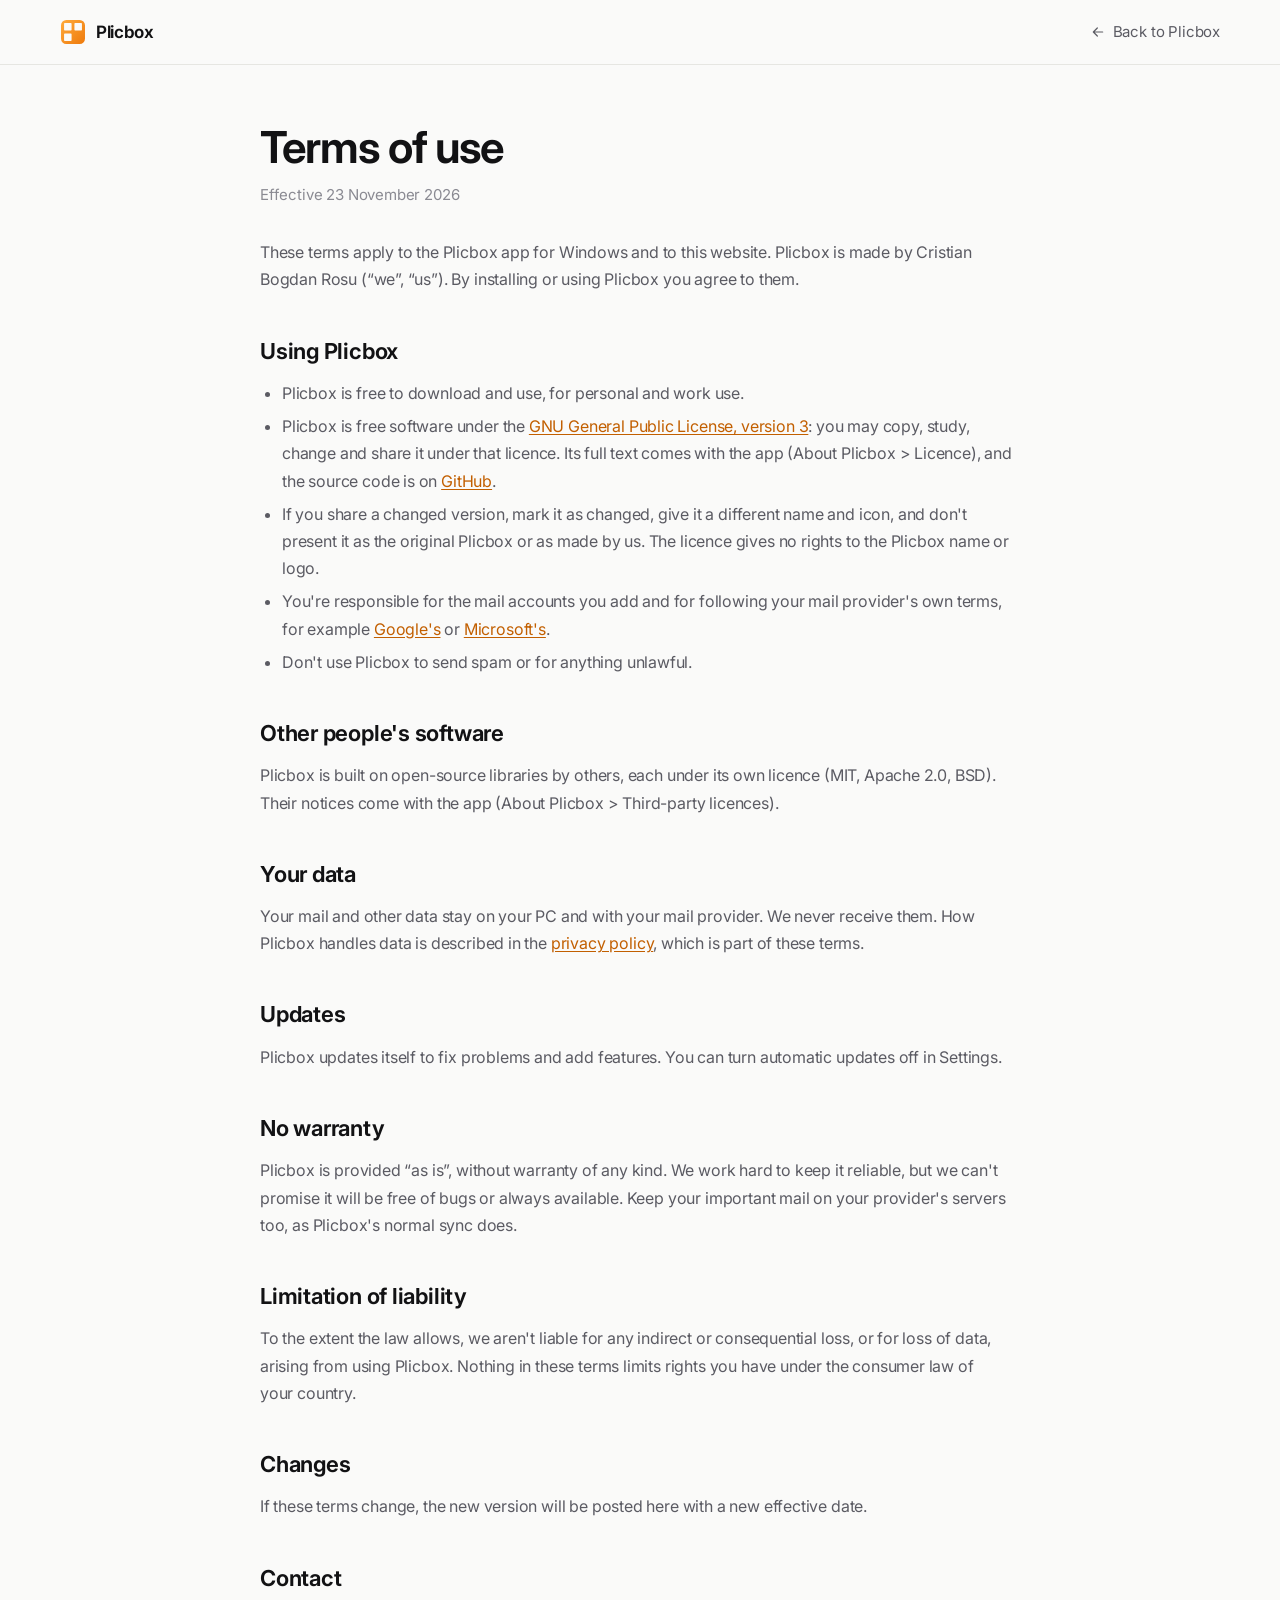
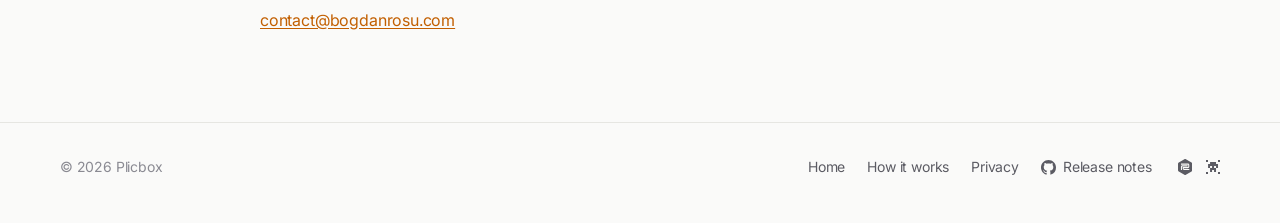
<file: site/terms.html>
<!doctype html>
<html lang="en">
<head>
<meta charset="utf-8">
<meta name="viewport" content="width=device-width, initial-scale=1">
<title>Terms of use | Plicbox</title>
<meta name="description" content="The terms for using Plicbox, a free email app for Windows.">
<meta name="color-scheme" content="light dark">
<link rel="canonical" href="https://plicbox.bogdanrosu.net/terms.html">
<link rel="icon" href="favicon.ico" sizes="48x48">
<link rel="icon" href="icons/favicon.svg" type="image/svg+xml">
<link rel="apple-touch-icon" href="icons/apple-touch-icon.png">
<link rel="preload" href="fonts/inter-latin.woff2" as="font" type="font/woff2" crossorigin>
<link rel="stylesheet" href="css/base.css?v=2">
<link rel="stylesheet" href="css/pages.css?v=2">
</head>
<body>

<header class="top">
  <div class="wrap">
    <a class="brand" href="./"><img src="icons/favicon.svg" alt="">Plicbox</a>
    <a class="back" href="./"><svg viewBox="0 0 24 24" aria-hidden="true"><path d="M19 12H5M11 6l-6 6 6 6"/></svg>Back to Plicbox</a>
  </div>
</header>

<main class="wrap doc">
  <h1>Terms of use</h1>
  <p class="date">Effective 23 November 2026</p>

  <p>These terms apply to the Plicbox app for Windows and to this website. Plicbox is made by Cristian Bogdan Rosu (“we”, “us”).
  By installing or using Plicbox you agree to them.</p>

  <h2>Using Plicbox</h2>
  <ul>
    <li>Plicbox is free to download and use, for personal and work use.</li>
    <li>Plicbox is free software under the <a href="https://www.gnu.org/licenses/gpl-3.0.html">GNU General Public License,
      version 3</a>: you may copy, study, change and share it under that licence. Its full text comes with the app
      (About Plicbox &gt; Licence), and the source code is on <a href="https://github.com/bogdanspn/plicbox">GitHub</a>.</li>
    <li>If you share a changed version, mark it as changed, give it a different name and icon, and don't present it as the
      original Plicbox or as made by us. The licence gives no rights to the Plicbox name or logo.</li>
    <li>You're responsible for the mail accounts you add and for following your mail provider's own terms, for example
      <a href="https://policies.google.com/terms">Google's</a> or <a href="https://www.microsoft.com/servicesagreement">Microsoft's</a>.</li>
    <li>Don't use Plicbox to send spam or for anything unlawful.</li>
  </ul>

  <h2>Other people's software</h2>
  <p>Plicbox is built on open-source libraries by others, each under its own licence (MIT, Apache 2.0, BSD). Their
  notices come with the app (About Plicbox &gt; Third-party licences).</p>

  <h2>Your data</h2>
  <p>Your mail and other data stay on your PC and with your mail provider. We never receive them. How Plicbox handles data is
  described in the <a href="privacy.html">privacy policy</a>, which is part of these terms.</p>

  <h2>Updates</h2>
  <p>Plicbox updates itself to fix problems and add features. You can turn automatic updates off in Settings.</p>

  <h2>No warranty</h2>
  <p>Plicbox is provided “as is”, without warranty of any kind. We work hard to keep it reliable, but we can't promise it will be
  free of bugs or always available. Keep your important mail on your provider's servers too, as Plicbox's normal sync does.</p>

  <h2>Limitation of liability</h2>
  <p>To the extent the law allows, we aren't liable for any indirect or consequential loss, or for loss of data, arising from
  using Plicbox. Nothing in these terms limits rights you have under the consumer law of your country.</p>

  <h2>Changes</h2>
  <p>If these terms change, the new version will be posted here with a new effective date.</p>

  <h2>Contact</h2>
  <p><a href="mailto:contact@bogdanrosu.com">contact@bogdanrosu.com</a></p>
</main>

<footer>
  <div class="wrap">
    <span>© 2026 Plicbox</span>
    <span class="links"><a href="./">Home</a><a href="docs.html">How it works</a><a href="privacy.html">Privacy</a><a class="github" href="https://github.com/bogdanspn/plicbox"><svg class="gh" viewBox="0 0 16 16" aria-hidden="true"><path d="M8 0C3.58 0 0 3.58 0 8c0 3.54 2.29 6.53 5.47 7.59.4.07.55-.17.55-.38 0-.19-.01-.82-.01-1.49-2.01.37-2.53-.49-2.69-.94-.09-.23-.48-.94-.82-1.13-.28-.15-.68-.52-.01-.53.63-.01 1.08.58 1.23.82.72 1.21 1.87.87 2.33.66.07-.52.28-.87.51-1.07-1.78-.2-3.64-.89-3.64-3.95 0-.87.31-1.59.82-2.15-.08-.2-.36-1.02.08-2.12 0 0 .67-.21 2.2.82.64-.18 1.32-.27 2-.27.68 0 1.36.09 2 .27 1.53-1.04 2.2-.82 2.2-.82.44 1.1.16 1.92.08 2.12.51.56.82 1.27.82 2.15 0 3.07-1.87 3.75-3.65 3.95.29.25.54.73.54 1.48 0 1.07-.01 1.93-.01 2.2 0 .21.15.46.55.38A8.013 8.013 0 0016 8c0-4.42-3.58-8-8-8z"/></svg>Release notes</a><span class="marks"><a href="https://bogdanrosu.com" target="_blank" rel="noopener" aria-label="BRCreative (bogdanrosu.com)" title="BRCreative"><svg class="br" viewBox="35 22 2128 2380" aria-hidden="true"><path d="M2049.4 532.1L1212.5 49c-62.4-36-164.4-36-226.7 0L148.9 532.1C86.5 568.1 35.5 656.5 35.5 728.5v966.2c0 72 51 160.4 113.4 196.4l836.9 483.1c62.4 36 164.4 36 226.7 0l836.9-483.1c62.4-36 113.4-124.4 113.4-196.4V728.4c-.1-72-51.1-160.3-113.4-196.3ZM627.5 1184v468.8H473.1V1184c0-120.7 98.2-219 219-219h768.6v154.4H692.1c-35.7 0-64.6 29-64.6 64.6ZM1718.9 1646.8H936.3c-112.1 0-203.2-91.2-203.2-203.2v-215.1h778.3c26.9 0 48.9-21.9 48.9-48.9V908.3c0-26.9-21.9-48.9-48.9-48.9H479.4V705.1h1032c112.1 0 203.2 91.2 203.2 203.2v271.2c0 112.1-91.1 203.2-203.2 203.2H887.4v60.8c0 26.9 21.9 48.9 48.9 48.9h782.6v154.4Z"/></svg></a><a href="https://bogdanrosu.net" target="_blank" rel="noopener" aria-label="Pixel Crusher (bogdanrosu.net)" title="Pixel Crusher"><svg class="pc" viewBox="270 273 1877 1877" aria-hidden="true"><rect x="270.6" y="273.1" width="267" height="267"/><rect x="270.6" y="1883" width="267" height="267"/><rect x="1879.4" y="1880.5" width="267" height="267"/><rect x="1879.4" y="273.1" width="267" height="267"/><path d="M1882.7 1341.5v-534h-267v.6-267.6h-801v267h-267v534h267v533.6h267v-267h267v267h267v-534h-267v-266.6h267v-.5 267.5h267ZM1081.7 1341.1h-267v-266.6h267v266.6Z"/></svg></a></span></span>
  </div>
</footer>
</body>
</html>
</file>
<file: site/css/base.css>
/* Shared by every page: the typeface, colours (light and dark), the page width, the brand and the footer.
   Page-specific styles are in home.css (index.html) and pages.css (docs, privacy, terms, changes). */

/* Inter (SIL Open Font License, fonts/LICENSE.txt), served from this site: one variable file for Latin, and a small one
   with the extra letters of Romanian and other European languages and the currency signs, fetched only by a page that uses them. Its optical
   size follows the text size, so headings get the tighter display cut. */
@font-face {
  font-family: "Inter"; font-style: normal; font-weight: 100 900; font-display: swap;
  src: url("../fonts/inter-latin.woff2") format("woff2");
  unicode-range: U+0000-00FF, U+0131, U+0152-0153, U+02BB-02BC, U+02C6, U+02DA, U+02DC, U+0304, U+0308, U+0329, U+2000-206F, U+20AC, U+2122, U+2191, U+2193, U+2212, U+2215, U+FEFF, U+FFFD;
}
@font-face {
  font-family: "Inter"; font-style: normal; font-weight: 100 900; font-display: swap;
  src: url("../fonts/inter-latin-ext.woff2") format("woff2");
  unicode-range: U+0100-017F, U+0218-021B, U+20A0-20AB, U+20AD-20C0;
}

:root {
  --font: "Inter", "Segoe UI Variable Text", "Segoe UI", system-ui, -apple-system, "Helvetica Neue", Arial, sans-serif;
  --mono: "Cascadia Mono", Consolas, ui-monospace, monospace;
  --bg: #fafaf9;
  --surface: #ffffff;
  --surface-2: #f3f3f1;
  --text: #121214;
  --muted: #5b5b63;
  --faint: #8a8a92;
  --line: #e6e6e2;
  --line-strong: #d4d4cf;
  --accent: #ee7a0c;
  --accent-2: #ffaa3b;
  --accent-ink: #ffffff;
  --link: #c25f00;
  --danger: #c42b1c;
  --shot-shadow: 0 1px 2px rgb(0 0 0 / .05), 0 30px 80px -24px rgb(0 0 0 / .28);
  --tile-shadow: 0 1px 2px rgb(0 0 0 / .04), 0 12px 32px -18px rgb(0 0 0 / .18);
  --radius: 22px;
  --dot: rgb(24 24 27 / .16);    /* the dot floor behind the home page's hero, and the tiles' dot grids */
  --spark: #ee7a0c;              /* the floor's signals */
}
@media (prefers-color-scheme: dark) {
  :root {
    --bg: #0b0b0d;
    --surface: #141417;
    --surface-2: #1b1b1f;
    --text: #f0f0f2;
    --muted: #a5a5ad;
    --faint: #75757e;
    --line: #25252a;
    --line-strong: #35353b;
    --link: #ffaa3b;
    --danger: #ff8a80;
    --shot-shadow: 0 1px 2px rgb(0 0 0 / .4), 0 30px 90px -24px rgb(0 0 0 / .9);
    --tile-shadow: 0 1px 2px rgb(0 0 0 / .3), 0 12px 32px -18px rgb(0 0 0 / .7);
    --dot: rgb(237 237 239 / .13);
    --spark: #ffaa3b;
  }
}

* { box-sizing: border-box; }
html { -webkit-text-size-adjust: 100%; }
body {
  margin: 0;
  background: var(--bg);
  color: var(--text);
  font: 16px/1.6 var(--font);
  letter-spacing: -0.011em;
  font-feature-settings: "calt";
  -webkit-font-smoothing: antialiased;
  -moz-osx-font-smoothing: grayscale;
  text-rendering: optimizeLegibility;
}
h1, h2, h3 { margin: 0; font-weight: 650; letter-spacing: -0.025em; text-wrap: balance; }
p { text-wrap: pretty; }
a { color: inherit; }
img { display: block; max-width: 100%; height: auto; }
::selection { background: color-mix(in srgb, var(--accent) 28%, transparent); }
:focus-visible { outline: 2px solid var(--accent); outline-offset: 3px; border-radius: 6px; }

.wrap { width: min(1160px, 100% - 32px); margin-inline: auto; }

/* ── the top bar's brand ── */
header.top .wrap { display: flex; align-items: center; justify-content: space-between; height: 64px; }
.brand { display: flex; align-items: center; gap: 10px; font-weight: 650; font-size: 17px; letter-spacing: -0.02em; text-decoration: none; color: var(--text); }
.brand img { width: 26px; height: 26px; }

/* ── footer ── */
footer { border-top: 1px solid var(--line); padding: 32px 0 44px; font-size: 14px; color: var(--faint); }
footer .wrap { display: flex; justify-content: space-between; align-items: center; gap: 16px; flex-wrap: wrap; }
footer .links { display: flex; align-items: center; gap: 22px; flex-wrap: wrap; }
footer a { color: var(--muted); text-decoration: none; transition: color .15s; }
footer a:hover { color: var(--text); }
/* Release notes live on GitHub: its mark says so. */
footer .github { display: inline-flex; align-items: center; gap: 7px; }
footer .github .gh { width: 15px; height: 15px; fill: currentColor; }
/* BRCreative (bogdanrosu.com) and Pixel Crusher (bogdanrosu.net), as on wallnode.cc. Both are cropped to their
   shapes and sized to look as big as the GitHub mark. */
footer .marks { display: inline-flex; align-items: center; gap: 14px; margin-left: 4px; }
footer .marks a { display: inline-flex; }
footer .marks svg { width: auto; fill: currentColor; }
footer .marks .br { height: 16px; }
footer .marks .pc { height: 14px; }
</file>
<file: site/css/home.css>
/* The home page (index.html). The typeface, colours and the footer come from base.css. */

html { scroll-behavior: smooth; }
section[id] { scroll-margin-top: 92px; }

/* ── top bar: see-through over the hero; once the page scrolls, docked to the top as a full-width frosted strip (js/home.js).
   It moves up by its top gap instead of losing it, so the page under it doesn't jump. ── */
header.top { position: sticky; top: 0; z-index: 20; padding-top: 12px; border-bottom: 1px solid transparent;
  transition: top .25s, background .25s, border-color .25s, box-shadow .25s; }
header.top.scrolled { top: -12px; background: color-mix(in srgb, var(--surface) 78%, transparent); border-bottom-color: var(--line);
  -webkit-backdrop-filter: saturate(1.6) blur(18px); backdrop-filter: saturate(1.6) blur(18px); box-shadow: 0 10px 28px -20px rgb(0 0 0 / .3); }
.bar { width: min(1180px, 100% - 24px); margin-inline: auto; display: grid; grid-template-columns: 1fr auto 1fr; align-items: center;
  height: 56px; padding: 0 8px 0 16px; }
.bar nav { display: flex; gap: 2px; }
.bar nav a { padding: 7px 13px; border-radius: 10px; font-size: 14.5px; font-weight: 500; color: var(--muted); text-decoration: none;
  transition: color .15s, background .15s; }
.bar nav a:hover { color: var(--text); background: color-mix(in srgb, var(--text) 6%, transparent); }
.bar > .btn { justify-self: end; }

/* ── buttons ── */
.btn { display: inline-flex; align-items: center; justify-content: center; gap: 10px; text-decoration: none; font-weight: 600; font-size: 15px;
  letter-spacing: -0.01em; border-radius: 12px; padding: 11px 18px; border: 1px solid transparent; white-space: nowrap;
  transition: transform .15s, box-shadow .2s, background .2s, border-color .2s; }
.btn-primary { color: var(--accent-ink); background: var(--accent);
  box-shadow: inset 0 1px 0 rgb(255 255 255 / .28), 0 1px 2px rgb(0 0 0 / .14), 0 10px 26px -10px color-mix(in srgb, var(--accent) 85%, transparent); }
.btn-primary:hover { background: color-mix(in srgb, var(--accent) 90%, #fff); transform: translateY(-1px);
  box-shadow: inset 0 1px 0 rgb(255 255 255 / .28), 0 1px 2px rgb(0 0 0 / .14), 0 14px 32px -10px color-mix(in srgb, var(--accent) 90%, transparent); }
.btn-ghost { color: var(--text); background: var(--surface); border-color: var(--line); box-shadow: 0 1px 2px rgb(0 0 0 / .05); }
.btn-ghost:hover { border-color: var(--line-strong); transform: translateY(-1px); }
.btn-large { padding: 14px 24px; font-size: 16px; border-radius: 14px; }
.btn-small { padding: 8px 14px; font-size: 14px; border-radius: 11px; }
.btn svg { width: 18px; height: 18px; flex: none; }

/* ── hero ── */
.hero { position: relative; text-align: center; padding: 64px 0 64px; }
.badge { display: inline-flex; align-items: center; gap: 10px; margin: 0 0 30px; padding: 6px 14px 6px 12px; border-radius: 999px;
  border: 1px solid var(--line); background: color-mix(in srgb, var(--surface) 85%, transparent); box-shadow: 0 1px 2px rgb(0 0 0 / .04);
  font-size: 13.5px; color: var(--muted); -webkit-backdrop-filter: blur(8px); backdrop-filter: blur(8px); }
.badge a { color: var(--text); font-weight: 600; text-decoration: none; margin-left: 3px; white-space: nowrap; }
.badge a::after { content: ""; display: inline-block; width: 5px; height: 5px; margin-left: 7px; vertical-align: 2px; border: solid currentColor;
  border-width: 1.6px 1.6px 0 0; transform: rotate(45deg); transition: transform .15s; }
.badge a:hover::after { transform: translateX(2px) rotate(45deg); }
.pulse { flex: none; width: 8px; height: 8px; border-radius: 50%; background: var(--accent); animation: pulse 2.4s ease-out infinite; }
@keyframes pulse {
  0% { box-shadow: 0 0 0 0 color-mix(in srgb, var(--accent) 55%, transparent); }
  70%, 100% { box-shadow: 0 0 0 9px transparent; }
}
.hero h1 { font-size: clamp(46px, 7.6vw, 96px); line-height: .98; letter-spacing: -0.05em; font-weight: 700; }
.hero h1 span { display: inline-block; color: var(--faint); }
.lede { font-size: clamp(18px, 2.1vw, 21px); line-height: 1.5; letter-spacing: -0.015em; color: var(--muted); max-width: 590px; margin: 26px auto 36px; }
.lede mark { color: var(--text); font-weight: 600; padding: 0 3px; border-radius: 3px;
  background: linear-gradient(transparent 58%, color-mix(in srgb, var(--accent) 32%, transparent) 58% 92%, transparent 92%); }
.actions { display: flex; gap: 12px; justify-content: center; flex-wrap: wrap; }
.meta { margin: 22px 0 0; font-size: 14px; color: var(--faint); }

/* The noise Plicbox leaves out: a few pop-ups and upsells around the headline, each struck through and cleared away. */
.noise { position: absolute; inset: 24px 0 24px; pointer-events: none; }
.noise > span { position: absolute; left: var(--x); top: var(--y); animation: chip-in .5s cubic-bezier(.2, .7, .3, 1) calc(.2s + var(--i) * 70ms) both; }
.noise > span.r { left: auto; right: var(--x); }
.noise b { position: relative; display: inline-flex; align-items: center; gap: 7px; white-space: nowrap; padding: 8px 13px; border-radius: 11px;
  font-size: 13px; font-weight: 500; color: var(--muted); background: var(--surface); border: 1px solid var(--line); box-shadow: var(--tile-shadow);
  animation: chip-out .6s ease-in calc(1.9s + var(--i) * 150ms) forwards; }
.noise b i { font-style: normal; color: var(--faint); letter-spacing: 0; }
.noise b i.ad { font-size: 10.5px; font-weight: 700; padding: 1px 5px; border-radius: 4px; border: 1px solid var(--line-strong); }
.noise b::after { content: ""; position: absolute; left: 9px; right: 9px; top: 50%; height: 2px; margin-top: -1px; border-radius: 2px;
  background: var(--accent); transform: scaleX(0); transform-origin: left; animation: strike .32s ease-out calc(1.4s + var(--i) * 150ms) forwards; }
@keyframes chip-in { from { opacity: 0; transform: translateY(12px) scale(.94); } }
@keyframes strike { to { transform: scaleX(1); } }
@keyframes chip-out { to { opacity: 0; filter: blur(6px); transform: translateY(-12px) scale(.95); visibility: hidden; } }

/* ── hero backdrop: a dot floor seen in perspective, with hills, and signals running along its rows (js/home.js) ── */
main { position: relative; isolation: isolate; overflow-x: clip; }  /* the dot fields may reach past the page's sides, never widen it */
.backdrop { position: absolute; inset: -80px 0 auto; height: 1000px; z-index: -1; overflow: hidden; pointer-events: none;
  -webkit-mask-image: radial-gradient(ellipse 85% 80% at 50% 38%, #000 40%, transparent 88%);
  mask-image: radial-gradient(ellipse 85% 80% at 50% 38%, #000 40%, transparent 88%); }
.backdrop canvas { display: block; width: 100%; height: 100%; opacity: .6; }  /* the whole effect, kept well behind the text */

/* ── the app's videos, in a glass frame ── */
.stage { position: relative; }
.stage::before { content: ""; position: absolute; inset: 6% 8% 2%; z-index: -1; border-radius: 50%; filter: blur(70px); opacity: .5;
  background: radial-gradient(closest-side, color-mix(in srgb, var(--accent) 45%, transparent), transparent); }
.frame { padding: 9px; border-radius: 26px; border: 1px solid var(--line); box-shadow: var(--shot-shadow);
  background: color-mix(in srgb, var(--surface) 62%, transparent); -webkit-backdrop-filter: blur(12px); backdrop-filter: blur(12px); }
.frame video { display: block; width: 100%; height: auto; aspect-ratio: 1920 / 1200; border-radius: 18px; background: var(--surface);
  box-shadow: 0 0 0 1px var(--line); }
/* Tilted back a little, and laid flat as it scrolls into view (where the browser can tie animations to scrolling). */
@supports (animation-timeline: view()) {
  @media (prefers-reduced-motion: no-preference) {
    .stage { perspective: 2200px; }
    .hero-shot { transform-origin: 50% 0; animation: settle linear both; animation-timeline: view(); animation-range: entry 0% cover 42%; }
    @keyframes settle { from { transform: rotateX(16deg) scale(.93); } to { transform: none; } }
  }
}

/* ── the accounts it works with ── */
.works { margin: 72px 0 0; text-align: center; }
.works p { margin: 0 0 18px; font-size: 13.5px; color: var(--faint); }
.works ul { list-style: none; margin: 0; padding: 0; display: flex; flex-wrap: wrap; justify-content: center; gap: 14px 30px; }
/* Each logo in one grey, its own colours when pointed at. */
.works li { display: inline-flex; align-items: center; gap: 9px; font-size: 16px; font-weight: 600; letter-spacing: -0.02em;
  color: color-mix(in srgb, var(--text) 52%, transparent); transition: color .2s; }
.works svg { width: 20px; height: 20px; flex: none; fill: currentColor; transition: fill .2s; }
.works li:hover { color: var(--text); }
.works li:hover svg { fill: var(--brand, currentColor); }
.works .ms:hover path:nth-child(1) { fill: #f25022; } .works .ms:hover path:nth-child(2) { fill: #7fba00; }
.works .ms:hover path:nth-child(3) { fill: #00a4ef; } .works .ms:hover path:nth-child(4) { fill: #ffb900; }
/* Logos that are words (Zoho, GMX) at their own width, in place of the name. */
.works .wide svg { width: auto; height: 17px; }
.works .gmx svg { height: 13px; }
.works .any { font-weight: 500; color: var(--faint); }
.works .any svg { fill: none; stroke: currentColor; stroke-width: 1.8; stroke-linecap: round; stroke-linejoin: round; }
.works .any:hover svg { fill: none; }

/* ── section headings: a small label, a two-tone heading and a line of explanation ── */
section > .head { display: grid; grid-template-columns: minmax(0, 1.25fr) minmax(0, 1fr); align-items: end; gap: 12px 64px; margin-bottom: 44px; }
.head .eyebrow { grid-column: 1 / -1; margin: 0; font-size: 14px; font-weight: 600; letter-spacing: -0.005em; color: var(--accent); }
.head h2 { font-size: clamp(34px, 4.8vw, 56px); line-height: 1.04; letter-spacing: -0.04em; font-weight: 700; }
.head h2 span { color: var(--faint); }
.head > p:last-child { margin: 0; color: var(--muted); font-size: 17px; line-height: 1.55; max-width: 460px; padding-bottom: 6px; }
.head a { color: var(--text); text-underline-offset: 3px; text-decoration-color: var(--line-strong); }
.head a:hover { text-decoration-color: currentColor; }
.head.center { display: block; text-align: center; }
.head.center .eyebrow { margin-bottom: 12px; }
.head.center > p:last-child { margin: 16px auto 0; }

#features, #tour, .perf, .faq { margin: 140px 0; }

/* ── features: a grid of tiles, each with a small piece of the app ── */
.bento { display: grid; grid-template-columns: repeat(12, minmax(0, 1fr)); gap: 14px; }
/* Each tile spans three of the grid's rows (its piece of the app, title, text), shared with the tiles beside it, so the
   titles of a row line up whatever the length of the texts. */
.tile { grid-column: span 4; grid-row: span 3; display: grid; grid-template-rows: subgrid; row-gap: 0; position: relative; padding: 26px 28px 28px;
  border-radius: var(--radius); background: var(--surface); border: 1px solid var(--line); box-shadow: var(--tile-shadow); overflow: hidden; }
.tile.w6 { grid-column: span 6; }
.tile h3 { font-size: 18px; letter-spacing: -0.02em; margin: 0 0 6px; }
.tile p { margin: 0; color: var(--muted); font-size: 15px; line-height: 1.55; max-width: 48ch; }
.tile p a { color: var(--text); font-weight: 500; text-underline-offset: 3px; text-decoration-color: var(--line-strong); white-space: nowrap; }
.tile p a:hover { text-decoration-color: currentColor; }
.viz { position: relative; flex: 1; display: grid; place-items: center; min-height: 190px; margin: -8px -10px 22px; }
/* A faint dot grid behind each piece, like the floor behind the hero. */
.viz::before { content: ""; position: absolute; inset: -20px -20px 0; z-index: 0; pointer-events: none;
  background: radial-gradient(var(--dot) 1px, transparent 1.4px) 0 0 / 18px 18px;
  -webkit-mask-image: radial-gradient(ellipse 60% 62% at 50% 50%, #000, transparent);
  mask-image: radial-gradient(ellipse 60% 62% at 50% 50%, #000, transparent); }
.viz > * { position: relative; z-index: 1; }
.viz svg { fill: none; stroke: currentColor; stroke-width: 1.8; stroke-linecap: round; stroke-linejoin: round; }

/* The pieces of the app share a look: a small card, like a bit of a window, a shade off its tile in dark mode. */
.bento { --ui: var(--surface); --chip: var(--surface-2); }
@media (prefers-color-scheme: dark) { .bento { --ui: #1c1c21; --chip: #26262c; } }
.ui { background: var(--ui); border: 1px solid var(--line); border-radius: 14px; box-shadow: 0 1px 2px rgb(0 0 0 / .05), 0 16px 36px -18px rgb(0 0 0 / .3);
  font-size: 13px; line-height: 1.4; letter-spacing: -0.005em; text-align: left; }
.ui b { font-weight: 600; color: var(--text); }
.ui small { display: block; color: var(--muted); font-size: 12px; }
.av { flex: none; display: inline-grid; place-items: center; width: 28px; height: 28px; border-radius: 50%; background: var(--c); color: #fff;
  font-size: 12.5px; font-weight: 600; }

/* Free and open: nothing to pay, in big type. */
.price { display: grid; justify-items: center; gap: 18px; }
.zero { display: flex; font-size: 128px; font-weight: 750; line-height: 1; letter-spacing: -0.07em; color: var(--text);
  -webkit-mask-image: linear-gradient(180deg, #000 35%, rgb(0 0 0 / .2)); mask-image: linear-gradient(180deg, #000 35%, rgb(0 0 0 / .2)); }
.zero b { display: block; font-weight: inherit; padding-right: .04em; }
/* The sign rolls through the world's currencies, quickly, and lands on the next one; the 0 stays (js/home.js). */
.cur { display: flex; justify-content: flex-end; height: 1em; overflow: hidden; margin-right: -.03em; transition: width .45s cubic-bezier(.2, .8, .2, 1); }
.reel { display: flex; flex-direction: column; align-items: flex-end; }
.reel b { width: max-content; }
.pills { display: flex; flex-wrap: wrap; justify-content: center; gap: 8px; }
.pills span { display: inline-flex; align-items: center; gap: 6px; padding: 5px 11px 5px 9px; border-radius: 999px; font-size: 12.5px; font-weight: 500;
  color: var(--muted); background: var(--chip); border: 1px solid var(--line); }
.pills span::before { content: ""; width: 9px; height: 5px; margin-top: -2px; border: solid var(--accent); border-width: 0 0 2px 2px; transform: rotate(-45deg); }

/* Trackers blocked: a newsletter with the app's notes about what was kept out. */
.mail { width: min(100%, 360px); padding: 14px; display: grid; gap: 12px; }
.from { display: flex; align-items: center; gap: 10px; }
.from b, .from small { white-space: nowrap; overflow: hidden; text-overflow: ellipsis; }
.notes { display: flex; flex-direction: column; align-items: flex-start; gap: 6px; }
.note { display: inline-flex; align-items: center; gap: 6px; padding: 4px 10px 4px 8px; border-radius: 999px; font-size: 12px; color: var(--muted);
  background: var(--chip); border: 1px solid var(--line); }
.note svg { width: 14px; height: 14px; }
.note u { color: var(--link); text-decoration: none; font-weight: 500; }
.blank { display: grid; grid-template-columns: 1.4fr 1fr; gap: 6px; }
.blank span { height: 34px; border-radius: 7px; border: 1px dashed var(--line-strong);
  background: repeating-linear-gradient(135deg, transparent 0 6px, color-mix(in srgb, var(--text) 4%, transparent) 6px 7px); }
.blank span:first-child { grid-row: span 2; height: auto; }
.in .note { animation: pop .45s cubic-bezier(.2, .8, .3, 1.2) both; }
.in .note + .note { animation-delay: .15s; }
/* What Download does, over and over: a pointer clicks it, the pictures load, and the note about them goes, while
   "Tracking blocked" lights up, as tracking pixels stay out even then. Then it starts again. */
.trackers .viz { place-items: start center; padding-top: 4px; }
.notes .note { max-height: 30px; }
.note u { position: relative; border-radius: 4px; }
.note .pointer { position: absolute; left: 40%; top: 50%; width: 24px; height: 24px; opacity: 0; pointer-events: none;
  fill: var(--text) !important; stroke: var(--surface) !important; stroke-width: 1.5 !important; filter: drop-shadow(0 2px 3px rgb(0 0 0 / .25)); }
.blank span { position: relative; }
.blank span::after { content: ""; position: absolute; inset: -1px; border-radius: 7px; opacity: 0; }
/* The newsletter's pictures, once downloaded: quiet tints of the page's own colours, the big one with the album's name. */
.blank span::after { --tint: color-mix(in srgb, var(--text) 7%, var(--surface)); }
.blank span:nth-child(1)::after { content: "Night Transit"; display: flex; align-items: flex-end; padding: 8px 10px; color: var(--muted);
  font-size: 12px; font-weight: 600; letter-spacing: -0.01em;
  background: radial-gradient(at 80% 25%, color-mix(in srgb, var(--accent) 22%, transparent), transparent 60%),
    radial-gradient(at 15% 85%, color-mix(in srgb, #7c4ddb 14%, transparent), transparent 60%), var(--tint); }
.blank span:nth-child(2)::after { background: radial-gradient(at 25% 30%, color-mix(in srgb, var(--accent) 16%, transparent), transparent 70%), var(--tint); }
.blank span:nth-child(3)::after { background: radial-gradient(at 80% 70%, color-mix(in srgb, #1a73e8 12%, transparent), transparent 70%), var(--tint); }
/* (.notes in front: more specific than the delay the second note gets above) */
.in .notes .pics { animation: pop .45s cubic-bezier(.2, .8, .3, 1.2) .15s both, pics-go 9s 1.5s infinite; }
.in .pics u { animation: press 9s 1.5s infinite; }
.in .pointer { animation: point 9s 1.5s infinite; }
.in .blank span::after { animation: load 9s 1.5s infinite; }
.in .blank span:nth-child(2)::after { animation-delay: 1.6s; } .in .blank span:nth-child(3)::after { animation-delay: 1.7s; }
.in .trk { animation: pop .45s cubic-bezier(.2, .8, .3, 1.2) both, still 9s 1.5s infinite; }
@keyframes point {
  0%, 4% { opacity: 0; transform: translate(70px, 56px); }
  8% { opacity: 1; }
  17% { opacity: 1; transform: none; animation-timing-function: ease-in-out; }
  19% { transform: scale(.82); }
  21% { opacity: 1; transform: none; }
  27%, 100% { opacity: 0; transform: none; }
}
@keyframes press { 0%, 18% { background: transparent; } 19%, 21% { background: color-mix(in srgb, var(--accent) 22%, transparent); } 24%, 100% { background: transparent; } }
@keyframes pics-go {
  0%, 21% { max-height: 30px; opacity: 1; margin-top: 0; padding-top: 4px; padding-bottom: 4px; border-width: 1px; }
  24% { max-height: 30px; opacity: 0; margin-top: 0; padding-top: 4px; padding-bottom: 4px; border-width: 1px; }
  28%, 86% { max-height: 0; opacity: 0; margin-top: -6px; padding-top: 0; padding-bottom: 0; border-width: 0; }
  93%, 100% { max-height: 30px; opacity: 1; margin-top: 0; padding-top: 4px; padding-bottom: 4px; border-width: 1px; }
}
@keyframes load { 0%, 23% { opacity: 0; } 30%, 84% { opacity: 1; } 91%, 100% { opacity: 0; } }
@keyframes still {
  0%, 31% { box-shadow: 0 0 0 0 transparent; color: var(--muted); border-color: var(--line); }
  36%, 52% { box-shadow: 0 0 0 4px color-mix(in srgb, var(--accent) 28%, transparent); color: var(--text); border-color: color-mix(in srgb, var(--accent) 55%, transparent); }
  62%, 100% { box-shadow: 0 0 0 0 transparent; color: var(--muted); border-color: var(--line); }
}
@keyframes pop { from { opacity: 0; transform: translateY(6px) scale(.92); } }

/* Phishing warnings: the app's red banner, and an attachment dressed up as a document. */
.warn { width: min(100%, 380px); padding: 12px; display: grid; gap: 10px; }
.banners { display: grid; }
.banners .banner { grid-area: 1 / 1; opacity: 0; transform: translateY(5px); transition: opacity .45s, transform .45s; }
.banners .banner.on { opacity: 1; transform: none; }
.banner { display: flex; gap: 10px; padding: 10px 12px; border-radius: 9px; color: var(--danger);
  background: color-mix(in srgb, var(--danger) 9%, transparent); border: 1px solid color-mix(in srgb, var(--danger) 35%, transparent); }
.banner svg { flex: none; width: 18px; height: 18px; margin-top: 1px; }
.banner b { display: block; color: var(--danger); font-size: 12.5px; }
.banner small { margin-top: 3px; font-size: 11.5px; line-height: 1.4; }
.file { display: inline-flex; align-items: center; gap: 7px; justify-self: start; padding: 6px 10px; border-radius: 8px; font-size: 12.5px;
  border: 1px solid var(--line); background: var(--chip); color: var(--text); }
.file svg { width: 14px; height: 14px; color: var(--muted); }
.file em { font-style: normal; font-weight: 600; color: var(--danger); background: color-mix(in srgb, var(--danger) 12%, transparent); border-radius: 4px; padding: 0 2px; }
.in .banners { animation: pop .5s cubic-bezier(.2, .8, .3, 1.2) both; }
/* Where the phishing and malware lists come from. */
.lists { display: flex; align-items: flex-start; gap: 8px; padding: 10px 2px 1px; border-top: 1px dashed var(--line-strong); font-size: 11.5px;
  line-height: 1.45; color: var(--muted); }
.lists svg { flex: none; width: 14px; height: 14px; margin-top: 1px; color: #2e9e4f; }
.lists b { color: var(--text); }
.in .lists svg { animation: turn 1.2s cubic-bezier(.5, 0, .3, 1) .4s both; }
@keyframes turn { to { transform: rotate(360deg); } }

/* Undo send, send later: the toolbar while a message waits, and one that goes later. */
.stack { display: grid; gap: 10px; justify-items: center; width: 100%; }
.toolbar { display: flex; align-items: center; gap: 10px; padding: 8px 12px 8px 8px; max-width: 100%; }
.toolbar .new { display: inline-flex; align-items: center; gap: 5px; padding: 5px 10px 5px 7px; border-radius: 7px; background: var(--accent); color: #fff; font-weight: 600; }
.toolbar .new svg, .toolbar .link svg { width: 14px; height: 14px; }
.toolbar .new svg { stroke-width: 2.4; }
.sending { position: relative; color: var(--muted); font-size: 12px; white-space: nowrap; overflow: hidden; text-overflow: ellipsis; padding-bottom: 4px; }
.sending i { position: absolute; left: 0; right: 0; bottom: 0; height: 2px; border-radius: 2px; background: var(--accent); transform-origin: left; opacity: .8; }
.in .sending i { animation: drain 8s linear infinite; }
@keyframes drain { from { transform: scaleX(1); } to { transform: scaleX(0); } }
.toolbar .link { display: inline-flex; align-items: center; gap: 4px; color: var(--link); font-weight: 600; }
.later { display: inline-flex; align-items: center; gap: 7px; padding: 7px 12px; font-size: 12px; color: var(--muted); }
.later svg { width: 14px; height: 14px; }

/* Fast search: the search box, typing, and what it finds (js/home.js types the words). */
.finder { width: min(100%, 360px); padding: 10px; }
.field { display: flex; align-items: center; gap: 8px; height: 36px; padding: 0 11px; border-radius: 9px; border: 1px solid var(--line-strong);
  background: var(--bg); color: var(--text); font-size: 13px; }
.field svg { flex: none; width: 15px; height: 15px; color: var(--muted); }
.q { white-space: nowrap; overflow: hidden; }
.q .hint { color: var(--faint); font-style: italic; }
.q.typing::after { content: ""; display: inline-block; width: 1.5px; height: 15px; margin-left: 1px; vertical-align: -3px; background: var(--accent);
  animation: caret 1s steps(1) infinite; }
@keyframes caret { 50% { opacity: 0; } }
.hits { list-style: none; margin: 8px 0 0; padding: 0; display: grid; gap: 2px; }
.hits li { display: grid; grid-template-columns: auto 84px minmax(0, 1fr); align-items: center; gap: 9px; padding: 6px; border-radius: 8px;
  font-size: 12px; transition: opacity .3s, transform .3s; }
.hits li:first-child { background: color-mix(in srgb, #1a73e8 12%, transparent); transition: opacity .3s, transform .3s, background .3s; }
.hits .av { width: 22px; height: 22px; font-size: 10.5px; }
.hits b, .hits span:not(.av) { white-space: nowrap; overflow: hidden; text-overflow: ellipsis; }
.hits span:not(.av) { color: var(--muted); }
.hits mark { background: color-mix(in srgb, var(--accent) 26%, transparent); color: var(--text); border-radius: 3px; padding: 0 1px; transition: background .3s; }
.finder.empty .hits li { opacity: .28; transform: translateY(3px); }
.finder.empty .hits mark { background: transparent; }
.finder.empty .hits li:first-child { background: transparent; }
.took { display: flex; align-items: center; gap: 6px; margin: 8px 6px 2px; font-size: 11.5px; color: var(--muted); transition: opacity .25s; }
.took svg { flex: none; width: 13px; height: 13px; color: var(--accent); }
.took b { color: var(--text); font-weight: 600; font-variant-numeric: tabular-nums; padding: 0 3px; border-radius: 4px; }
.finder.empty .took { opacity: 0; }
.finder:not(.empty) .took b { animation: flash .9s ease-out; }
@keyframes flash { from { background: color-mix(in srgb, var(--accent) 35%, transparent); } }
.finder .hits li:nth-child(2) { transition-delay: .06s; } .finder .hits li:nth-child(3) { transition-delay: .12s; }

/* Offline, for real: a plane on its way above the Outbox, which holds what waits. */
.offline .viz { display: flex; flex-direction: column; align-items: center; justify-content: center; gap: 14px; }
.side { width: 200px; padding: 10px 8px; display: grid; gap: 2px; }
.side small { padding: 2px 8px 6px; font-weight: 600; font-size: 11.5px; color: var(--faint); }
.side .row { display: flex; align-items: center; gap: 9px; padding: 6px 8px; border-radius: 7px; color: var(--text); }
.side .row svg { width: 16px; height: 16px; color: var(--muted); }
.side .row em { margin-left: auto; font-style: normal; font-size: 11.5px; font-weight: 600; color: var(--muted); }
.side .row.on { background: color-mix(in srgb, var(--accent) 13%, transparent); }
.side .row.on em { color: var(--accent); }
.sky { position: relative; width: min(100%, 280px); height: 22px; overflow: hidden;
  background: repeating-linear-gradient(90deg, var(--line-strong) 0 2px, transparent 2px 9px) 0 50% / 100% 2px no-repeat;
  -webkit-mask-image: linear-gradient(90deg, transparent, #000 18%, #000 82%, transparent); mask-image: linear-gradient(90deg, transparent, #000 18%, #000 82%, transparent); }
.sky i { position: absolute; inset: 0; transform: translateX(62%); }
.plane { position: absolute; left: -22px; top: 0; width: 22px; height: 22px; color: var(--text); transform: rotate(90deg);
  fill: currentColor !important; stroke: none !important; }
.in .sky i { animation: fly 6s cubic-bezier(.45, 0, .4, 1) infinite; }
@keyframes fly { from { transform: translateX(0); } to { transform: translateX(calc(100% + 22px)); } }

/* Push mail: a notification sliding in from the tray. */
.toast { width: min(100%, 290px); padding: 12px 14px; display: grid; gap: 1px; }
.toast .app { display: flex; align-items: center; gap: 6px; margin-bottom: 6px; font-size: 11.5px; color: var(--muted); }
.toast .app img { width: 14px; height: 14px; }
.toast .app span { margin-left: auto; }
.toast > span:not(.app) { color: var(--text); }
.toast small { margin-top: 2px; white-space: nowrap; overflow: hidden; text-overflow: ellipsis; }
.in .toast { animation: toast 6s cubic-bezier(.2, .8, .3, 1) infinite; }
@keyframes toast {
  0% { opacity: 0; transform: translateX(60px); }
  10%, 82% { opacity: 1; transform: none; }
  94%, 100% { opacity: 0; transform: translateX(60px); }
}

/* Rules: a rule, written out. */
.rule { padding: 12px; display: grid; gap: 9px; width: min(100%, 350px); }
.rule .line { display: flex; flex-wrap: wrap; align-items: center; gap: 6px; }
.rule .kw { width: 34px; font-size: 12px; font-weight: 600; color: var(--faint); }
.rule .pill { padding: 4px 9px; border-radius: 7px; font-size: 12px; border: 1px solid var(--line); background: var(--chip); color: var(--text); }
.rule .pill.val { border-color: color-mix(in srgb, var(--accent) 45%, transparent); background: color-mix(in srgb, var(--accent) 10%, transparent); font-weight: 500; }

/* Daily backups: the backup folder, with a backup for every day. */
.saved { width: min(100%, 290px); padding: 12px; display: grid; gap: 10px; }
.folder { display: flex; align-items: center; gap: 10px; }
.folder > svg { width: 28px; height: 28px; color: var(--accent); fill: color-mix(in srgb, var(--accent) 18%, transparent); }
.folder .ok { margin-left: auto; display: grid; place-items: center; width: 22px; height: 22px; border-radius: 50%; background: #2e9e4f; color: #fff; }
.folder .ok svg { width: 13px; height: 13px; stroke-width: 2.6; }
.days { display: flex; gap: 6px; }
.days i { flex: 1; font-style: normal; text-align: center; padding: 5px 0; border-radius: 7px; font-size: 11.5px; color: var(--muted);
  background: var(--chip); border: 1px solid var(--line); }
.days i:first-child { color: var(--text); font-weight: 600; }

/* In your language: the Reply button in each language the app speaks, and its accent colours (js/home.js turns them). */
.lang .viz { display: flex; align-items: center; justify-content: center; gap: 36px; flex-wrap: wrap; }
.say { display: grid; justify-items: center; gap: 10px; }
.reply { --c: #f7931e; display: inline-flex; align-items: center; gap: 10px; padding: 12px 22px 12px 18px; font-size: 22px; font-weight: 600;
  letter-spacing: -0.02em; color: var(--text); border-radius: 14px; min-width: 196px; justify-content: center; transition: box-shadow .4s; }
.reply svg { width: 22px; height: 22px; color: var(--c); stroke-width: 2; transition: color .4s; }
.word { display: inline-block; transition: opacity .25s, transform .25s, filter .25s; }
.word.out { opacity: 0; transform: translateY(-8px); filter: blur(3px); }
.tongue { font-size: 13px; color: var(--faint); transition: opacity .25s; }
.swatches { display: grid; grid-template-columns: repeat(4, 22px); gap: 10px; }
.swatches i { width: 22px; height: 22px; border-radius: 50%; background: var(--c); box-shadow: inset 0 0 0 1px rgb(0 0 0 / .12); transition: transform .3s, box-shadow .3s; }
.swatches i.on { transform: scale(1.18); box-shadow: 0 0 0 2px var(--surface), 0 0 0 4px var(--c); }

/* ── tour: tabs over a video each ── */
.tabs { position: relative; display: flex; width: max-content; max-width: 100%; margin: 0 auto 16px; padding: 4px; gap: 2px; border-radius: 14px;
  background: var(--surface-2); border: 1px solid var(--line); overflow-x: auto; scrollbar-width: none; }
.tabs .thumb { position: absolute; top: 4px; bottom: 4px; left: 0; width: var(--w, 0); transform: translateX(var(--x, 0)); border-radius: 10px;
  background: var(--surface); box-shadow: 0 1px 2px rgb(0 0 0 / .08), 0 4px 12px -4px rgb(0 0 0 / .15); transition: transform .35s cubic-bezier(.3, .8, .3, 1), width .35s cubic-bezier(.3, .8, .3, 1); }
.tabs button { position: relative; font: inherit; font-size: 14.5px; font-weight: 600; color: var(--muted); background: transparent; border: 0;
  padding: 8px 18px; border-radius: 10px; cursor: pointer; transition: color .2s; white-space: nowrap; }
.tabs button:hover, .tabs button[aria-selected="true"] { color: var(--text); }
.tab-caption { text-align: center; color: var(--muted); font-size: 15px; min-height: 3.2em; max-width: 640px; margin: 0 auto 18px; }
.panel[hidden] { display: none; }
.panel { animation: fade .4s ease; }
@keyframes fade { from { opacity: 0; transform: translateY(8px); } to { opacity: 1; transform: none; } }

/* ── measured, every release: a tile per number, a column per version (written by update-versions.ps1) ── */
.numbers { position: relative; display: grid; grid-template-columns: repeat(4, minmax(0, 1fr)); gap: 14px; }
/* The dot floor again, faintly, under the tiles. */
.numbers::before { content: ""; position: absolute; inset: -48px -64px; z-index: -1; pointer-events: none;
  background: radial-gradient(var(--dot) 1px, transparent 1.4px) 0 0 / 18px 18px;
  -webkit-mask-image: radial-gradient(ellipse 55% 60% at 50% 60%, #000 20%, transparent 75%); mask-image: radial-gradient(ellipse 55% 60% at 50% 60%, #000 20%, transparent 75%); }
.numbers > div { display: flex; flex-direction: column; min-width: 0; padding: 24px 26px; border-radius: var(--radius); background: var(--surface);
  border: 1px solid var(--line); box-shadow: var(--tile-shadow); }
.numbers h3 { font-size: 14px; font-weight: 600; letter-spacing: -0.01em; color: var(--muted); }
.numbers p { margin: 0; color: var(--muted); font-size: 14px; line-height: 1.5; }
.numbers .figure { margin: 6px 0 8px; font-size: 46px; font-weight: 700; line-height: 1.05; letter-spacing: -0.045em; color: var(--text);
  font-variant-numeric: tabular-nums; }
.numbers .figure span { font-size: 18px; font-weight: 600; letter-spacing: -0.01em; color: var(--faint); }
.numbers .columns { display: block; max-width: 100%; height: auto; margin-top: auto; padding-top: 24px; box-sizing: content-box; }
/* Columns of dots on a faint grid of dots: plain rectangles, cut into dots by a mask of 8 rows, one column per version. */
.columns { --dots: radial-gradient(circle, #000 1.6px, transparent 2.2px) 0 0 / calc(100% / var(--cols)) 5px content-box;
  -webkit-mask: var(--dots); mask: var(--dots); }
.columns .grid { fill: color-mix(in srgb, var(--faint) 13%, transparent); }
.columns .col { fill: color-mix(in srgb, var(--muted) 70%, transparent); transition: fill .15s; transform-box: fill-box; transform-origin: 50% 100%; }
.columns .hit { fill: transparent; }
.columns g:hover .col { fill: var(--text); }
.columns .now .col, .columns .now:hover .col { fill: var(--accent); }
/* They rise, column by column, as the numbers come into view (js/home.js). */
.js .numbers:not(.in) .col { transform: scaleY(0); }
.numbers.in .col { animation: rise .7s cubic-bezier(.2, .8, .2, 1) calc(.15s + var(--i) * 45ms) both; }
@keyframes rise { from { transform: scaleY(0); } }
.numbers .range { display: flex; justify-content: space-between; max-width: 100%; margin-top: 6px; font-size: 12px; color: var(--faint); font-variant-numeric: tabular-nums; }
.perf .fine { max-width: 640px; margin: 22px auto 0; text-align: center; font-size: 13.5px; color: var(--faint); }
.perf .fine a { color: var(--muted); text-underline-offset: 2px; }

/* ── questions: the heading on the left, the answers opening on the right ── */
.faq { display: grid; grid-template-columns: minmax(0, 1fr) minmax(0, 1.5fr); gap: 32px 72px; align-items: start; }
.faq > .head { display: block; margin: 0; position: sticky; top: 100px; }
.faq > .head .eyebrow { margin-bottom: 12px; }
.faq > .head > p:last-child { margin-top: 16px; }
.qa { border-top: 1px solid var(--line); }
.qa details { border-bottom: 1px solid var(--line); }
.qa summary { display: flex; align-items: center; justify-content: space-between; gap: 24px; padding: 20px 2px; cursor: pointer; list-style: none;
  font-size: 17px; font-weight: 600; letter-spacing: -0.02em; }
.qa summary::-webkit-details-marker { display: none; }
.qa summary::after { content: ""; flex: none; width: 22px; height: 22px; border-radius: 50%; border: 1px solid var(--line-strong);
  background: linear-gradient(var(--muted), var(--muted)) center / 10px 1.6px no-repeat, linear-gradient(var(--muted), var(--muted)) center / 1.6px 10px no-repeat;
  transition: transform .25s, background-color .2s; }
.qa details[open] summary::after { transform: rotate(45deg); }
.qa summary:hover::after { border-color: var(--muted); }
.qa details p { margin: -4px 0 0; padding: 0 44px 22px 2px; color: var(--muted); font-size: 15.5px; line-height: 1.6; }
.qa details[open] p { animation: fade .3s ease; }
.qa a { color: var(--link); text-underline-offset: 2px; }
.qa code { font: 13px/1.4 var(--mono); padding: 1px 5px; border-radius: 5px; background: color-mix(in srgb, var(--text) 6%, transparent); overflow-wrap: anywhere; }

/* ── closing call ── */
.cta { position: relative; overflow: hidden; isolation: isolate; text-align: center; padding: 88px 24px 64px; border-radius: 32px;
  border: 1px solid var(--line); background: var(--surface); box-shadow: var(--tile-shadow); margin-bottom: 80px; }
/* A soft glow centred on the icon (88px of padding + half its 76px). */
.cta::before { content: ""; position: absolute; z-index: -1; left: 50%; top: calc(126px - 240px); width: 620px; height: 480px; transform: translateX(-50%);
  border-radius: 50%; background: radial-gradient(closest-side, color-mix(in srgb, var(--accent) 14%, transparent), color-mix(in srgb, var(--accent) 5%, transparent) 55%, transparent); }
.cta::after { content: ""; position: absolute; z-index: -1; inset: 0; pointer-events: none;
  background: radial-gradient(var(--dot) 1px, transparent 1.4px) 0 0 / 22px 22px;
  -webkit-mask-image: radial-gradient(ellipse 420px 300px at 50% 126px, #000, transparent); mask-image: radial-gradient(ellipse 420px 300px at 50% 126px, #000, transparent); }
.cta img { width: 76px; height: 76px; margin: 0 auto 26px; filter: drop-shadow(0 14px 24px color-mix(in srgb, var(--accent) 45%, transparent)); }
.cta h2 { font-size: clamp(38px, 5.4vw, 64px); line-height: 1; letter-spacing: -0.045em; font-weight: 700; margin-bottom: 16px; }
.cta > p:not(.fine) { color: var(--muted); font-size: 17px; margin: 0 auto 32px; max-width: 500px; }
.cta .fine { font-size: 13.5px; color: var(--faint); margin: 30px auto 0; max-width: 540px; }
.cta .fine + .fine { margin-top: 12px; }
.cta .fine a { color: var(--muted); text-underline-offset: 2px; }

/* ── smaller screens ── */
@media (max-width: 1199px) { .noise { display: none; } }
@media (max-width: 1020px) {
  .tile.w4 { grid-column: span 6; }
  .numbers { grid-template-columns: 1fr 1fr; }
  .faq { grid-template-columns: 1fr; }
  .faq > .head { position: static; }
}
@media (max-width: 820px) {
  .bar { grid-template-columns: 1fr auto; }
  .bar nav { display: none; }
  .hero { padding: 40px 0 48px; }
  section > .head { grid-template-columns: 1fr; margin-bottom: 32px; }
  #features, #tour, .perf, .faq { margin: 96px 0; }
  .works { margin-top: 56px; }
  .works ul { gap: 10px 20px; }
  .works li { font-size: 15px; }
  .works svg { width: 18px; height: 18px; }
  .tile.w4, .tile.w6 { grid-column: span 12; }
  .tile { min-height: 0; }
  .tabs button { padding: 8px 12px; }
  .zero { font-size: 104px; }
}
@media (max-width: 480px) {
  .numbers { grid-template-columns: 1fr; }
  .tile { padding: 22px 20px 24px; }
  .actions .btn { width: 100%; }
  .badge { font-size: 12.5px; }
  .cta { padding: 64px 20px 48px; border-radius: 24px; }
}
@media (prefers-reduced-motion: reduce) {
  html { scroll-behavior: auto; }
  .noise { display: none; }
  .pulse, .panel, .qa details[open] p { animation: none !important; }
  .numbers.in .col { animation: none !important; }
  .in .notes .pics, .in .pics u, .in .pointer, .in .blank span::after, .in .trk { animation: none !important; }
  .in .note, .in .banners, .in .toast, .in .sending i, .in .sky i, .in .lists svg, .took b { animation: none !important; }
  .cur, .banners .banner { transition: none; }
  .btn, .tabs .thumb, .word, .reply svg, .swatches i, .hits li { transition: none; }
}
</file>
<file: site/css/pages.css>
/* Text pages (docs, privacy, terms), set for long reading. Colours, type and the footer come from base.css. */

body { font-size: 16px; line-height: 1.7; }
h1, h2, h3 { line-height: 1.2; }
a { color: var(--link); text-underline-offset: 2px; }
code { font: 13.5px/1.4 Consolas, "Cascadia Mono", ui-monospace, monospace; background: color-mix(in srgb, var(--text) 6%, transparent);
  padding: 1px 5px; border-radius: 5px; overflow-wrap: anywhere; }
kbd { font: 12.5px/1 Consolas, "Cascadia Mono", ui-monospace, monospace; padding: 3px 6px; border: 1px solid var(--line);
  border-bottom-width: 2px; border-radius: 5px; background: var(--surface); color: var(--text); }

/* ── top bar, and the way back to the home page with a drawn arrow ── */
header.top { border-bottom: 1px solid var(--line); }
.back { display: inline-flex; align-items: center; gap: 7px; font-size: 15px; color: var(--muted); text-decoration: none; }
.back:hover { color: var(--text); }
.back svg { width: 16px; height: 16px; fill: none; stroke: currentColor; stroke-width: 1.8; stroke-linecap: round; stroke-linejoin: round; transition: transform .15s; }
.back:hover svg { transform: translateX(-2px); }

/* ── the text ── */
main.wrap { width: min(760px, 100% - 32px); }   /* privacy, terms: a reading column */
.doc { padding: 56px 0 72px; }
.doc h1 { font-size: clamp(32px, 5vw, 44px); letter-spacing: -0.03em; }
.doc .date { color: var(--faint); margin: 8px 0 32px; font-size: 15px; }
.doc h2 { font-size: 22px; letter-spacing: -0.01em; margin: 44px 0 10px; }
.doc h2[id] { scroll-margin-top: 24px; }
.doc h3 { font-size: 17px; margin: 28px 0 8px; }
.doc p, .doc li { color: var(--muted); }
.doc strong { color: var(--text); font-weight: 600; }
.doc ul, .doc ol { padding-left: 22px; }
.doc li { margin: 6px 0; }
.doc p.lead { color: var(--text); font-size: 18px; line-height: 1.6; }

.doc table { width: 100%; border-collapse: collapse; margin: 16px 0; font-size: 15px; }
.doc th, .doc td { text-align: left; vertical-align: top; padding: 10px 12px; border-bottom: 1px solid var(--line); }
.doc th { font-weight: 600; color: var(--text); }
.doc td { color: var(--muted); }
.doc td:first-child { width: 34%; color: var(--text); }
.doc td code { font-size: 12.5px; }

/* Yes/no tables (What syncs): a ticked circle or a faint dash, centred under each column. The colours reach the icons
   (an <svg><use>) through currentColor. */
.matrix th:not(:first-child), .matrix td:not(:first-child) { text-align: center; }
.matrix td { vertical-align: middle; }
.yes, .no { display: inline-block; width: 22px; height: 22px; vertical-align: middle; }
.yes { color: var(--accent); }
.no { color: var(--faint); opacity: .7; }
.matrix .note { display: block; margin-top: 4px; font-size: 13px; line-height: 1.4; color: var(--faint); }

/* ── docs: "On this page" in a sticky sidebar beside the text; the section in view is marked (js/docs.js) ── */
.docs { display: grid; grid-template-columns: 210px minmax(0, 1fr); gap: 64px; width: min(1120px, 100% - 32px); margin-inline: auto; }
.toc { position: sticky; top: 0; align-self: start; max-height: 100vh; overflow-y: auto; padding: 66px 0 24px; }
.toc-title { margin: 0 0 10px; font-size: 12px; font-weight: 600; letter-spacing: .06em; text-transform: uppercase; color: var(--faint); }
.toc a { display: block; padding: 5px 0 5px 14px; border-left: 2px solid var(--line); font-size: 14.5px; line-height: 1.45; color: var(--muted); text-decoration: none;
  transition: color .15s, border-color .15s; }
.toc a:hover { color: var(--text); }
.toc a[aria-current] { color: var(--text); border-left-color: var(--accent); font-weight: 600; }

@media (max-width: 960px) {
  .docs { display: block; width: min(760px, 100% - 32px); }
  .toc { position: static; max-height: none; padding: 32px 0 0; columns: 2; column-gap: 24px; }
  .toc-title { column-span: all; }
  .toc a { break-inside: avoid; }
  .toc a[aria-current] { color: var(--muted); border-left-color: var(--line); font-weight: 400; } /* no "you are here" in a list at the top */
  .docs .doc { padding-top: 32px; }
}
@media (max-width: 560px) {
  .doc td:first-child { width: 42%; }
  .doc th, .doc td { padding: 9px 6px; }
}
@media (max-width: 480px) { .toc { columns: 1; } }

/* ── What's new: one section per version, the date beside the number ── */
.changes .release { padding: 8px 0 4px; border-bottom: 1px solid var(--line); }
.changes .release h2 { display: flex; align-items: baseline; gap: 12px; margin: 28px 0 6px; scroll-margin-top: 24px; }
.changes .release .when { font-size: 14px; font-weight: 400; color: var(--faint); letter-spacing: 0; }
.changes .release:first-of-type h2::after { content: "Latest"; font-size: 12px; font-weight: 600; color: var(--accent);
  padding: 2px 8px; border-radius: 999px; background: color-mix(in srgb, var(--accent) 12%, transparent); align-self: center; }
</file>
